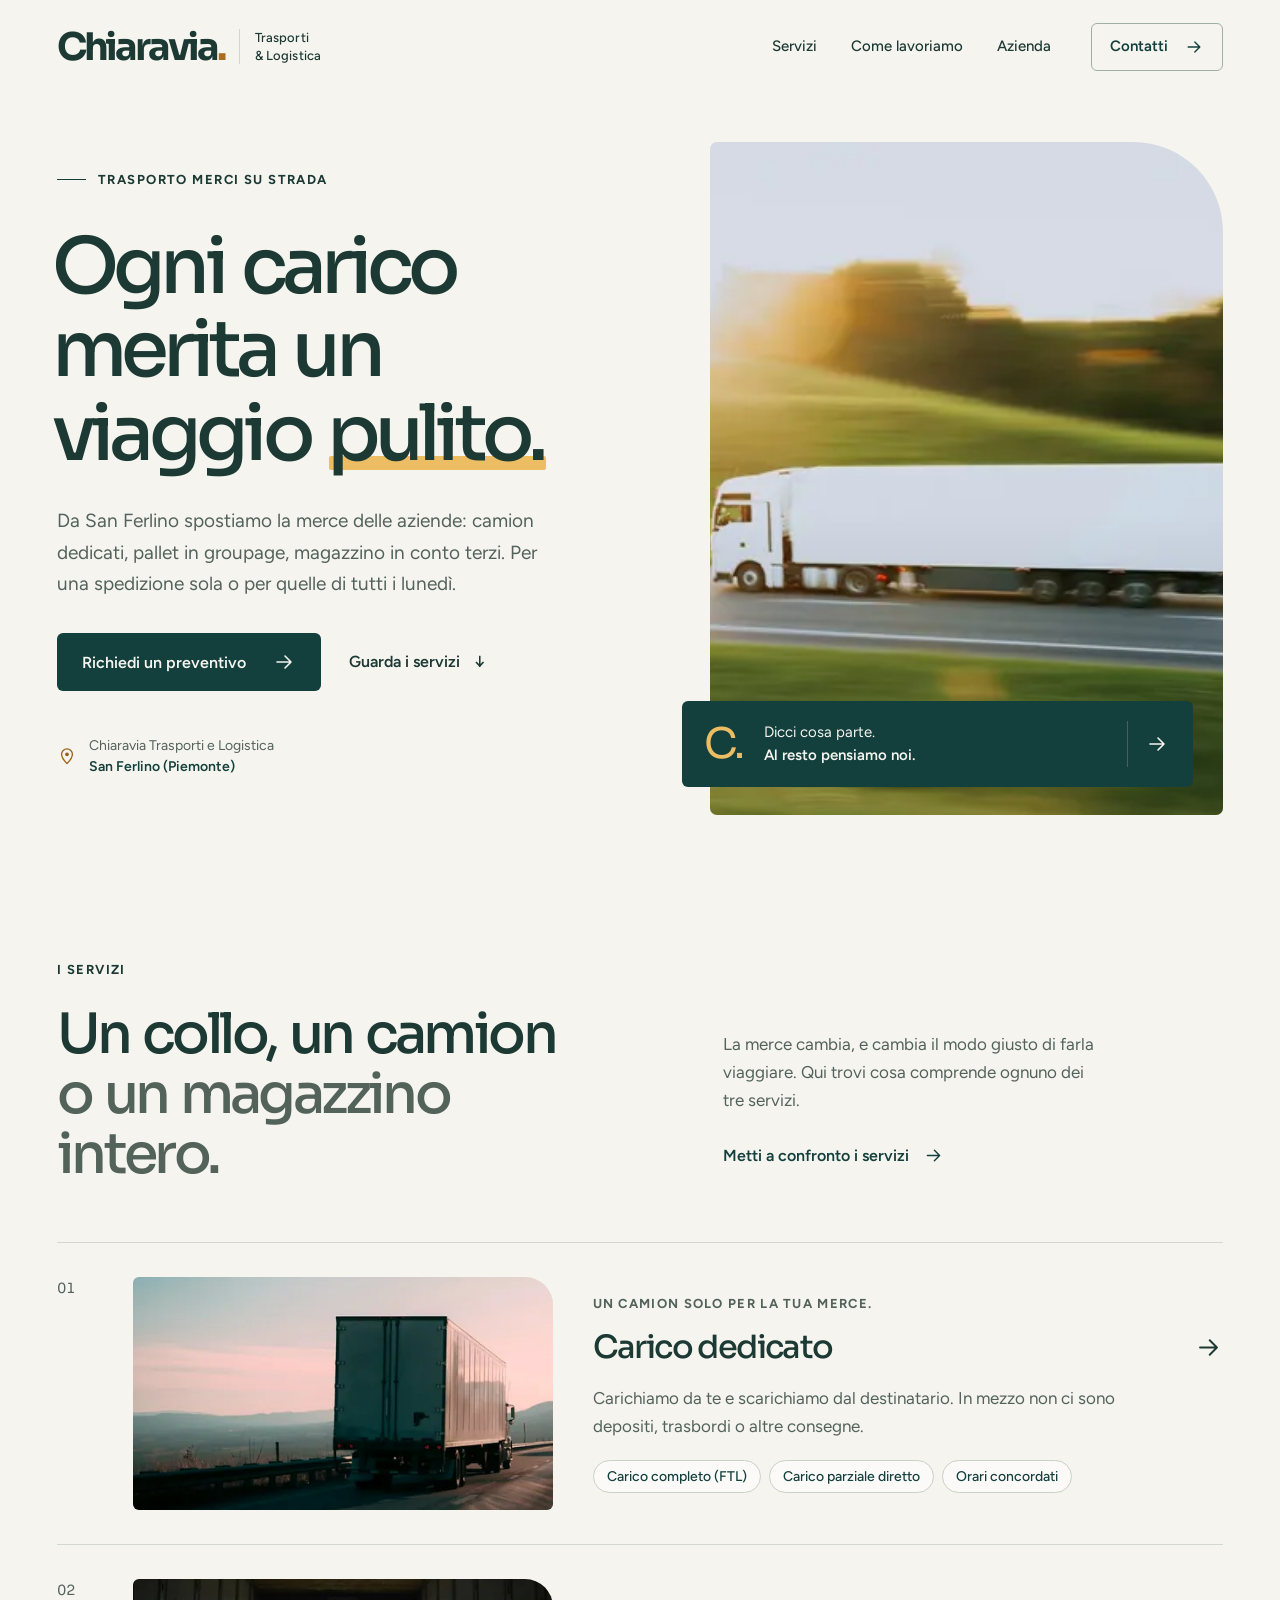
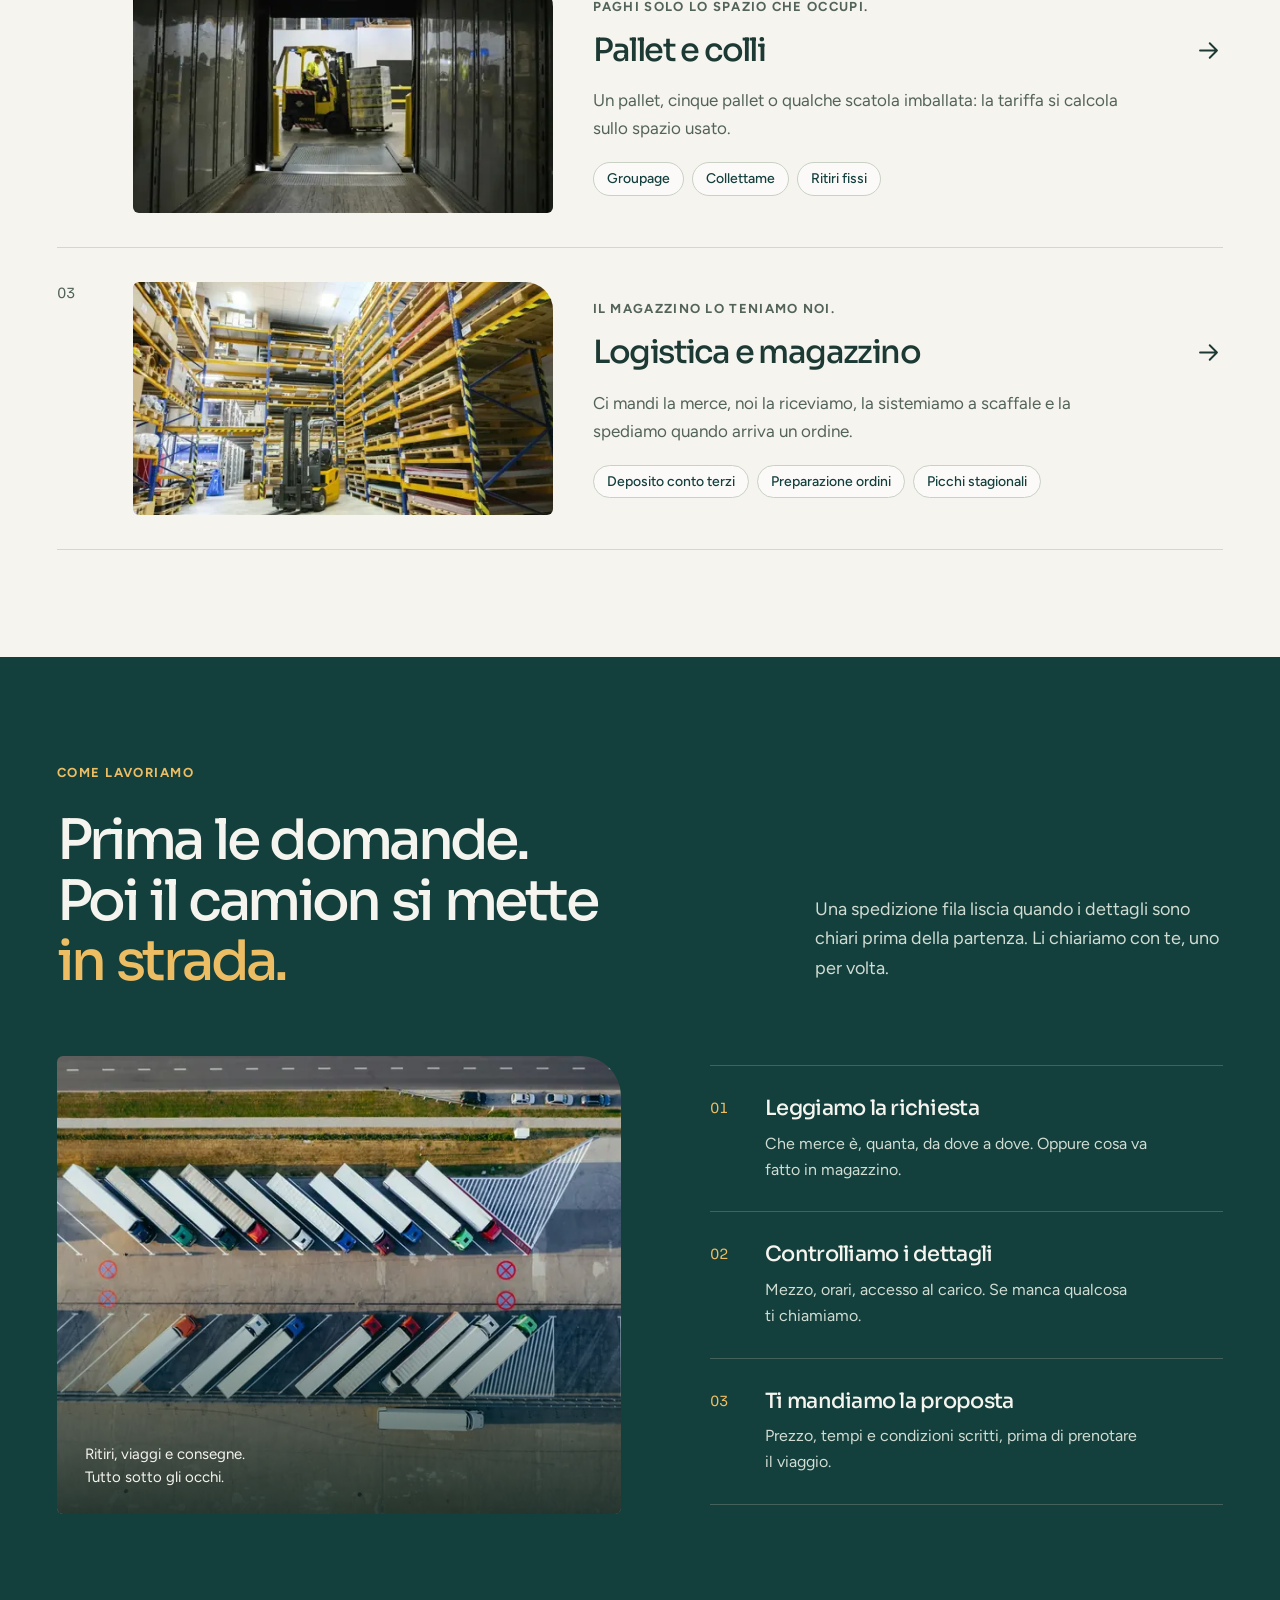
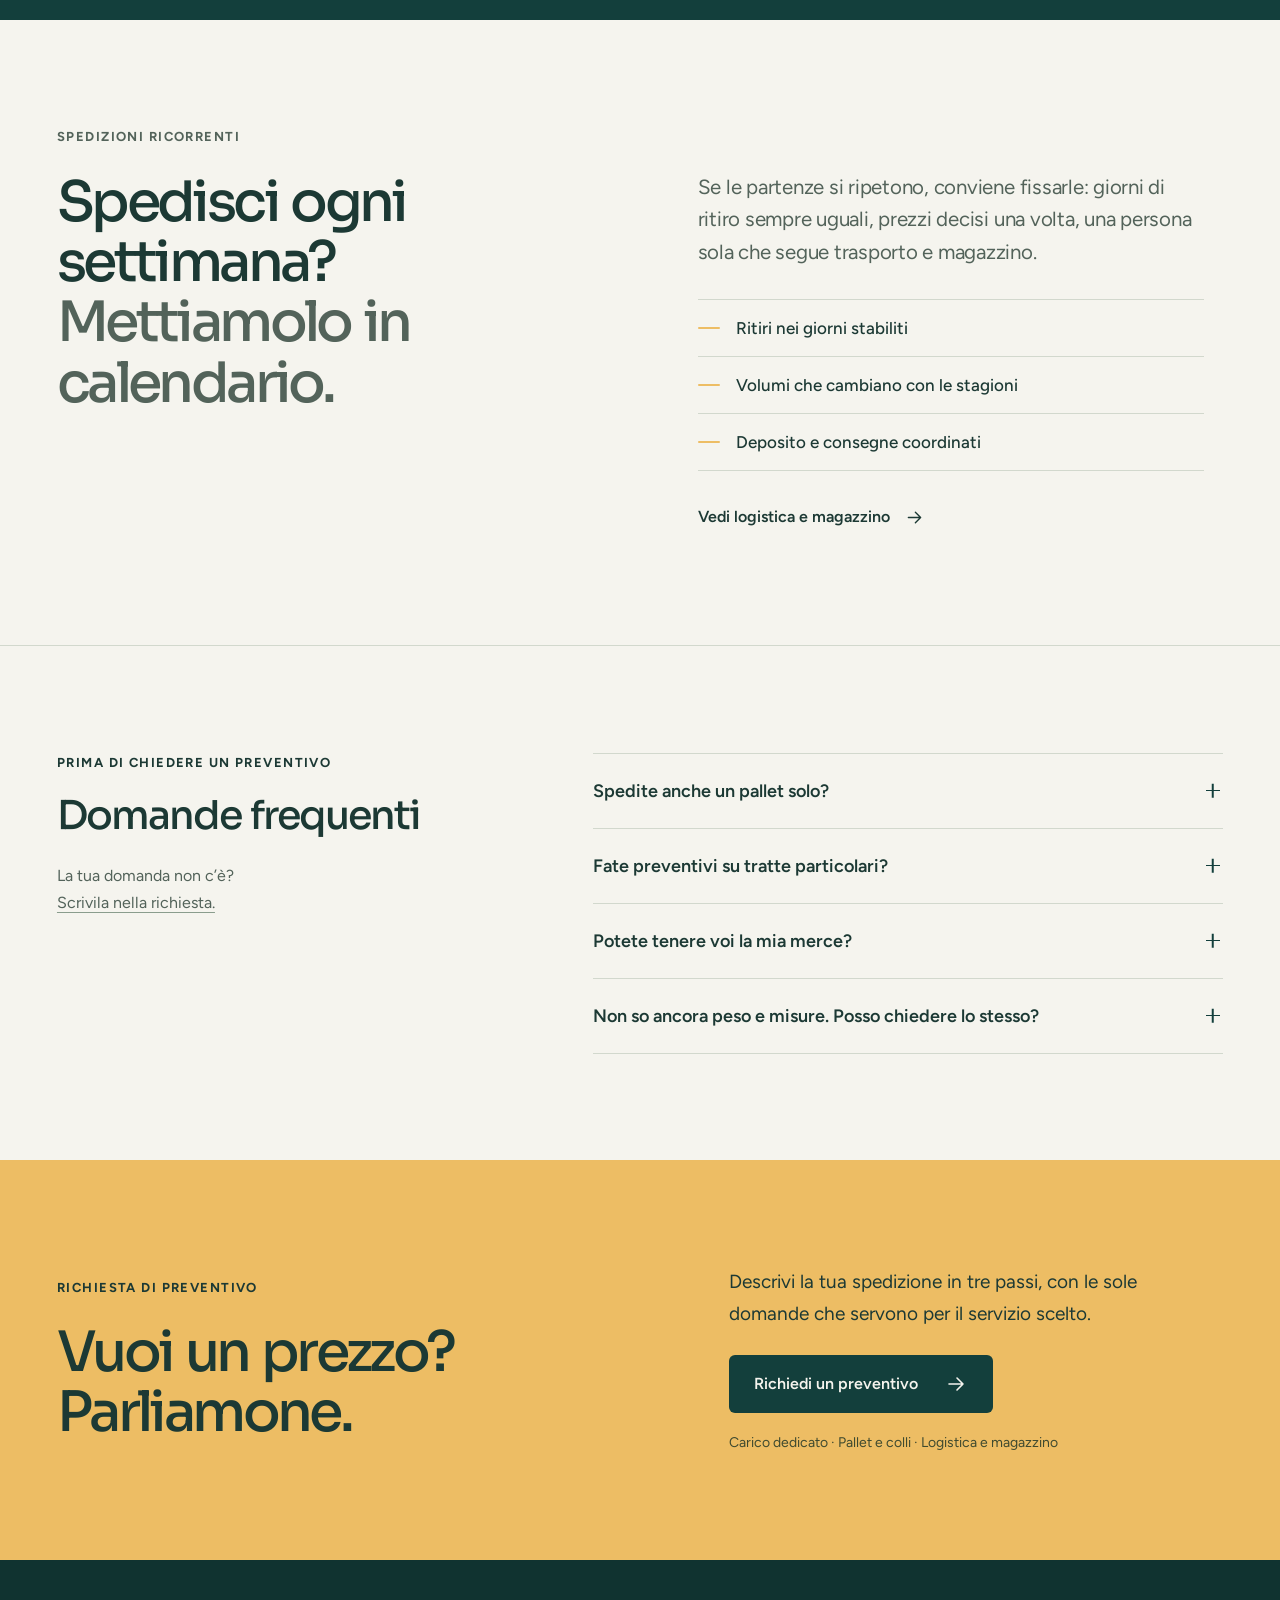
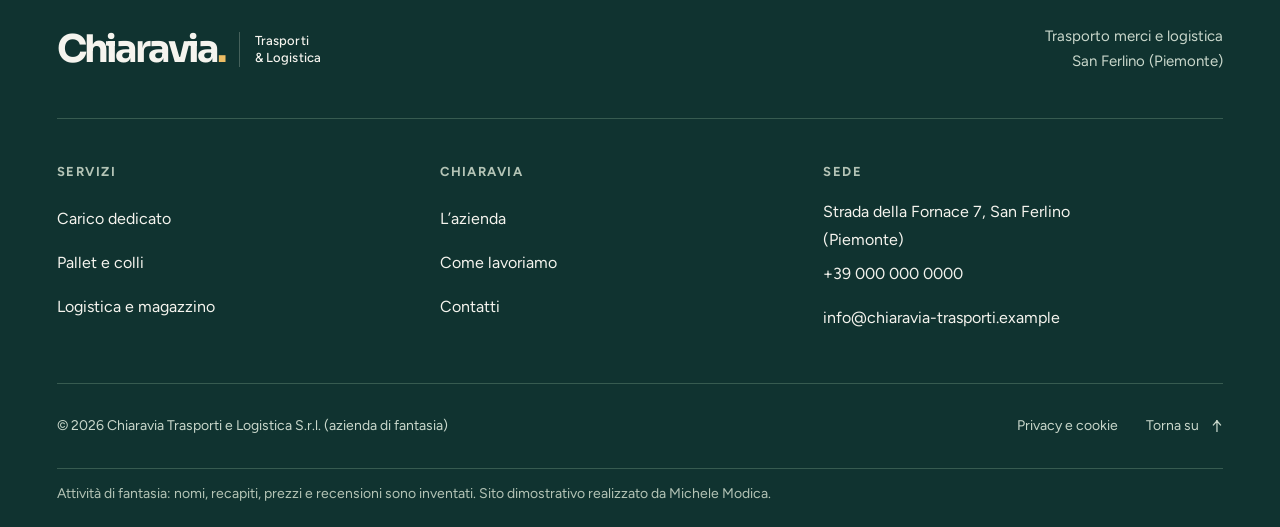
<file: index.html>
<!doctype html>
<html lang="it">
<head>
<meta charset="utf-8">
<meta name="viewport" content="width=device-width, initial-scale=1">
<title>Chiaravia Trasporti e Logistica — Trasporto merci e magazzino</title>
<meta name="description" content="Trasporto merci da San Ferlino: carico dedicato, pallet e colli in groupage, logistica e magazzino. Sito dimostrativo di un’azienda di fantasia.">
<meta name="robots" content="noindex, nofollow">
<meta name="theme-color" content="#133f3c">
<link rel="canonical" href="https://gxmich.github.io/chiaravia-trasporti-demo/">
<meta property="og:type" content="website">
<meta property="og:locale" content="it_IT">
<meta property="og:site_name" content="Chiaravia Trasporti e Logistica (demo)">
<meta property="og:title" content="Chiaravia Trasporti e Logistica — Trasporto merci e magazzino">
<meta property="og:description" content="Trasporto merci da San Ferlino: carico dedicato, pallet e colli in groupage, logistica e magazzino. Sito dimostrativo di un’azienda di fantasia.">
<meta property="og:url" content="https://gxmich.github.io/chiaravia-trasporti-demo/">
<meta property="og:image" content="https://gxmich.github.io/chiaravia-trasporti-demo/assets/og.jpg?v=8486ee86fc">
<meta property="og:image:alt" content="Chiaravia Trasporti e Logistica, sito dimostrativo di un’azienda di fantasia">
<meta property="og:image:width" content="1200">
<meta property="og:image:height" content="630">
<meta name="twitter:card" content="summary_large_image">
<link rel="icon" href="assets/favicon.png" type="image/png" sizes="128x128">
<link rel="apple-touch-icon" href="assets/apple-touch-icon.png" sizes="180x180">
<link rel="preload" href="assets/fonts/sora-latin.woff2" as="font" type="font/woff2" crossorigin>
<link rel="preload" href="assets/fonts/figtree-latin.woff2" as="font" type="font/woff2" crossorigin>
<link rel="stylesheet" href="assets/site.css?v=4a50c838eb">
<script type="application/ld+json">{"@context": "https://schema.org", "@type": "Organization", "name": "Chiaravia Trasporti e Logistica S.r.l. (azienda di fantasia)", "description": "Sito dimostrativo: azienda e dati inventati.", "url": "https://gxmich.github.io/chiaravia-trasporti-demo"}</script>
<script src="assets/site.js?v=f28a6508f5" defer></script>
</head>
<body class="page-home">
<a class="skip-link" href="#contenuto">Vai al contenuto</a>
<header class="site-header" data-header>
  <div class="header-inner container">
    <a class="brand-link" href="index.html" title="Torna alla home"><span class="brand"><span class="brand-name">Chiaravia<span class="brand-stop">.</span></span><span class="brand-detail">Trasporti<br>&amp; Logistica</span></span></a>
    <nav class="desktop-nav" aria-label="Navigazione principale"><a href="servizi.html">Servizi</a><a href="index.html#metodo">Come lavoriamo</a><a href="azienda.html">Azienda</a></nav><a class="button button-outline" href="contatti.html" data-header-cta><span>Contatti</span><svg class="arrow" viewBox="0 0 24 24" fill="none" aria-hidden="true"><path d="M5 12h14m-6-6 6 6-6 6" stroke="currentColor" stroke-width="1.6" stroke-linecap="round" stroke-linejoin="round"/></svg></a>
    <button class="menu-toggle" type="button" aria-expanded="false" aria-controls="mobile-menu" aria-label="Apri il menu" data-menu-toggle><span></span><span></span></button>
  </div>
</header>
<dialog class="mobile-menu" id="mobile-menu" aria-label="Navigazione" data-mobile-menu>
  <div class="mobile-menu-top"><span class="brand"><span class="brand-name">Chiaravia<span class="brand-stop">.</span></span><span class="brand-detail">Trasporti<br>&amp; Logistica</span></span><button class="menu-close" type="button" data-menu-close aria-label="Chiudi il menu">Chiudi <span aria-hidden="true">×</span></button></div>
  <p class="eyebrow">Trasporto merci e logistica</p>
  <nav aria-label="Navigazione mobile"><a href="index.html">Home<svg class="arrow" viewBox="0 0 24 24" fill="none" aria-hidden="true"><path d="M5 12h14m-6-6 6 6-6 6" stroke="currentColor" stroke-width="1.6" stroke-linecap="round" stroke-linejoin="round"/></svg></a><a href="servizi.html">Servizi<svg class="arrow" viewBox="0 0 24 24" fill="none" aria-hidden="true"><path d="M5 12h14m-6-6 6 6-6 6" stroke="currentColor" stroke-width="1.6" stroke-linecap="round" stroke-linejoin="round"/></svg></a><a href="index.html#metodo">Come lavoriamo<svg class="arrow" viewBox="0 0 24 24" fill="none" aria-hidden="true"><path d="M5 12h14m-6-6 6 6-6 6" stroke="currentColor" stroke-width="1.6" stroke-linecap="round" stroke-linejoin="round"/></svg></a><a href="azienda.html">Azienda<svg class="arrow" viewBox="0 0 24 24" fill="none" aria-hidden="true"><path d="M5 12h14m-6-6 6 6-6 6" stroke="currentColor" stroke-width="1.6" stroke-linecap="round" stroke-linejoin="round"/></svg></a><a href="contatti.html">Contatti<svg class="arrow" viewBox="0 0 24 24" fill="none" aria-hidden="true"><path d="M5 12h14m-6-6 6 6-6 6" stroke="currentColor" stroke-width="1.6" stroke-linecap="round" stroke-linejoin="round"/></svg></a></nav>
  <div class="mobile-menu-bottom"><span>Chiaravia Trasporti e Logistica<br>San Ferlino (Piemonte)</span><a class="button button-accent" href="contatti.html" ><span>Richiedi un preventivo</span><svg class="arrow" viewBox="0 0 24 24" fill="none" aria-hidden="true"><path d="M5 12h14m-6-6 6 6-6 6" stroke="currentColor" stroke-width="1.6" stroke-linecap="round" stroke-linejoin="round"/></svg></a></div>
</dialog><noscript><nav class="noscript-nav container" aria-label="Navigazione senza JavaScript"><a href="index.html">Home</a><a href="servizi.html">Servizi</a><a href="azienda.html">Azienda</a><a href="contatti.html">Contatti</a></nav></noscript>
<main id="contenuto" tabindex="-1">
<section class="home-hero">
  <div class="container hero-layout">
    <div class="hero-copy"><p class="eyebrow hero-kicker" data-entrance="0"><span class="eyebrow-line"></span>Trasporto merci su strada</p>
      <h1 class="display-xl" data-entrance="1">Ogni carico<br>merita un viaggio <span class="accent-word">pulito.</span></h1>
      <p class="hero-intro" data-entrance="2">Da San Ferlino spostiamo la merce delle aziende: camion dedicati, pallet in groupage, magazzino in conto terzi. Per una spedizione sola o per quelle di tutti i lunedì.</p>
      <div class="hero-actions" data-entrance="3"><a class="button button-primary" href="contatti.html" ><span>Richiedi un preventivo</span><svg class="arrow" viewBox="0 0 24 24" fill="none" aria-hidden="true"><path d="M5 12h14m-6-6 6 6-6 6" stroke="currentColor" stroke-width="1.6" stroke-linecap="round" stroke-linejoin="round"/></svg></a><a class="text-link" href="#servizi">Guarda i servizi <span aria-hidden="true">↓</span></a></div>
      <div class="hero-footnote" data-entrance="4"><svg class="pin" viewBox="0 0 24 24" fill="none" aria-hidden="true"><path d="M12 21s-6.5-6.1-6.5-11a6.5 6.5 0 0 1 13 0c0 4.9-6.5 11-6.5 11Z" stroke="currentColor" stroke-width="1.6" stroke-linejoin="round"/><circle cx="12" cy="10" r="2.3" fill="currentColor"/></svg><span>Chiaravia Trasporti e Logistica<br><strong>San Ferlino (Piemonte)</strong></span></div>
    </div>
    <figure class="hero-visual" data-entrance="2">
      <div class="hero-photo"><img class="" src="img/hero-camion.webp" srcset="img/hero-camion-480.webp 480w, img/hero-camion-720.webp 720w, img/hero-camion-900.webp 900w, img/hero-camion-1200.webp 1200w, img/hero-camion.webp 2000w" sizes="(max-width: 760px) calc(100vw - 40px), (min-width: 1560px) 650px, 42vw" width="2000" height="1174" alt="Un autoarticolato con semirimorchio furgonato percorre una strada extraurbana" fetchpriority="high" loading="eager" decoding="async"></div>
      <figcaption class="hero-image-caption"><span class="caption-index" aria-hidden="true">C.</span><span>Dicci cosa parte.<br><strong>Al resto pensiamo noi.</strong></span><a href="contatti.html" aria-label="Descrivi il tuo carico"><svg class="arrow" viewBox="0 0 24 24" fill="none" aria-hidden="true"><path d="M5 12h14m-6-6 6 6-6 6" stroke="currentColor" stroke-width="1.6" stroke-linecap="round" stroke-linejoin="round"/></svg></a></figcaption>
    </figure>
  </div>
</section>

<section class="services-section section" id="servizi" aria-labelledby="services-heading">
  <div class="container"><div class="section-heading"><div><p class="eyebrow">I servizi</p><h2 class="display-md" id="services-heading" data-reveal>Un collo, un camion<br><span class="muted">o un magazzino intero.</span></h2></div><div class="heading-aside"><p>La merce cambia, e cambia il modo giusto di farla viaggiare. Qui trovi cosa comprende ognuno dei tre servizi.</p><a class="text-link" href="servizi.html">Metti a confronto i servizi <svg class="arrow" viewBox="0 0 24 24" fill="none" aria-hidden="true"><path d="M5 12h14m-6-6 6 6-6 6" stroke="currentColor" stroke-width="1.6" stroke-linecap="round" stroke-linejoin="round"/></svg></a></div></div>
    <div class="service-list"><article class="service-row" data-reveal>
  <span class="service-number" aria-hidden="true">01</span>
  <a class="service-image" href="servizio-carico-dedicato.html" tabindex="-1" aria-hidden="true"><img class="" src="img/camion-strada.webp" srcset="img/camion-strada-480.webp 480w, img/camion-strada-720.webp 720w, img/camion-strada-900.webp 900w, img/camion-strada-1200.webp 1200w, img/camion-strada.webp 1560w" sizes="(max-width: 760px) calc(100vw - 72px), 34vw" width="1560" height="1600" alt="" loading="lazy" decoding="async" style="object-position:50% 58%"></a>
  <div class="service-description"><p class="eyebrow">Un camion solo per la tua merce.</p><h3><a href="servizio-carico-dedicato.html">Carico dedicato<svg class="arrow" viewBox="0 0 24 24" fill="none" aria-hidden="true"><path d="M5 12h14m-6-6 6 6-6 6" stroke="currentColor" stroke-width="1.6" stroke-linecap="round" stroke-linejoin="round"/></svg></a></h3><p>Carichiamo da te e scarichiamo dal destinatario. In mezzo non ci sono depositi, trasbordi o altre consegne.</p><ul class="text-tags"><li>Carico completo (FTL)</li><li>Carico parziale diretto</li><li>Orari concordati</li></ul></div>
</article><article class="service-row" data-reveal>
  <span class="service-number" aria-hidden="true">02</span>
  <a class="service-image" href="servizio-pallet-colli.html" tabindex="-1" aria-hidden="true"><img class="" src="img/carico-muletto.webp" srcset="img/carico-muletto-480.webp 480w, img/carico-muletto-720.webp 720w, img/carico-muletto-900.webp 900w, img/carico-muletto-1200.webp 1200w, img/carico-muletto.webp 2000w" sizes="(max-width: 760px) calc(100vw - 72px), 34vw" width="2000" height="1334" alt="" loading="lazy" decoding="async" style="object-position:50% 55%"></a>
  <div class="service-description"><p class="eyebrow">Paghi solo lo spazio che occupi.</p><h3><a href="servizio-pallet-colli.html">Pallet e colli<svg class="arrow" viewBox="0 0 24 24" fill="none" aria-hidden="true"><path d="M5 12h14m-6-6 6 6-6 6" stroke="currentColor" stroke-width="1.6" stroke-linecap="round" stroke-linejoin="round"/></svg></a></h3><p>Un pallet, cinque pallet o qualche scatola imballata: la tariffa si calcola sullo spazio usato.</p><ul class="text-tags"><li>Groupage</li><li>Collettame</li><li>Ritiri fissi</li></ul></div>
</article><article class="service-row" data-reveal>
  <span class="service-number" aria-hidden="true">03</span>
  <a class="service-image" href="servizio-logistica.html" tabindex="-1" aria-hidden="true"><img class="" src="img/magazzino-muletto.webp" srcset="img/magazzino-muletto-480.webp 480w, img/magazzino-muletto-720.webp 720w, img/magazzino-muletto-900.webp 900w, img/magazzino-muletto-1200.webp 1200w, img/magazzino-muletto.webp 2000w" sizes="(max-width: 760px) calc(100vw - 72px), 34vw" width="2000" height="1334" alt="" loading="lazy" decoding="async" style="object-position:50% 50%"></a>
  <div class="service-description"><p class="eyebrow">Il magazzino lo teniamo noi.</p><h3><a href="servizio-logistica.html">Logistica e magazzino<svg class="arrow" viewBox="0 0 24 24" fill="none" aria-hidden="true"><path d="M5 12h14m-6-6 6 6-6 6" stroke="currentColor" stroke-width="1.6" stroke-linecap="round" stroke-linejoin="round"/></svg></a></h3><p>Ci mandi la merce, noi la riceviamo, la sistemiamo a scaffale e la spediamo quando arriva un ordine.</p><ul class="text-tags"><li>Deposito conto terzi</li><li>Preparazione ordini</li><li>Picchi stagionali</li></ul></div>
</article></div>
  </div>
</section>

<section class="method-section section" id="metodo" aria-labelledby="method-heading"><div class="container">
  <div class="method-top"><div><p class="eyebrow">Come lavoriamo</p><h2 class="display-md" id="method-heading" data-reveal>Prima le domande.<br>Poi il camion si mette <span class="light-accent nowrap">in strada.</span></h2></div><p class="method-intro">Una spedizione fila liscia quando i dettagli sono chiari prima della partenza. Li chiariamo con te, uno per volta.</p></div>
  <div class="method-bottom"><figure class="method-photo" data-reveal><img class="" src="img/piazzale-aereo.webp" srcset="img/piazzale-aereo-480.webp 480w, img/piazzale-aereo-720.webp 720w, img/piazzale-aereo-900.webp 900w, img/piazzale-aereo-1200.webp 1200w, img/piazzale-aereo.webp 2000w" sizes="(max-width: 760px) calc(100vw - 48px), 44vw" width="2000" height="1333" alt="Vista dall’alto di semirimorchi parcheggiati in ordine in un piazzale logistico" loading="lazy" decoding="async"><figcaption>Ritiri, viaggi e consegne.<br>Tutto sotto gli occhi.</figcaption></figure>
    <ol class="process-list"><li data-reveal><span class="process-number">01</span><div><h3>Leggiamo la richiesta</h3><p>Che merce è, quanta, da dove a dove. Oppure cosa va fatto in magazzino.</p></div></li><li data-reveal><span class="process-number">02</span><div><h3>Controlliamo i dettagli</h3><p>Mezzo, orari, accesso al carico. Se manca qualcosa ti chiamiamo.</p></div></li><li data-reveal><span class="process-number">03</span><div><h3>Ti mandiamo la proposta</h3><p>Prezzo, tempi e condizioni scritti, prima di prenotare il viaggio.</p></div></li></ol>
  </div>
</div></section>

<section class="recurring-section section" aria-labelledby="recurring-heading"><div class="container recurring-layout"><div><p class="eyebrow">Spedizioni ricorrenti</p><h2 class="display-md" id="recurring-heading" data-reveal>Spedisci ogni settimana?<br><span class="muted">Mettiamolo in calendario.</span></h2></div><div class="recurring-copy"><p class="body-large">Se le partenze si ripetono, conviene fissarle: giorni di ritiro sempre uguali, prezzi decisi una volta, una persona sola che segue trasporto e magazzino.</p><ul class="recurring-points" data-reveal><li>Ritiri nei giorni stabiliti</li><li>Volumi che cambiano con le stagioni</li><li>Deposito e consegne coordinati</li></ul><a class="text-link" href="servizio-logistica.html">Vedi logistica e magazzino <svg class="arrow" viewBox="0 0 24 24" fill="none" aria-hidden="true"><path d="M5 12h14m-6-6 6 6-6 6" stroke="currentColor" stroke-width="1.6" stroke-linecap="round" stroke-linejoin="round"/></svg></a></div></div></section>

<section class="faq-section section" aria-labelledby="faq-heading"><div class="container faq-layout"><div><p class="eyebrow">Prima di chiedere un preventivo</p><h2 class="display-sm" id="faq-heading" data-reveal>Domande frequenti</h2><p>La tua domanda non c’è?<br><a class="inline-link" href="contatti.html?servizio=da-valutare">Scrivila nella richiesta.</a></p></div><div class="faq-list"><details><summary>Spedite anche un pallet solo?<span class="faq-toggle" aria-hidden="true"></span></summary><div class="faq-answer"><p>Sì. Con pallet e colli la merce viaggia in groupage con altre spedizioni e paghi lo spazio che occupa, anche se è un pallet solo.</p></div></details><details><summary>Fate preventivi su tratte particolari?<span class="faq-toggle" aria-hidden="true"></span></summary><div class="faq-answer"><p>Sì. Scrivi partenza, arrivo, merce e date. Ti rispondiamo con mezzo, tempi e prezzo del viaggio.</p></div></details><details><summary>Potete tenere voi la mia merce?<span class="faq-toggle" aria-hidden="true"></span></summary><div class="faq-answer"><p>Sì. Con la logistica in conto terzi la riceviamo, la teniamo a scaffale, prepariamo gli ordini e li spediamo.</p></div></details><details><summary>Non so ancora peso e misure. Posso chiedere lo stesso?<span class="faq-toggle" aria-hidden="true"></span></summary><div class="faq-answer"><p>Sì. Inserisci quello che sai e lascia vuoto il resto. Completiamo i dati insieme prima della proposta.</p></div></details></div></div></section>
<section class="contact-cta section"><div class="container cta-layout"><div><p class="eyebrow">Richiesta di preventivo</p><h2 class="display-md" data-reveal>Vuoi un prezzo?<br>Parliamone.</h2></div><div class="cta-content"><p>Descrivi la tua spedizione in tre passi, con le sole domande che servono per il servizio scelto.</p><a class="button button-accent" href="contatti.html" ><span>Richiedi un preventivo</span><svg class="arrow" viewBox="0 0 24 24" fill="none" aria-hidden="true"><path d="M5 12h14m-6-6 6 6-6 6" stroke="currentColor" stroke-width="1.6" stroke-linecap="round" stroke-linejoin="round"/></svg></a><span class="cta-note">Carico dedicato · Pallet e colli · Logistica e magazzino</span></div></div></section>
</main>
<footer class="site-footer">
  <div class="container">
    <div class="footer-top"><a class="brand-link" href="index.html" title="Torna alla home"><span class="brand"><span class="brand-name">Chiaravia<span class="brand-stop">.</span></span><span class="brand-detail">Trasporti<br>&amp; Logistica</span></span></a><p>Trasporto merci e logistica<br>San Ferlino (Piemonte)</p></div>
    <div class="footer-grid">
      <div><p class="footer-label">Servizi</p><a href="servizio-carico-dedicato.html">Carico dedicato</a><a href="servizio-pallet-colli.html">Pallet e colli</a><a href="servizio-logistica.html">Logistica e magazzino</a></div>
      <div><p class="footer-label">Chiaravia</p><a href="azienda.html">L’azienda</a><a href="index.html#metodo">Come lavoriamo</a><a href="contatti.html">Contatti</a></div>
      <div class="footer-contact"><p class="footer-label">Sede</p><address>Strada della Fornace 7, San Ferlino (Piemonte)</address><a href="tel:+390000000000">+39 000 000 0000</a><a href="mailto:info@chiaravia-trasporti.example">info@chiaravia-trasporti.example</a></div>
    </div>
    <div class="footer-bottom"><p>© <span data-year>2026</span> Chiaravia Trasporti e Logistica S.r.l. (azienda di fantasia)</p><a href="privacy.html">Privacy e cookie</a><a class="back-top" href="#contenuto">Torna su <span aria-hidden="true">↑</span></a></div>
    <p class="demo-disclosure">Attività di fantasia: nomi, recapiti, prezzi e recensioni sono inventati. Sito dimostrativo realizzato da <a href="https://www.modicamichele.it">Michele Modica</a>.</p>
  </div>
</footer>
<div class="mobile-action" data-mobile-action><span>Hai merce<br>da spedire?</span><a class="button button-primary" href="contatti.html" ><span>Richiedi un preventivo</span><svg class="arrow" viewBox="0 0 24 24" fill="none" aria-hidden="true"><path d="M5 12h14m-6-6 6 6-6 6" stroke="currentColor" stroke-width="1.6" stroke-linecap="round" stroke-linejoin="round"/></svg></a></div>
</body>
</html>
</file>
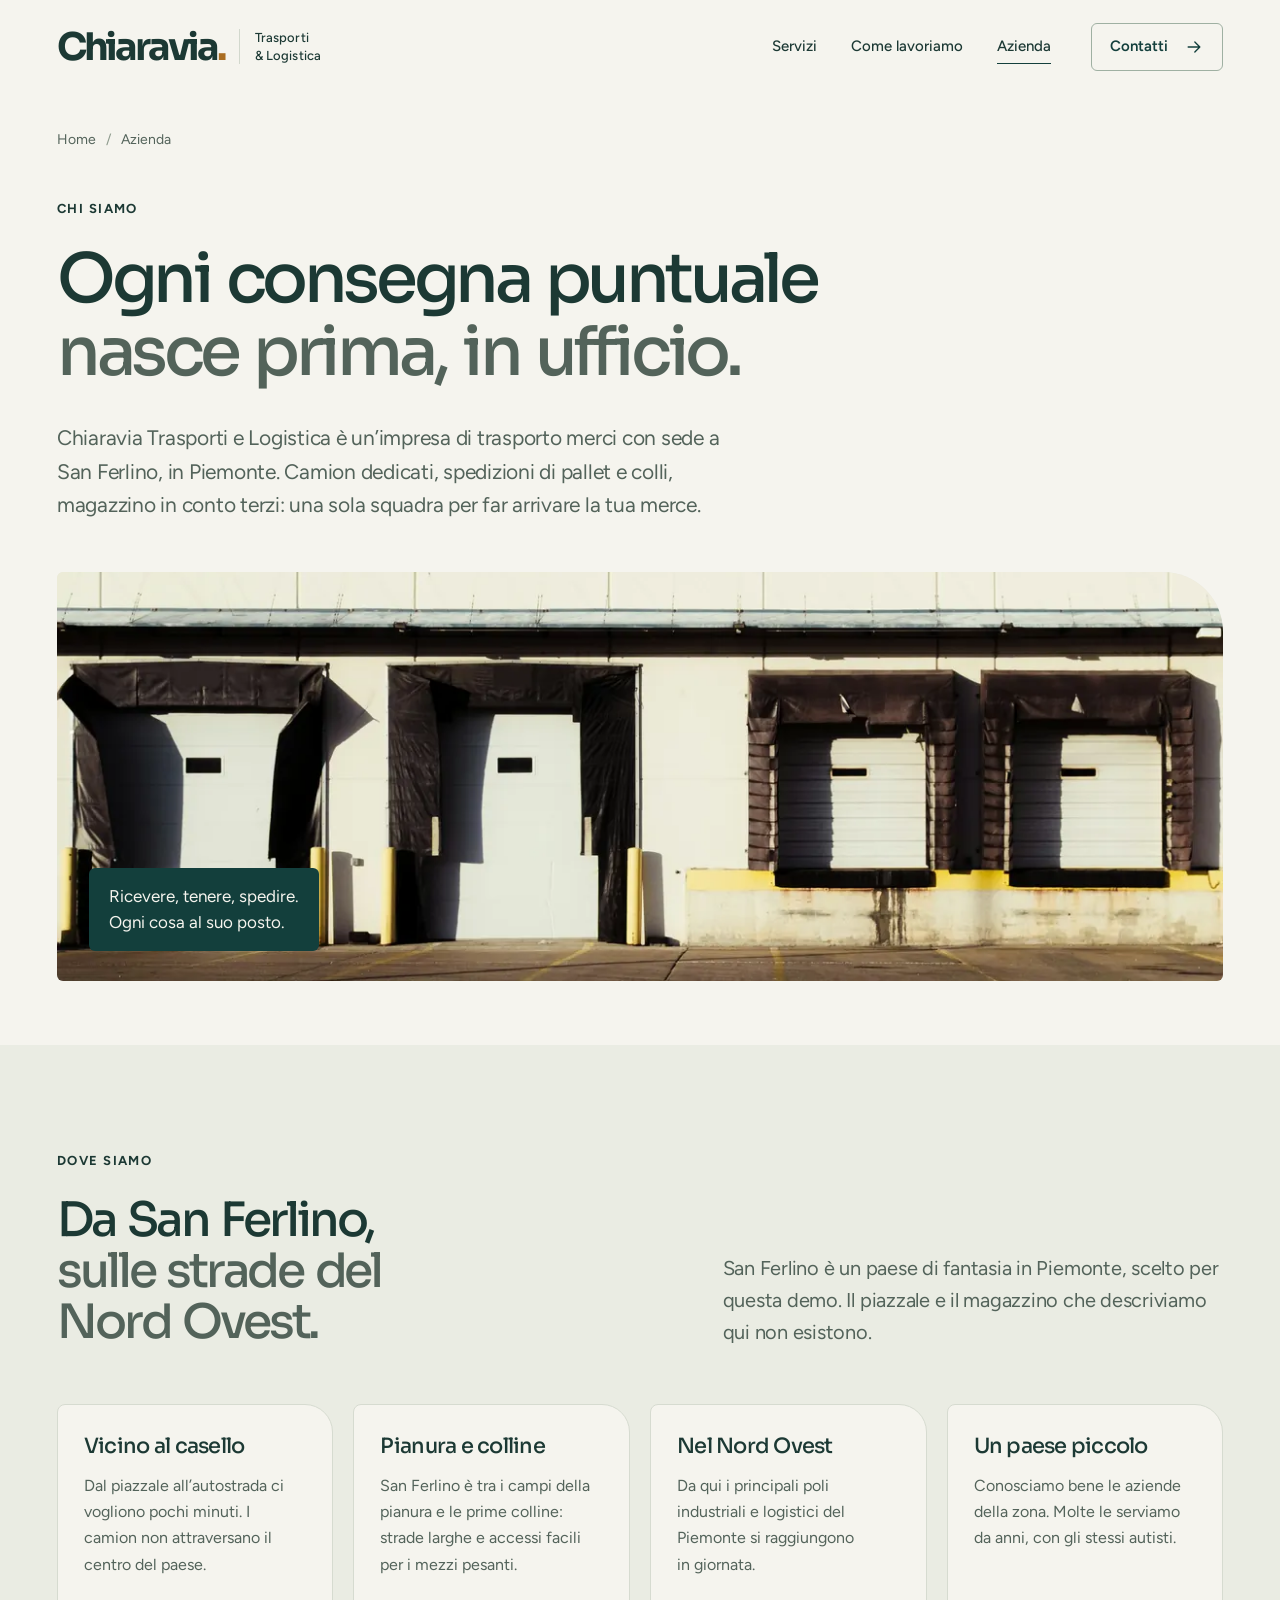
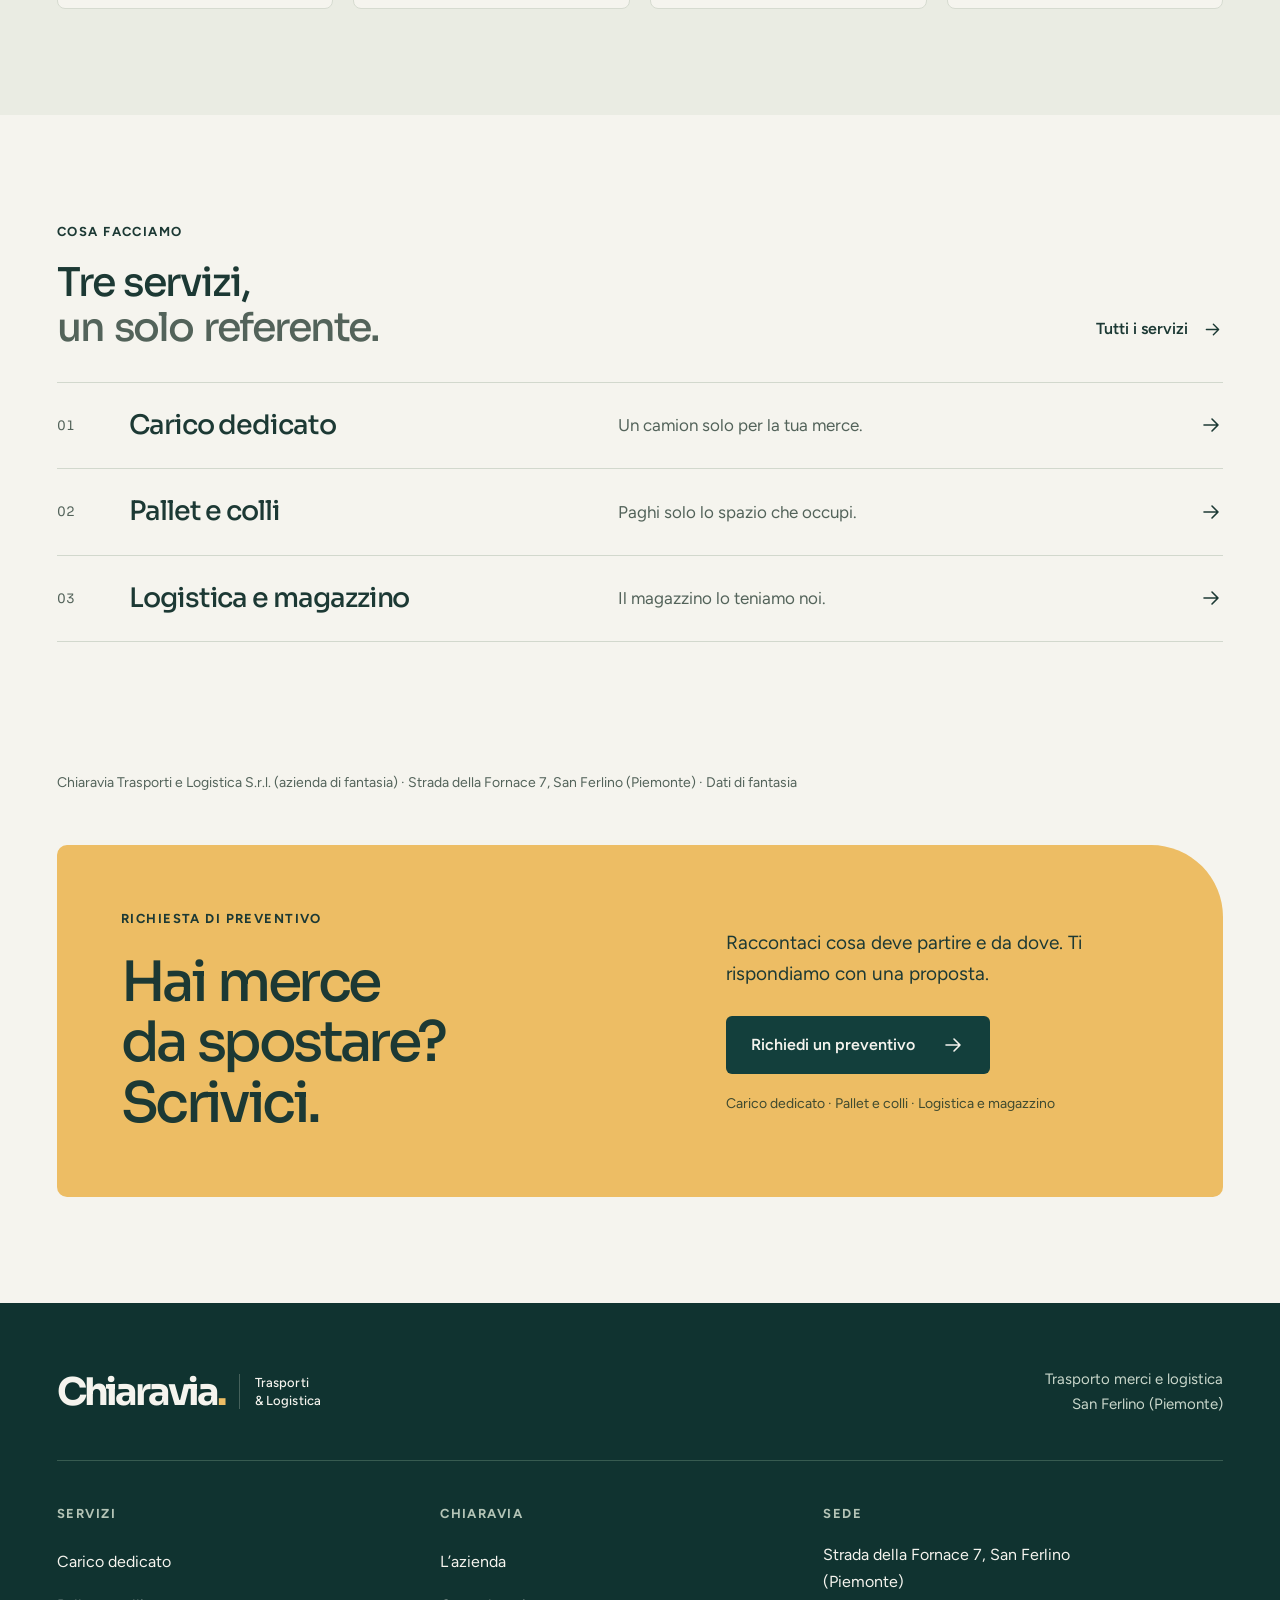
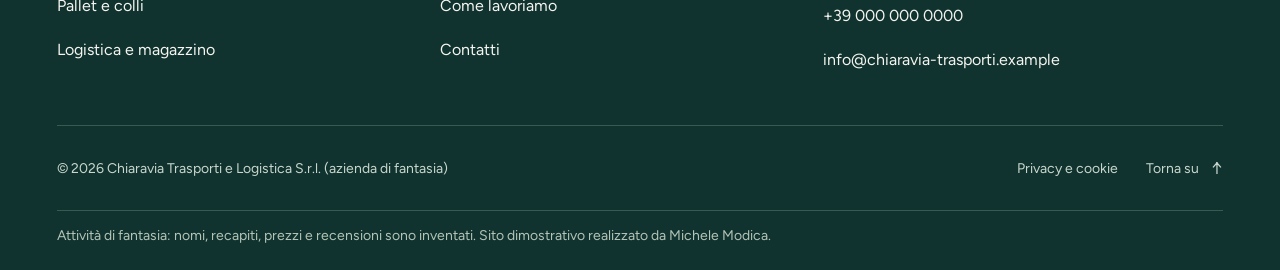
<file: azienda.html>
<!doctype html>
<html lang="it">
<head>
<meta charset="utf-8">
<meta name="viewport" content="width=device-width, initial-scale=1">
<title>L’azienda — Chiaravia Trasporti e Logistica</title>
<meta name="description" content="Chiaravia Trasporti e Logistica, impresa di trasporto merci e magazzino a San Ferlino. Azienda di fantasia per un sito dimostrativo.">
<meta name="robots" content="noindex, nofollow">
<meta name="theme-color" content="#133f3c">
<link rel="canonical" href="https://gxmich.github.io/chiaravia-trasporti-demo/azienda.html">
<meta property="og:type" content="website">
<meta property="og:locale" content="it_IT">
<meta property="og:site_name" content="Chiaravia Trasporti e Logistica (demo)">
<meta property="og:title" content="L’azienda — Chiaravia Trasporti e Logistica">
<meta property="og:description" content="Chiaravia Trasporti e Logistica, impresa di trasporto merci e magazzino a San Ferlino. Azienda di fantasia per un sito dimostrativo.">
<meta property="og:url" content="https://gxmich.github.io/chiaravia-trasporti-demo/azienda.html">
<meta property="og:image" content="https://gxmich.github.io/chiaravia-trasporti-demo/assets/og.jpg?v=8486ee86fc">
<meta property="og:image:alt" content="Chiaravia Trasporti e Logistica, sito dimostrativo di un’azienda di fantasia">
<meta property="og:image:width" content="1200">
<meta property="og:image:height" content="630">
<meta name="twitter:card" content="summary_large_image">
<link rel="icon" href="assets/favicon.png" type="image/png" sizes="128x128">
<link rel="apple-touch-icon" href="assets/apple-touch-icon.png" sizes="180x180">
<link rel="preload" href="assets/fonts/sora-latin.woff2" as="font" type="font/woff2" crossorigin>
<link rel="preload" href="assets/fonts/figtree-latin.woff2" as="font" type="font/woff2" crossorigin>
<link rel="stylesheet" href="assets/site.css?v=4a50c838eb">
<script type="application/ld+json">{"@context": "https://schema.org", "@type": "Organization", "name": "Chiaravia Trasporti e Logistica S.r.l. (azienda di fantasia)", "description": "Sito dimostrativo: azienda e dati inventati.", "url": "https://gxmich.github.io/chiaravia-trasporti-demo"}</script>
<script src="assets/site.js?v=f28a6508f5" defer></script>
</head>
<body class="">
<a class="skip-link" href="#contenuto">Vai al contenuto</a>
<header class="site-header" data-header>
  <div class="header-inner container">
    <a class="brand-link" href="index.html" title="Torna alla home"><span class="brand"><span class="brand-name">Chiaravia<span class="brand-stop">.</span></span><span class="brand-detail">Trasporti<br>&amp; Logistica</span></span></a>
    <nav class="desktop-nav" aria-label="Navigazione principale"><a href="servizi.html">Servizi</a><a href="index.html#metodo">Come lavoriamo</a><a href="azienda.html" aria-current="page">Azienda</a></nav><a class="button button-outline" href="contatti.html" data-header-cta><span>Contatti</span><svg class="arrow" viewBox="0 0 24 24" fill="none" aria-hidden="true"><path d="M5 12h14m-6-6 6 6-6 6" stroke="currentColor" stroke-width="1.6" stroke-linecap="round" stroke-linejoin="round"/></svg></a>
    <button class="menu-toggle" type="button" aria-expanded="false" aria-controls="mobile-menu" aria-label="Apri il menu" data-menu-toggle><span></span><span></span></button>
  </div>
</header>
<dialog class="mobile-menu" id="mobile-menu" aria-label="Navigazione" data-mobile-menu>
  <div class="mobile-menu-top"><span class="brand"><span class="brand-name">Chiaravia<span class="brand-stop">.</span></span><span class="brand-detail">Trasporti<br>&amp; Logistica</span></span><button class="menu-close" type="button" data-menu-close aria-label="Chiudi il menu">Chiudi <span aria-hidden="true">×</span></button></div>
  <p class="eyebrow">Trasporto merci e logistica</p>
  <nav aria-label="Navigazione mobile"><a href="index.html">Home<svg class="arrow" viewBox="0 0 24 24" fill="none" aria-hidden="true"><path d="M5 12h14m-6-6 6 6-6 6" stroke="currentColor" stroke-width="1.6" stroke-linecap="round" stroke-linejoin="round"/></svg></a><a href="servizi.html">Servizi<svg class="arrow" viewBox="0 0 24 24" fill="none" aria-hidden="true"><path d="M5 12h14m-6-6 6 6-6 6" stroke="currentColor" stroke-width="1.6" stroke-linecap="round" stroke-linejoin="round"/></svg></a><a href="index.html#metodo">Come lavoriamo<svg class="arrow" viewBox="0 0 24 24" fill="none" aria-hidden="true"><path d="M5 12h14m-6-6 6 6-6 6" stroke="currentColor" stroke-width="1.6" stroke-linecap="round" stroke-linejoin="round"/></svg></a><a href="azienda.html" aria-current="page">Azienda<svg class="arrow" viewBox="0 0 24 24" fill="none" aria-hidden="true"><path d="M5 12h14m-6-6 6 6-6 6" stroke="currentColor" stroke-width="1.6" stroke-linecap="round" stroke-linejoin="round"/></svg></a><a href="contatti.html">Contatti<svg class="arrow" viewBox="0 0 24 24" fill="none" aria-hidden="true"><path d="M5 12h14m-6-6 6 6-6 6" stroke="currentColor" stroke-width="1.6" stroke-linecap="round" stroke-linejoin="round"/></svg></a></nav>
  <div class="mobile-menu-bottom"><span>Chiaravia Trasporti e Logistica<br>San Ferlino (Piemonte)</span><a class="button button-accent" href="contatti.html" ><span>Richiedi un preventivo</span><svg class="arrow" viewBox="0 0 24 24" fill="none" aria-hidden="true"><path d="M5 12h14m-6-6 6 6-6 6" stroke="currentColor" stroke-width="1.6" stroke-linecap="round" stroke-linejoin="round"/></svg></a></div>
</dialog><noscript><nav class="noscript-nav container" aria-label="Navigazione senza JavaScript"><a href="index.html">Home</a><a href="servizi.html">Servizi</a><a href="azienda.html">Azienda</a><a href="contatti.html">Contatti</a></nav></noscript>
<main id="contenuto" tabindex="-1">
<section class="page-intro company-intro section"><div class="container"><nav class="breadcrumbs" aria-label="Percorso"><ol><li><a href="index.html">Home</a></li><li><span aria-current="page">Azienda</span></li></ol></nav><p class="eyebrow" data-entrance="0">Chi siamo</p><h1 class="display-lg" data-entrance="1">Ogni consegna puntuale<br><span class="muted">nasce&nbsp;prima, in ufficio.</span></h1><div class="company-intro-bottom"><p class="body-large" data-entrance="2">Chiaravia Trasporti e Logistica è un’impresa di trasporto merci con sede a San Ferlino, in Piemonte. Camion dedicati, spedizioni di pallet e colli, magazzino in conto terzi: una sola squadra per far arrivare la tua merce.</p></div><figure class="company-banner" data-entrance="3"><img class="" src="img/baie-carico.webp" srcset="img/baie-carico-480.webp 480w, img/baie-carico-720.webp 720w, img/baie-carico-900.webp 900w, img/baie-carico-1200.webp 1200w, img/baie-carico.webp 2000w" sizes="(max-width: 760px) calc(100vw - 48px), min(1432px, 100vw - 128px)" width="2000" height="1333" alt="Baie di carico di un edificio logistico" fetchpriority="high" loading="eager" decoding="async"><figcaption>Ricevere, tenere, spedire.<br>Ogni cosa al suo posto.</figcaption></figure></div></section>
<section class="territory-section section" aria-labelledby="territory-heading"><div class="container"><div class="section-heading"><div><p class="eyebrow">Dove siamo</p><h2 class="display-md" id="territory-heading" data-reveal>Da San Ferlino,<br><span class="muted">sulle strade del <span class="nowrap">Nord Ovest.</span></span></h2></div><p class="body-large">San Ferlino è un paese di fantasia in Piemonte, scelto per questa demo. Il piazzale e il magazzino che descriviamo qui non esistono.</p></div><div class="territory-grid"><article data-reveal><h3>Vicino al casello</h3><p>Dal piazzale all’autostrada ci vogliono pochi minuti. I camion non attraversano il centro del paese.</p></article><article data-reveal><h3>Pianura e colline</h3><p>San Ferlino è tra i campi della pianura e le prime colline: strade larghe e accessi facili per i mezzi pesanti.</p></article><article data-reveal><h3>Nel Nord Ovest</h3><p>Da qui i principali poli industriali e logistici del Piemonte si raggiungono in giornata.</p></article><article data-reveal><h3>Un paese piccolo</h3><p>Conosciamo bene le aziende della zona. Molte le serviamo da anni, con gli stessi autisti.</p></article></div></div></section>
<section class="company-services section" aria-labelledby="company-services-heading"><div class="container"><div class="related-heading"><div><p class="eyebrow">Cosa facciamo</p><h2 class="display-sm" id="company-services-heading">Tre servizi,<br><span class="muted">un solo referente.</span></h2></div><a class="text-link" href="servizi.html">Tutti i servizi <svg class="arrow" viewBox="0 0 24 24" fill="none" aria-hidden="true"><path d="M5 12h14m-6-6 6 6-6 6" stroke="currentColor" stroke-width="1.6" stroke-linecap="round" stroke-linejoin="round"/></svg></a></div><div class="company-service-list"><a href="servizio-carico-dedicato.html"><span class="small-index">01</span><span class="company-service-name">Carico dedicato</span><span class="company-service-copy">Un camion solo per la tua merce.</span><svg class="arrow" viewBox="0 0 24 24" fill="none" aria-hidden="true"><path d="M5 12h14m-6-6 6 6-6 6" stroke="currentColor" stroke-width="1.6" stroke-linecap="round" stroke-linejoin="round"/></svg></a><a href="servizio-pallet-colli.html"><span class="small-index">02</span><span class="company-service-name">Pallet e colli</span><span class="company-service-copy">Paghi solo lo spazio che occupi.</span><svg class="arrow" viewBox="0 0 24 24" fill="none" aria-hidden="true"><path d="M5 12h14m-6-6 6 6-6 6" stroke="currentColor" stroke-width="1.6" stroke-linecap="round" stroke-linejoin="round"/></svg></a><a href="servizio-logistica.html"><span class="small-index">03</span><span class="company-service-name">Logistica e magazzino</span><span class="company-service-copy">Il magazzino lo teniamo noi.</span><svg class="arrow" viewBox="0 0 24 24" fill="none" aria-hidden="true"><path d="M5 12h14m-6-6 6 6-6 6" stroke="currentColor" stroke-width="1.6" stroke-linecap="round" stroke-linejoin="round"/></svg></a></div></div></section>
<section class="company-data"><div class="container"><p>Chiaravia Trasporti e Logistica S.r.l. (azienda di fantasia) · Strada della Fornace 7, San Ferlino (Piemonte) · Dati di fantasia</p></div></section>
<section class="contact-cta section contact-cta-light"><div class="container"><div class="cta-layout cta-card"><div><p class="eyebrow">Richiesta di preventivo</p><h2 class="display-md" data-reveal>Hai merce da spostare?<br>Scrivici.</h2></div><div class="cta-content"><p>Raccontaci cosa deve partire e da dove. Ti rispondiamo con una proposta.</p><a class="button button-accent" href="contatti.html" ><span>Richiedi un preventivo</span><svg class="arrow" viewBox="0 0 24 24" fill="none" aria-hidden="true"><path d="M5 12h14m-6-6 6 6-6 6" stroke="currentColor" stroke-width="1.6" stroke-linecap="round" stroke-linejoin="round"/></svg></a><span class="cta-note">Carico dedicato · Pallet e colli · Logistica e magazzino</span></div></div></div></section>
</main>
<footer class="site-footer">
  <div class="container">
    <div class="footer-top"><a class="brand-link" href="index.html" title="Torna alla home"><span class="brand"><span class="brand-name">Chiaravia<span class="brand-stop">.</span></span><span class="brand-detail">Trasporti<br>&amp; Logistica</span></span></a><p>Trasporto merci e logistica<br>San Ferlino (Piemonte)</p></div>
    <div class="footer-grid">
      <div><p class="footer-label">Servizi</p><a href="servizio-carico-dedicato.html">Carico dedicato</a><a href="servizio-pallet-colli.html">Pallet e colli</a><a href="servizio-logistica.html">Logistica e magazzino</a></div>
      <div><p class="footer-label">Chiaravia</p><a href="azienda.html">L’azienda</a><a href="index.html#metodo">Come lavoriamo</a><a href="contatti.html">Contatti</a></div>
      <div class="footer-contact"><p class="footer-label">Sede</p><address>Strada della Fornace 7, San Ferlino (Piemonte)</address><a href="tel:+390000000000">+39 000 000 0000</a><a href="mailto:info@chiaravia-trasporti.example">info@chiaravia-trasporti.example</a></div>
    </div>
    <div class="footer-bottom"><p>© <span data-year>2026</span> Chiaravia Trasporti e Logistica S.r.l. (azienda di fantasia)</p><a href="privacy.html">Privacy e cookie</a><a class="back-top" href="#contenuto">Torna su <span aria-hidden="true">↑</span></a></div>
    <p class="demo-disclosure">Attività di fantasia: nomi, recapiti, prezzi e recensioni sono inventati. Sito dimostrativo realizzato da <a href="https://www.modicamichele.it">Michele Modica</a>.</p>
  </div>
</footer>
<div class="mobile-action" data-mobile-action><span>Hai merce<br>da spedire?</span><a class="button button-primary" href="contatti.html" ><span>Richiedi un preventivo</span><svg class="arrow" viewBox="0 0 24 24" fill="none" aria-hidden="true"><path d="M5 12h14m-6-6 6 6-6 6" stroke="currentColor" stroke-width="1.6" stroke-linecap="round" stroke-linejoin="round"/></svg></a></div>
</body>
</html>
</file>
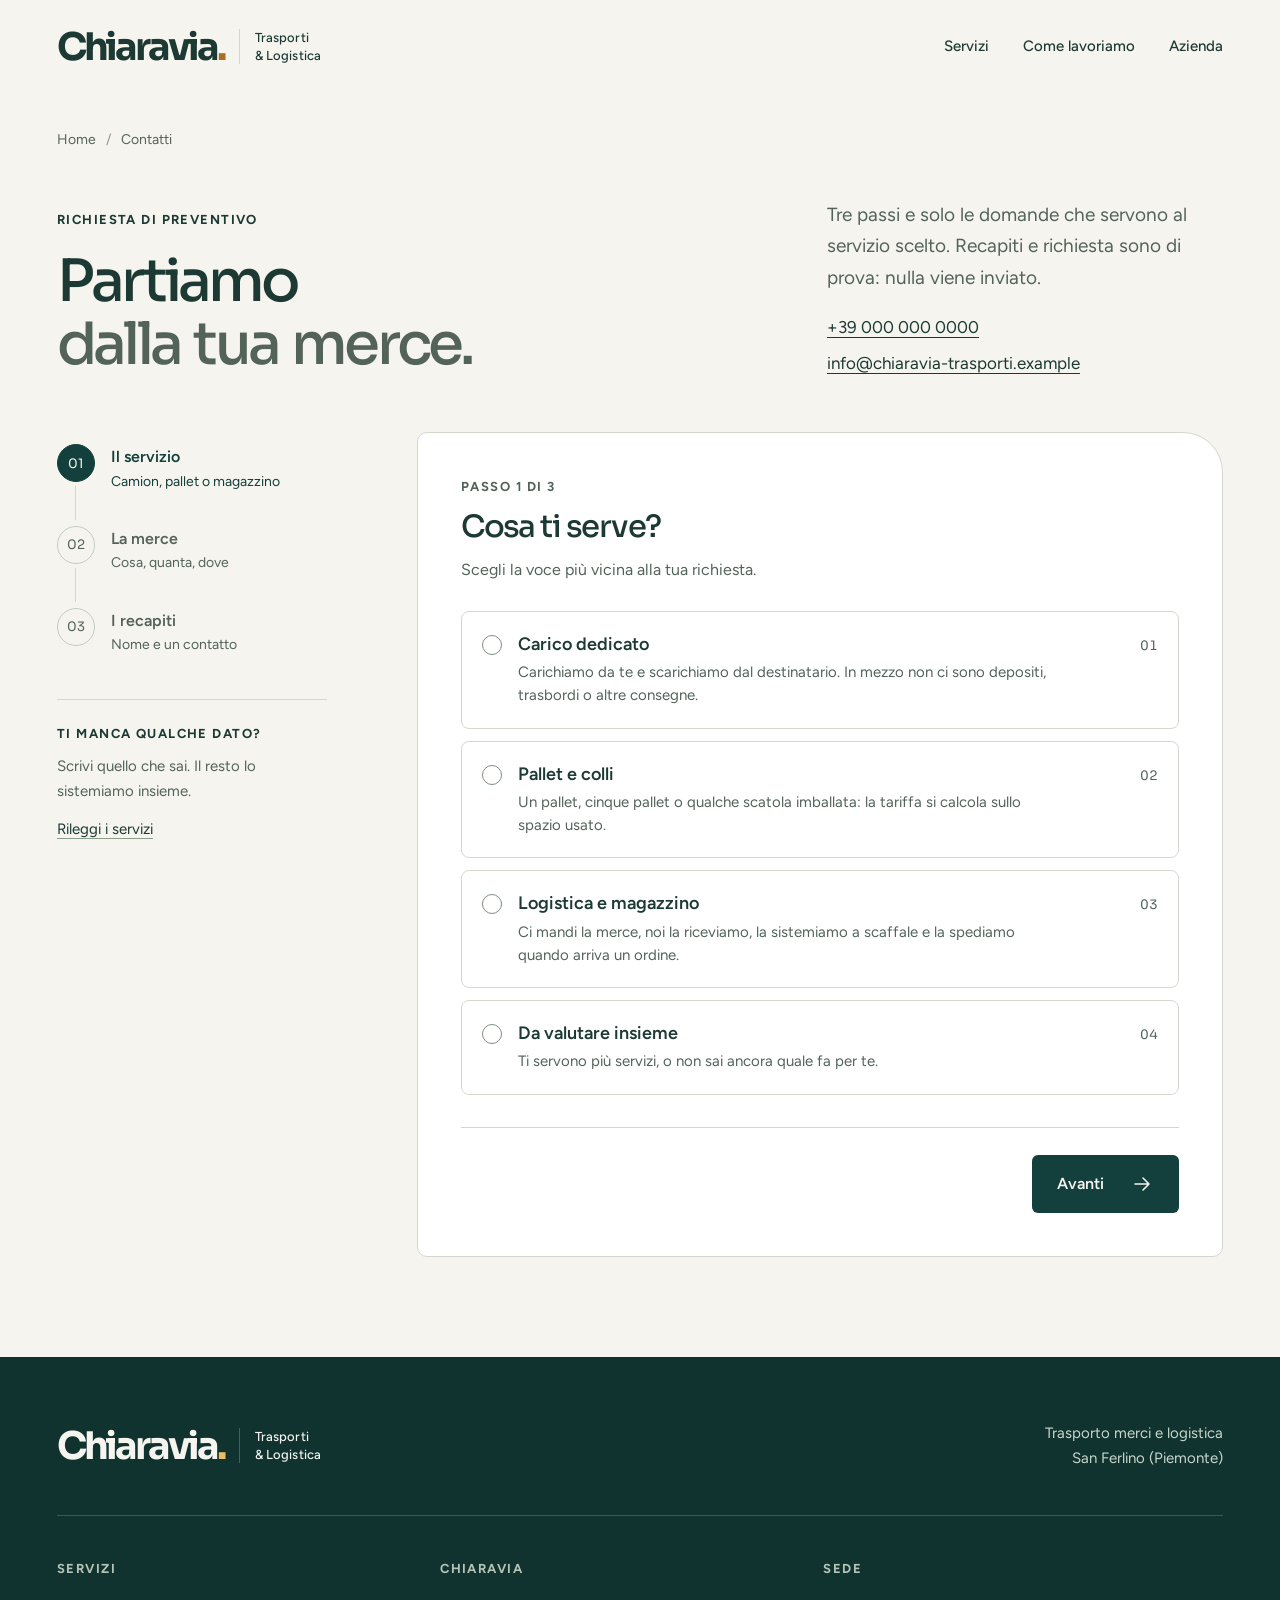
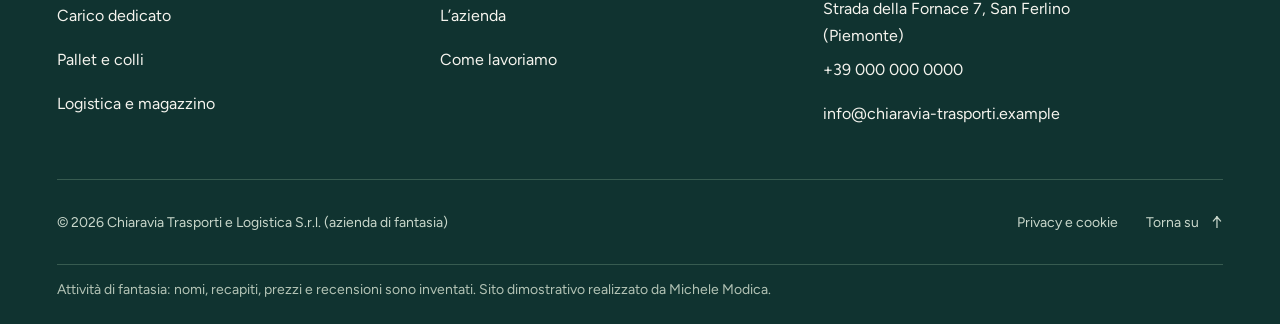
<file: contatti.html>
<!doctype html>
<html lang="it">
<head>
<meta charset="utf-8">
<meta name="viewport" content="width=device-width, initial-scale=1">
<title>Richiedi un preventivo — Chiaravia Trasporti e Logistica</title>
<meta name="description" content="Preventivo per carico dedicato, pallet e colli o logistica e magazzino: tre passi con le sole domande utili. Modulo dimostrativo, non invia dati.">
<meta name="robots" content="noindex, nofollow">
<meta name="theme-color" content="#133f3c">
<link rel="canonical" href="https://gxmich.github.io/chiaravia-trasporti-demo/contatti.html">
<meta property="og:type" content="website">
<meta property="og:locale" content="it_IT">
<meta property="og:site_name" content="Chiaravia Trasporti e Logistica (demo)">
<meta property="og:title" content="Richiedi un preventivo — Chiaravia Trasporti e Logistica">
<meta property="og:description" content="Preventivo per carico dedicato, pallet e colli o logistica e magazzino: tre passi con le sole domande utili. Modulo dimostrativo, non invia dati.">
<meta property="og:url" content="https://gxmich.github.io/chiaravia-trasporti-demo/contatti.html">
<meta property="og:image" content="https://gxmich.github.io/chiaravia-trasporti-demo/assets/og.jpg?v=8486ee86fc">
<meta property="og:image:alt" content="Chiaravia Trasporti e Logistica, sito dimostrativo di un’azienda di fantasia">
<meta property="og:image:width" content="1200">
<meta property="og:image:height" content="630">
<meta name="twitter:card" content="summary_large_image">
<link rel="icon" href="assets/favicon.png" type="image/png" sizes="128x128">
<link rel="apple-touch-icon" href="assets/apple-touch-icon.png" sizes="180x180">
<link rel="preload" href="assets/fonts/sora-latin.woff2" as="font" type="font/woff2" crossorigin>
<link rel="preload" href="assets/fonts/figtree-latin.woff2" as="font" type="font/woff2" crossorigin>
<link rel="stylesheet" href="assets/site.css?v=4a50c838eb">
<script type="application/ld+json">{"@context": "https://schema.org", "@type": "Organization", "name": "Chiaravia Trasporti e Logistica S.r.l. (azienda di fantasia)", "description": "Sito dimostrativo: azienda e dati inventati.", "url": "https://gxmich.github.io/chiaravia-trasporti-demo"}</script>
<script src="assets/site.js?v=f28a6508f5" defer></script>
</head>
<body class="page-contact">
<a class="skip-link" href="#contenuto">Vai al contenuto</a>
<header class="site-header" data-header>
  <div class="header-inner container">
    <a class="brand-link" href="index.html" title="Torna alla home"><span class="brand"><span class="brand-name">Chiaravia<span class="brand-stop">.</span></span><span class="brand-detail">Trasporti<br>&amp; Logistica</span></span></a>
    <nav class="desktop-nav" aria-label="Navigazione principale"><a href="servizi.html">Servizi</a><a href="index.html#metodo">Come lavoriamo</a><a href="azienda.html">Azienda</a></nav>
    <button class="menu-toggle" type="button" aria-expanded="false" aria-controls="mobile-menu" aria-label="Apri il menu" data-menu-toggle><span></span><span></span></button>
  </div>
</header>
<dialog class="mobile-menu" id="mobile-menu" aria-label="Navigazione" data-mobile-menu>
  <div class="mobile-menu-top"><span class="brand"><span class="brand-name">Chiaravia<span class="brand-stop">.</span></span><span class="brand-detail">Trasporti<br>&amp; Logistica</span></span><button class="menu-close" type="button" data-menu-close aria-label="Chiudi il menu">Chiudi <span aria-hidden="true">×</span></button></div>
  <p class="eyebrow">Trasporto merci e logistica</p>
  <nav aria-label="Navigazione mobile"><a href="index.html">Home<svg class="arrow" viewBox="0 0 24 24" fill="none" aria-hidden="true"><path d="M5 12h14m-6-6 6 6-6 6" stroke="currentColor" stroke-width="1.6" stroke-linecap="round" stroke-linejoin="round"/></svg></a><a href="servizi.html">Servizi<svg class="arrow" viewBox="0 0 24 24" fill="none" aria-hidden="true"><path d="M5 12h14m-6-6 6 6-6 6" stroke="currentColor" stroke-width="1.6" stroke-linecap="round" stroke-linejoin="round"/></svg></a><a href="index.html#metodo">Come lavoriamo<svg class="arrow" viewBox="0 0 24 24" fill="none" aria-hidden="true"><path d="M5 12h14m-6-6 6 6-6 6" stroke="currentColor" stroke-width="1.6" stroke-linecap="round" stroke-linejoin="round"/></svg></a><a href="azienda.html">Azienda<svg class="arrow" viewBox="0 0 24 24" fill="none" aria-hidden="true"><path d="M5 12h14m-6-6 6 6-6 6" stroke="currentColor" stroke-width="1.6" stroke-linecap="round" stroke-linejoin="round"/></svg></a><a href="contatti.html" aria-current="page">Contatti<svg class="arrow" viewBox="0 0 24 24" fill="none" aria-hidden="true"><path d="M5 12h14m-6-6 6 6-6 6" stroke="currentColor" stroke-width="1.6" stroke-linecap="round" stroke-linejoin="round"/></svg></a></nav>
  <div class="mobile-menu-bottom"><span>Chiaravia Trasporti e Logistica<br>San Ferlino (Piemonte)</span></div>
</dialog><noscript><nav class="noscript-nav container" aria-label="Navigazione senza JavaScript"><a href="index.html">Home</a><a href="servizi.html">Servizi</a><a href="azienda.html">Azienda</a><a href="contatti.html">Contatti</a></nav></noscript>
<main id="contenuto" tabindex="-1">
<section class="contact-intro"><div class="container"><nav class="breadcrumbs" aria-label="Percorso"><ol><li><a href="index.html">Home</a></li><li><span aria-current="page">Contatti</span></li></ol></nav><div class="contact-intro-layout"><div><p class="eyebrow" data-entrance="0">Richiesta di preventivo</p><h1 class="display-lg" data-entrance="1">Partiamo<br><span class="muted">dalla tua merce.</span></h1></div><div class="contact-intro-note"><p>Tre passi e solo le domande che servono al servizio scelto. Recapiti e richiesta sono di prova: nulla viene inviato.</p><div class="direct-contacts"><a href="tel:+390000000000">+39 000 000 0000</a><a href="mailto:info@chiaravia-trasporti.example">info@chiaravia-trasporti.example</a></div></div></div></div></section>

<section class="quote-section"><div class="container quote-layout">
  <aside class="quote-sidebar"><ol class="quote-progress" aria-label="Passaggi della richiesta"><li data-progress="0"><span>01</span><div><strong>Il servizio</strong><small>Camion, pallet o magazzino</small></div></li><li data-progress="1"><span>02</span><div><strong>La merce</strong><small>Cosa, quanta, dove</small></div></li><li data-progress="2"><span>03</span><div><strong>I recapiti</strong><small>Nome e un contatto</small></div></li></ol><div class="quote-help"><p class="eyebrow">Ti manca qualche dato?</p><p>Scrivi quello che sai. Il resto lo sistemiamo insieme.</p><a class="inline-link" href="servizi.html">Rileggi i servizi</a></div></aside>
  <div class="quote-main"><noscript><p class="noscript-message">Il modulo guidato funziona con JavaScript attivo. Le informazioni sui servizi restano consultabili nelle pagine dedicate.</p></noscript>
    <form class="quote-form" data-quote-form aria-label="Richiesta di preventivo">
      <p class="form-error-summary" role="alert" data-errors hidden></p>
      <p class="step-announcement sr-only" aria-live="polite" data-step-announcement></p>
      <fieldset class="quote-step" data-step="0" disabled><legend class="sr-only">Scegli un servizio</legend><div class="step-heading"><p class="eyebrow">Passo 1 di 3</p><h2 tabindex="-1">Cosa ti serve?</h2><p>Scegli la voce più vicina alla tua richiesta.</p></div><div class="service-choices"><label class="service-choice"><input type="radio" name="servizio" value="carico-dedicato" required><span class="choice-indicator" aria-hidden="true"></span><span><strong>Carico dedicato</strong><small>Carichiamo da te e scarichiamo dal destinatario. In mezzo non ci sono depositi, trasbordi o altre consegne.</small></span><span class="small-index" aria-hidden="true">01</span></label><label class="service-choice"><input type="radio" name="servizio" value="pallet-colli" required><span class="choice-indicator" aria-hidden="true"></span><span><strong>Pallet e colli</strong><small>Un pallet, cinque pallet o qualche scatola imballata: la tariffa si calcola sullo spazio usato.</small></span><span class="small-index" aria-hidden="true">02</span></label><label class="service-choice"><input type="radio" name="servizio" value="logistica" required><span class="choice-indicator" aria-hidden="true"></span><span><strong>Logistica e magazzino</strong><small>Ci mandi la merce, noi la riceviamo, la sistemiamo a scaffale e la spediamo quando arriva un ordine.</small></span><span class="small-index" aria-hidden="true">03</span></label><label class="service-choice"><input type="radio" name="servizio" value="da-valutare" required><span class="choice-indicator" aria-hidden="true"></span><span><strong>Da valutare insieme</strong><small>Ti servono più servizi, o non sai ancora quale fa per te.</small></span><span class="small-index" aria-hidden="true">04</span></label></div><p class="field-error" id="service-error" hidden>Scegli un servizio per andare avanti.</p></fieldset>
      <fieldset class="quote-step" data-step="1" hidden disabled><legend class="sr-only">Descrivi la merce</legend><div class="step-heading"><p class="eyebrow">Passo 2 di 3</p><h2 tabindex="-1" data-detail-heading>Raccontaci la merce.</h2><p>I campi con * sono obbligatori. Gli altri rendono la proposta più precisa.</p></div>
        <div class="field"><label for="f-merce">Cosa deve partire? <span class=required-mark>*</span></label><textarea id="f-merce" name="merce" aria-describedby="f-merce-error" required  rows="4" maxlength="2000" placeholder="Es. 4 pallet di vasetti in vetro, oppure un macchinario in cassa di legno."></textarea><p class="field-error" id="f-merce-error" hidden></p></div>
        <div data-fields-for="transport"><div class="field-grid"><div class="field"><label for="f-da">Partenza <span class=required-mark>*</span></label><input id="f-da" name="da" aria-describedby="f-da-error" required autocomplete="off" type="text" maxlength="180" placeholder="Città o CAP"><p class="field-error" id="f-da-error" hidden></p></div><div class="field"><label for="f-a">Destinazione <span class=required-mark>*</span></label><input id="f-a" name="a" aria-describedby="f-a-error" required autocomplete="off" type="text" maxlength="180" placeholder="Città o CAP"><p class="field-error" id="f-a-error" hidden></p></div><div class="field"><label for="f-quantita">Quantità <span class=required-mark>*</span></label><input id="f-quantita" name="quantita" aria-describedby="f-quantita-error" required  type="text" maxlength="180" placeholder="Es. 6 pallet o 30 colli"><p class="field-error" id="f-quantita-error" hidden></p></div><div class="field"><label for="f-peso">Peso totale <span class=optional>(facoltativo)</span></label><input id="f-peso" name="peso" aria-describedby="f-peso-error"  type="text" maxlength="180" placeholder="Es. circa 1.500 kg"><p class="field-error" id="f-peso-error" hidden></p></div></div><div class="field-grid"><div class="field"><label for="f-dimensioni">Misure <span class=optional>(facoltativo)</span></label><input id="f-dimensioni" name="dimensioni" aria-describedby="f-dimensioni-error"  type="text" maxlength="180" placeholder="Es. 120 × 80 × 140 cm a pallet"><p class="field-error" id="f-dimensioni-error" hidden></p></div><div class="field"><label for="f-data">Data di partenza <span class=optional>(facoltativo)</span></label><input id="f-data" name="data" aria-describedby="f-data-error f-data-hint"  type="date" placeholder="gg/mm/aaaa"><p class=field-hint id=f-data-hint>Se la data non è ancora decisa, lascia vuoto.</p><p class="field-error" id="f-data-error" hidden></p></div></div><div class="field"><label for="f-frequenza">Ogni quanto <span class=optional>(facoltativo)</span></label><select id="f-frequenza" name="frequenza" aria-describedby="f-frequenza-error" ><option value="">Da definire</option><option value="singola">Una volta sola</option><option value="settimanale">Ogni settimana</option><option value="mensile">Ogni mese</option><option value="ricorrente">Con un’altra cadenza</option></select><p class="field-error" id="f-frequenza-error" hidden></p></div></div>
        <div data-fields-for="logistics"><div class="field-grid"><div class="field"><label for="f-attivita">Cosa facciamo in magazzino <span class=required-mark>*</span></label><select id="f-attivita" name="attivita" aria-describedby="f-attivita-error" required ><option value="">Scegli un’attività</option><option value="stoccaggio">Deposito in conto terzi</option><option value="preparazione">Preparazione ordini</option><option value="movimentazione">Ricevimento e movimentazione</option><option value="flusso">Deposito e spedizioni insieme</option><option value="da-definire">Da decidere insieme</option></select><p class="field-error" id="f-attivita-error" hidden></p></div><div class="field"><label for="f-volumi">Volumi di massima <span class=optional>(facoltativo)</span></label><input id="f-volumi" name="volumi" aria-describedby="f-volumi-error"  type="text" maxlength="180" placeholder="Es. circa 40 pallet al mese"><p class="field-error" id="f-volumi-error" hidden></p></div><div class="field"><label for="f-cadenza">Entrate e uscite <span class=optional>(facoltativo)</span></label><select id="f-cadenza" name="cadenza" aria-describedby="f-cadenza-error" ><option value="">Da definire</option><option value="giornaliera">Ogni giorno</option><option value="settimanale">Ogni settimana</option><option value="mensile">Ogni mese</option><option value="variabile">Variabile o stagionale</option></select><p class="field-error" id="f-cadenza-error" hidden></p></div><div class="field"><label for="f-avvio">Quando partire <span class=optional>(facoltativo)</span></label><input id="f-avvio" name="avvio" aria-describedby="f-avvio-error"  type="text" maxlength="180" placeholder="Es. da marzo, oppure da concordare"><p class="field-error" id="f-avvio-error" hidden></p></div></div></div>
        <div data-fields-for="unsure"><div class="field"><label for="f-contesto">Cosa vuoi organizzare? <span class=optional>(facoltativo)</span></label><input id="f-contesto" name="contesto" aria-describedby="f-contesto-error f-contesto-hint"  type="text" maxlength="180" placeholder="Es. una nuova linea di consegne o spedizioni fisse"><p class=field-hint id=f-contesto-hint>Puoi scrivere tratte, quantità o attività da valutare.</p><p class="field-error" id="f-contesto-error" hidden></p></div></div>
      </fieldset>
      <fieldset class="quote-step" data-step="2" hidden disabled><legend class="sr-only">Aggiungi i tuoi recapiti</legend><div class="step-heading"><p class="eyebrow">Passo 3 di 3</p><h2 tabindex="-1">A chi rispondiamo?</h2><p>Servono il tuo nome e un recapito, email o telefono.</p></div><div class="field-grid"><div class="field"><label for="f-nome">Nome e cognome <span class=required-mark>*</span></label><input id="f-nome" name="nome" aria-describedby="f-nome-error" required autocomplete="name" type="text" maxlength="180" placeholder=""><p class="field-error" id="f-nome-error" hidden></p></div><div class="field"><label for="f-azienda">Azienda <span class=optional>(facoltativo)</span></label><input id="f-azienda" name="azienda" aria-describedby="f-azienda-error" autocomplete="organization" type="text" maxlength="180" placeholder=""><p class="field-error" id="f-azienda-error" hidden></p></div><div class="field"><label for="f-email">Email <span class=optional>(o telefono)</span></label><input id="f-email" name="email" aria-describedby="f-email-error" autocomplete="email" type="email" maxlength="254" placeholder="nome@azienda.it"><p class="field-error" id="f-email-error" hidden></p></div><div class="field"><label for="f-telefono">Telefono <span class=optional>(o email)</span></label><input id="f-telefono" name="telefono" aria-describedby="f-telefono-error" autocomplete="tel" inputmode="tel" type="tel" maxlength="180" placeholder="Fisso o cellulare"><p class="field-error" id="f-telefono-error" hidden></p></div></div><p class="field-error" id="contact-error" hidden>Scrivi almeno un’email o un numero di telefono.</p><div class="request-preview"><p class="eyebrow">La richiesta in breve</p><dl data-mini-summary></dl><button class="inline-button" type="button" data-edit-details>Modifica i dettagli <svg class="arrow" viewBox="0 0 24 24" fill="none" aria-hidden="true"><path d="M5 12h14m-6-6 6 6-6 6" stroke="currentColor" stroke-width="1.6" stroke-linecap="round" stroke-linejoin="round"/></svg></button></div><p class="form-privacy">Nel sito vero questi dati servirebbero solo a rispondere. Qui non escono dal browser. <a class="inline-link" href="privacy.html">Nota privacy</a></p></fieldset>
      <div class="form-actions" data-form-actions hidden><button class="back-button" type="button" data-prev><svg class="arrow" viewBox="0 0 24 24" fill="none" aria-hidden="true"><path d="M5 12h14m-6-6 6 6-6 6" stroke="currentColor" stroke-width="1.6" stroke-linecap="round" stroke-linejoin="round"/></svg> Indietro</button><button class="button button-primary" type="button" data-next><span>Avanti</span><svg class="arrow" viewBox="0 0 24 24" fill="none" aria-hidden="true"><path d="M5 12h14m-6-6 6 6-6 6" stroke="currentColor" stroke-width="1.6" stroke-linecap="round" stroke-linejoin="round"/></svg></button><button class="button button-primary" type="button" data-finish hidden><span>Vedi il riepilogo</span><svg class="arrow" viewBox="0 0 24 24" fill="none" aria-hidden="true"><path d="M5 12h14m-6-6 6 6-6 6" stroke="currentColor" stroke-width="1.6" stroke-linecap="round" stroke-linejoin="round"/></svg></button></div>
    </form>
    <section class="quote-result" data-result hidden aria-labelledby="result-heading"><p class="eyebrow">Riepilogo della richiesta</p><h2 class="display-sm" id="result-heading" tabindex="-1">Ecco cosa arriverebbe<br>al nostro ufficio.</h2><div class="summary-sheet" data-summary-sheet></div><p class="result-message">Sito dimostrativo: la richiesta non viene inviata a nessuno.</p><div class="result-actions"><button class="button button-outline" type="button" data-copy><span>Copia il testo</span></button><button class="button button-outline" type="button" data-download><span>Scarica .txt</span><span aria-hidden="true">↓</span></button></div><p class="copy-feedback" role="status" data-copy-feedback></p><div class="result-secondary"><button class="inline-button" type="button" data-edit-request>Modifica la richiesta</button><button class="inline-button" type="button" data-new-request>Nuova richiesta</button></div></section>
  </div>
</div></section>
</main>
<footer class="site-footer">
  <div class="container">
    <div class="footer-top"><a class="brand-link" href="index.html" title="Torna alla home"><span class="brand"><span class="brand-name">Chiaravia<span class="brand-stop">.</span></span><span class="brand-detail">Trasporti<br>&amp; Logistica</span></span></a><p>Trasporto merci e logistica<br>San Ferlino (Piemonte)</p></div>
    <div class="footer-grid">
      <div><p class="footer-label">Servizi</p><a href="servizio-carico-dedicato.html">Carico dedicato</a><a href="servizio-pallet-colli.html">Pallet e colli</a><a href="servizio-logistica.html">Logistica e magazzino</a></div>
      <div><p class="footer-label">Chiaravia</p><a href="azienda.html">L’azienda</a><a href="index.html#metodo">Come lavoriamo</a></div>
      <div class="footer-contact"><p class="footer-label">Sede</p><address>Strada della Fornace 7, San Ferlino (Piemonte)</address><a href="tel:+390000000000">+39 000 000 0000</a><a href="mailto:info@chiaravia-trasporti.example">info@chiaravia-trasporti.example</a></div>
    </div>
    <div class="footer-bottom"><p>© <span data-year>2026</span> Chiaravia Trasporti e Logistica S.r.l. (azienda di fantasia)</p><a href="privacy.html">Privacy e cookie</a><a class="back-top" href="#contenuto">Torna su <span aria-hidden="true">↑</span></a></div>
    <p class="demo-disclosure">Attività di fantasia: nomi, recapiti, prezzi e recensioni sono inventati. Sito dimostrativo realizzato da <a href="https://www.modicamichele.it">Michele Modica</a>.</p>
  </div>
</footer>
<div class="mobile-action" data-mobile-action><span>Hai merce<br>da spedire?</span><a class="button button-primary" href="contatti.html" ><span>Richiedi un preventivo</span><svg class="arrow" viewBox="0 0 24 24" fill="none" aria-hidden="true"><path d="M5 12h14m-6-6 6 6-6 6" stroke="currentColor" stroke-width="1.6" stroke-linecap="round" stroke-linejoin="round"/></svg></a></div>
</body>
</html>
</file>
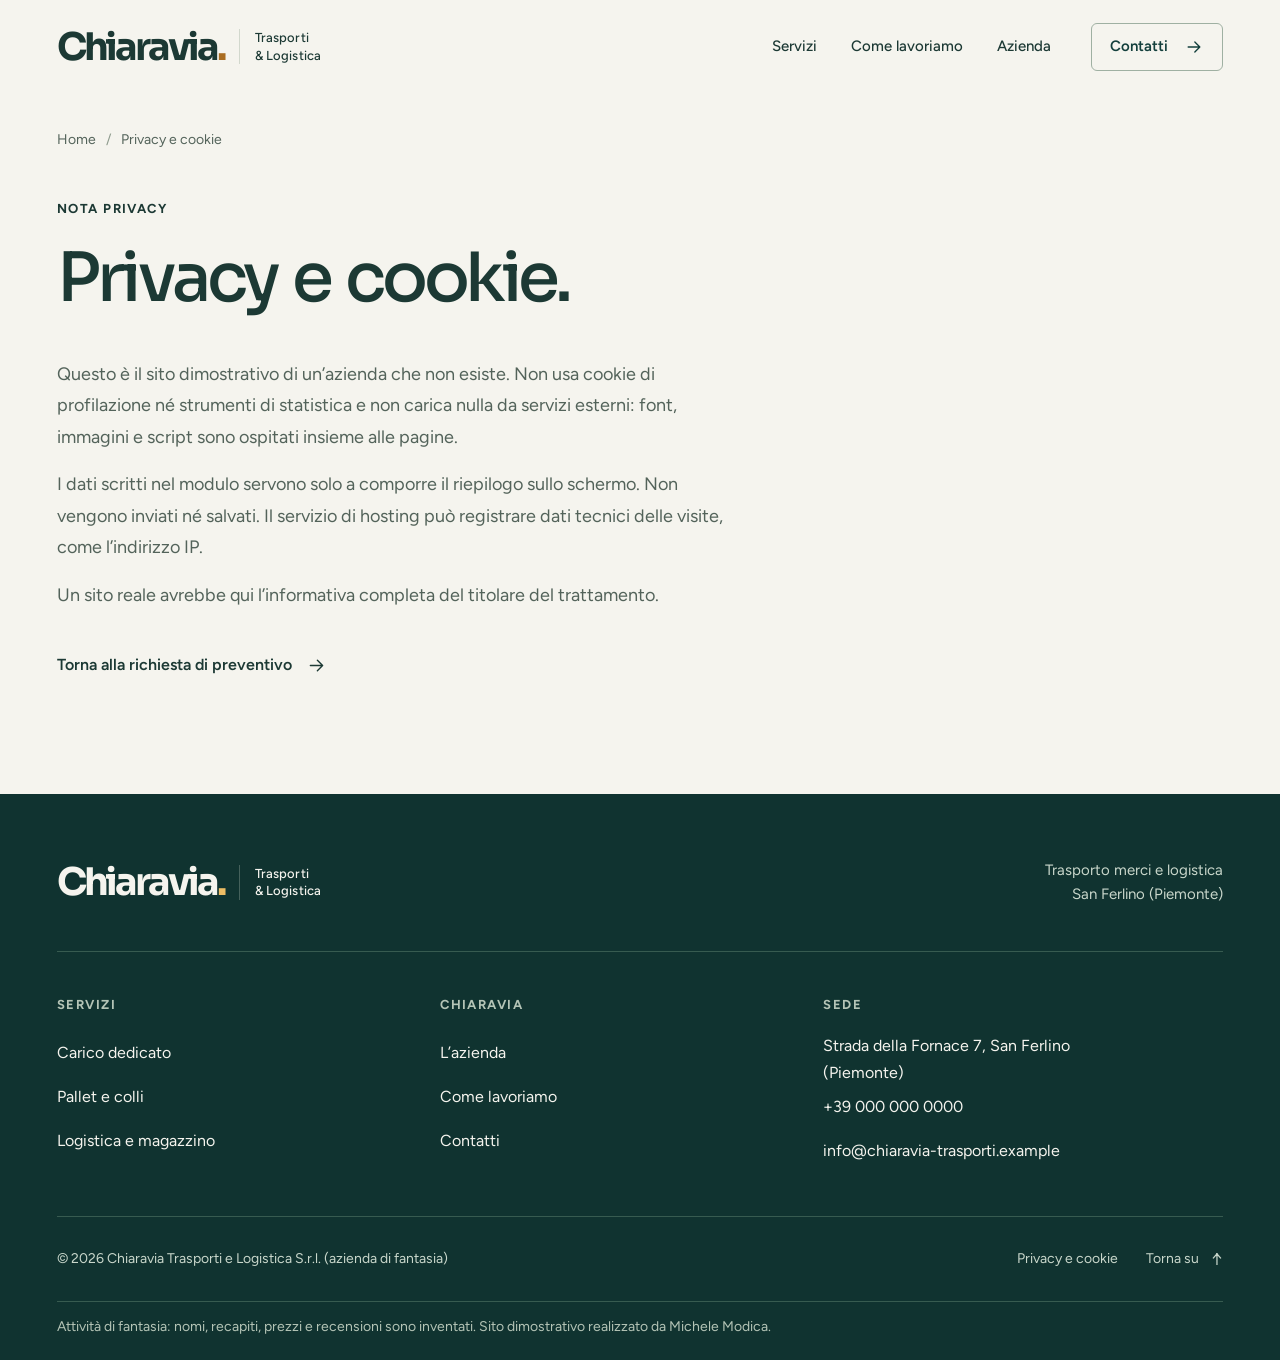
<file: privacy.html>
<!doctype html>
<html lang="it">
<head>
<meta charset="utf-8">
<meta name="viewport" content="width=device-width, initial-scale=1">
<title>Privacy e cookie — Chiaravia</title>
<meta name="description" content="Nota privacy del sito dimostrativo: nessun cookie di profilazione, nessuna risorsa esterna, nessun dato inviato dal modulo.">
<meta name="robots" content="noindex, nofollow">
<meta name="theme-color" content="#133f3c">
<link rel="canonical" href="https://gxmich.github.io/chiaravia-trasporti-demo/privacy.html">
<meta property="og:type" content="website">
<meta property="og:locale" content="it_IT">
<meta property="og:site_name" content="Chiaravia Trasporti e Logistica (demo)">
<meta property="og:title" content="Privacy e cookie — Chiaravia">
<meta property="og:description" content="Nota privacy del sito dimostrativo: nessun cookie di profilazione, nessuna risorsa esterna, nessun dato inviato dal modulo.">
<meta property="og:url" content="https://gxmich.github.io/chiaravia-trasporti-demo/privacy.html">
<meta property="og:image" content="https://gxmich.github.io/chiaravia-trasporti-demo/assets/og.jpg?v=8486ee86fc">
<meta property="og:image:alt" content="Chiaravia Trasporti e Logistica, sito dimostrativo di un’azienda di fantasia">
<meta property="og:image:width" content="1200">
<meta property="og:image:height" content="630">
<meta name="twitter:card" content="summary_large_image">
<link rel="icon" href="assets/favicon.png" type="image/png" sizes="128x128">
<link rel="apple-touch-icon" href="assets/apple-touch-icon.png" sizes="180x180">
<link rel="preload" href="assets/fonts/sora-latin.woff2" as="font" type="font/woff2" crossorigin>
<link rel="preload" href="assets/fonts/figtree-latin.woff2" as="font" type="font/woff2" crossorigin>
<link rel="stylesheet" href="assets/site.css?v=4a50c838eb">
<script type="application/ld+json">{"@context": "https://schema.org", "@type": "Organization", "name": "Chiaravia Trasporti e Logistica S.r.l. (azienda di fantasia)", "description": "Sito dimostrativo: azienda e dati inventati.", "url": "https://gxmich.github.io/chiaravia-trasporti-demo"}</script>
<script src="assets/site.js?v=f28a6508f5" defer></script>
</head>
<body class="">
<a class="skip-link" href="#contenuto">Vai al contenuto</a>
<header class="site-header" data-header>
  <div class="header-inner container">
    <a class="brand-link" href="index.html" title="Torna alla home"><span class="brand"><span class="brand-name">Chiaravia<span class="brand-stop">.</span></span><span class="brand-detail">Trasporti<br>&amp; Logistica</span></span></a>
    <nav class="desktop-nav" aria-label="Navigazione principale"><a href="servizi.html">Servizi</a><a href="index.html#metodo">Come lavoriamo</a><a href="azienda.html">Azienda</a></nav><a class="button button-outline" href="contatti.html" data-header-cta><span>Contatti</span><svg class="arrow" viewBox="0 0 24 24" fill="none" aria-hidden="true"><path d="M5 12h14m-6-6 6 6-6 6" stroke="currentColor" stroke-width="1.6" stroke-linecap="round" stroke-linejoin="round"/></svg></a>
    <button class="menu-toggle" type="button" aria-expanded="false" aria-controls="mobile-menu" aria-label="Apri il menu" data-menu-toggle><span></span><span></span></button>
  </div>
</header>
<dialog class="mobile-menu" id="mobile-menu" aria-label="Navigazione" data-mobile-menu>
  <div class="mobile-menu-top"><span class="brand"><span class="brand-name">Chiaravia<span class="brand-stop">.</span></span><span class="brand-detail">Trasporti<br>&amp; Logistica</span></span><button class="menu-close" type="button" data-menu-close aria-label="Chiudi il menu">Chiudi <span aria-hidden="true">×</span></button></div>
  <p class="eyebrow">Trasporto merci e logistica</p>
  <nav aria-label="Navigazione mobile"><a href="index.html">Home<svg class="arrow" viewBox="0 0 24 24" fill="none" aria-hidden="true"><path d="M5 12h14m-6-6 6 6-6 6" stroke="currentColor" stroke-width="1.6" stroke-linecap="round" stroke-linejoin="round"/></svg></a><a href="servizi.html">Servizi<svg class="arrow" viewBox="0 0 24 24" fill="none" aria-hidden="true"><path d="M5 12h14m-6-6 6 6-6 6" stroke="currentColor" stroke-width="1.6" stroke-linecap="round" stroke-linejoin="round"/></svg></a><a href="index.html#metodo">Come lavoriamo<svg class="arrow" viewBox="0 0 24 24" fill="none" aria-hidden="true"><path d="M5 12h14m-6-6 6 6-6 6" stroke="currentColor" stroke-width="1.6" stroke-linecap="round" stroke-linejoin="round"/></svg></a><a href="azienda.html">Azienda<svg class="arrow" viewBox="0 0 24 24" fill="none" aria-hidden="true"><path d="M5 12h14m-6-6 6 6-6 6" stroke="currentColor" stroke-width="1.6" stroke-linecap="round" stroke-linejoin="round"/></svg></a><a href="contatti.html">Contatti<svg class="arrow" viewBox="0 0 24 24" fill="none" aria-hidden="true"><path d="M5 12h14m-6-6 6 6-6 6" stroke="currentColor" stroke-width="1.6" stroke-linecap="round" stroke-linejoin="round"/></svg></a></nav>
  <div class="mobile-menu-bottom"><span>Chiaravia Trasporti e Logistica<br>San Ferlino (Piemonte)</span><a class="button button-accent" href="contatti.html" ><span>Richiedi un preventivo</span><svg class="arrow" viewBox="0 0 24 24" fill="none" aria-hidden="true"><path d="M5 12h14m-6-6 6 6-6 6" stroke="currentColor" stroke-width="1.6" stroke-linecap="round" stroke-linejoin="round"/></svg></a></div>
</dialog><noscript><nav class="noscript-nav container" aria-label="Navigazione senza JavaScript"><a href="index.html">Home</a><a href="servizi.html">Servizi</a><a href="azienda.html">Azienda</a><a href="contatti.html">Contatti</a></nav></noscript>
<main id="contenuto" tabindex="-1">
<section class="legal-page section"><div class="container"><nav class="breadcrumbs" aria-label="Percorso"><ol><li><a href="index.html">Home</a></li><li><span aria-current="page">Privacy e cookie</span></li></ol></nav><p class="eyebrow">Nota privacy</p><h1 class="display-lg">Privacy e cookie.</h1><div class="legal-copy legal-short"><p>Questo è il sito dimostrativo di un’azienda che non esiste. Non usa cookie di profilazione né strumenti di statistica e non carica nulla da servizi esterni: font, immagini e script sono ospitati insieme alle pagine.</p><p>I dati scritti nel modulo servono solo a comporre il riepilogo sullo schermo. Non vengono inviati né salvati. Il servizio di hosting può registrare dati tecnici delle visite, come l’indirizzo IP.</p><p>Un sito reale avrebbe qui l’informativa completa del titolare del trattamento.</p><a class="text-link" href="contatti.html">Torna alla richiesta di preventivo <svg class="arrow" viewBox="0 0 24 24" fill="none" aria-hidden="true"><path d="M5 12h14m-6-6 6 6-6 6" stroke="currentColor" stroke-width="1.6" stroke-linecap="round" stroke-linejoin="round"/></svg></a></div></div></section>
</main>
<footer class="site-footer">
  <div class="container">
    <div class="footer-top"><a class="brand-link" href="index.html" title="Torna alla home"><span class="brand"><span class="brand-name">Chiaravia<span class="brand-stop">.</span></span><span class="brand-detail">Trasporti<br>&amp; Logistica</span></span></a><p>Trasporto merci e logistica<br>San Ferlino (Piemonte)</p></div>
    <div class="footer-grid">
      <div><p class="footer-label">Servizi</p><a href="servizio-carico-dedicato.html">Carico dedicato</a><a href="servizio-pallet-colli.html">Pallet e colli</a><a href="servizio-logistica.html">Logistica e magazzino</a></div>
      <div><p class="footer-label">Chiaravia</p><a href="azienda.html">L’azienda</a><a href="index.html#metodo">Come lavoriamo</a><a href="contatti.html">Contatti</a></div>
      <div class="footer-contact"><p class="footer-label">Sede</p><address>Strada della Fornace 7, San Ferlino (Piemonte)</address><a href="tel:+390000000000">+39 000 000 0000</a><a href="mailto:info@chiaravia-trasporti.example">info@chiaravia-trasporti.example</a></div>
    </div>
    <div class="footer-bottom"><p>© <span data-year>2026</span> Chiaravia Trasporti e Logistica S.r.l. (azienda di fantasia)</p><a href="privacy.html">Privacy e cookie</a><a class="back-top" href="#contenuto">Torna su <span aria-hidden="true">↑</span></a></div>
    <p class="demo-disclosure">Attività di fantasia: nomi, recapiti, prezzi e recensioni sono inventati. Sito dimostrativo realizzato da <a href="https://www.modicamichele.it">Michele Modica</a>.</p>
  </div>
</footer>
<div class="mobile-action" data-mobile-action><span>Hai merce<br>da spedire?</span><a class="button button-primary" href="contatti.html" ><span>Richiedi un preventivo</span><svg class="arrow" viewBox="0 0 24 24" fill="none" aria-hidden="true"><path d="M5 12h14m-6-6 6 6-6 6" stroke="currentColor" stroke-width="1.6" stroke-linecap="round" stroke-linejoin="round"/></svg></a></div>
</body>
</html>
</file>
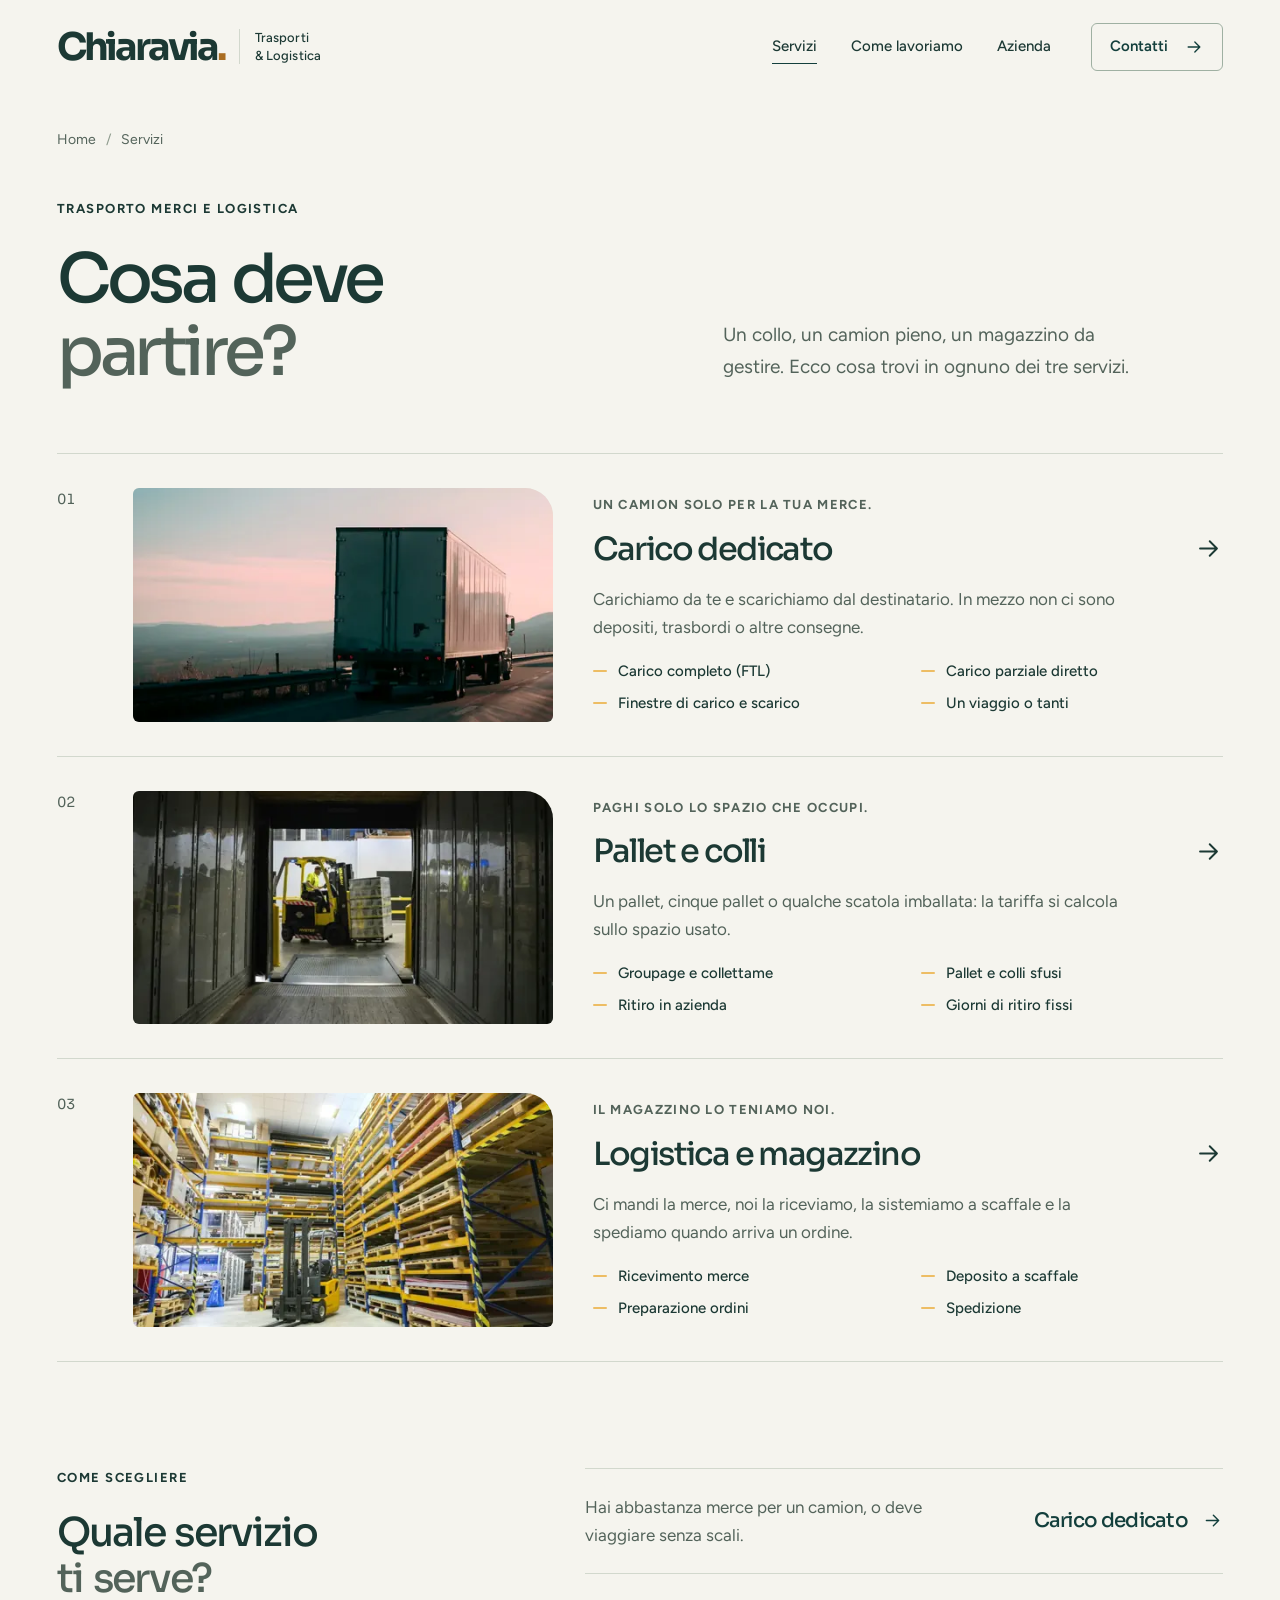
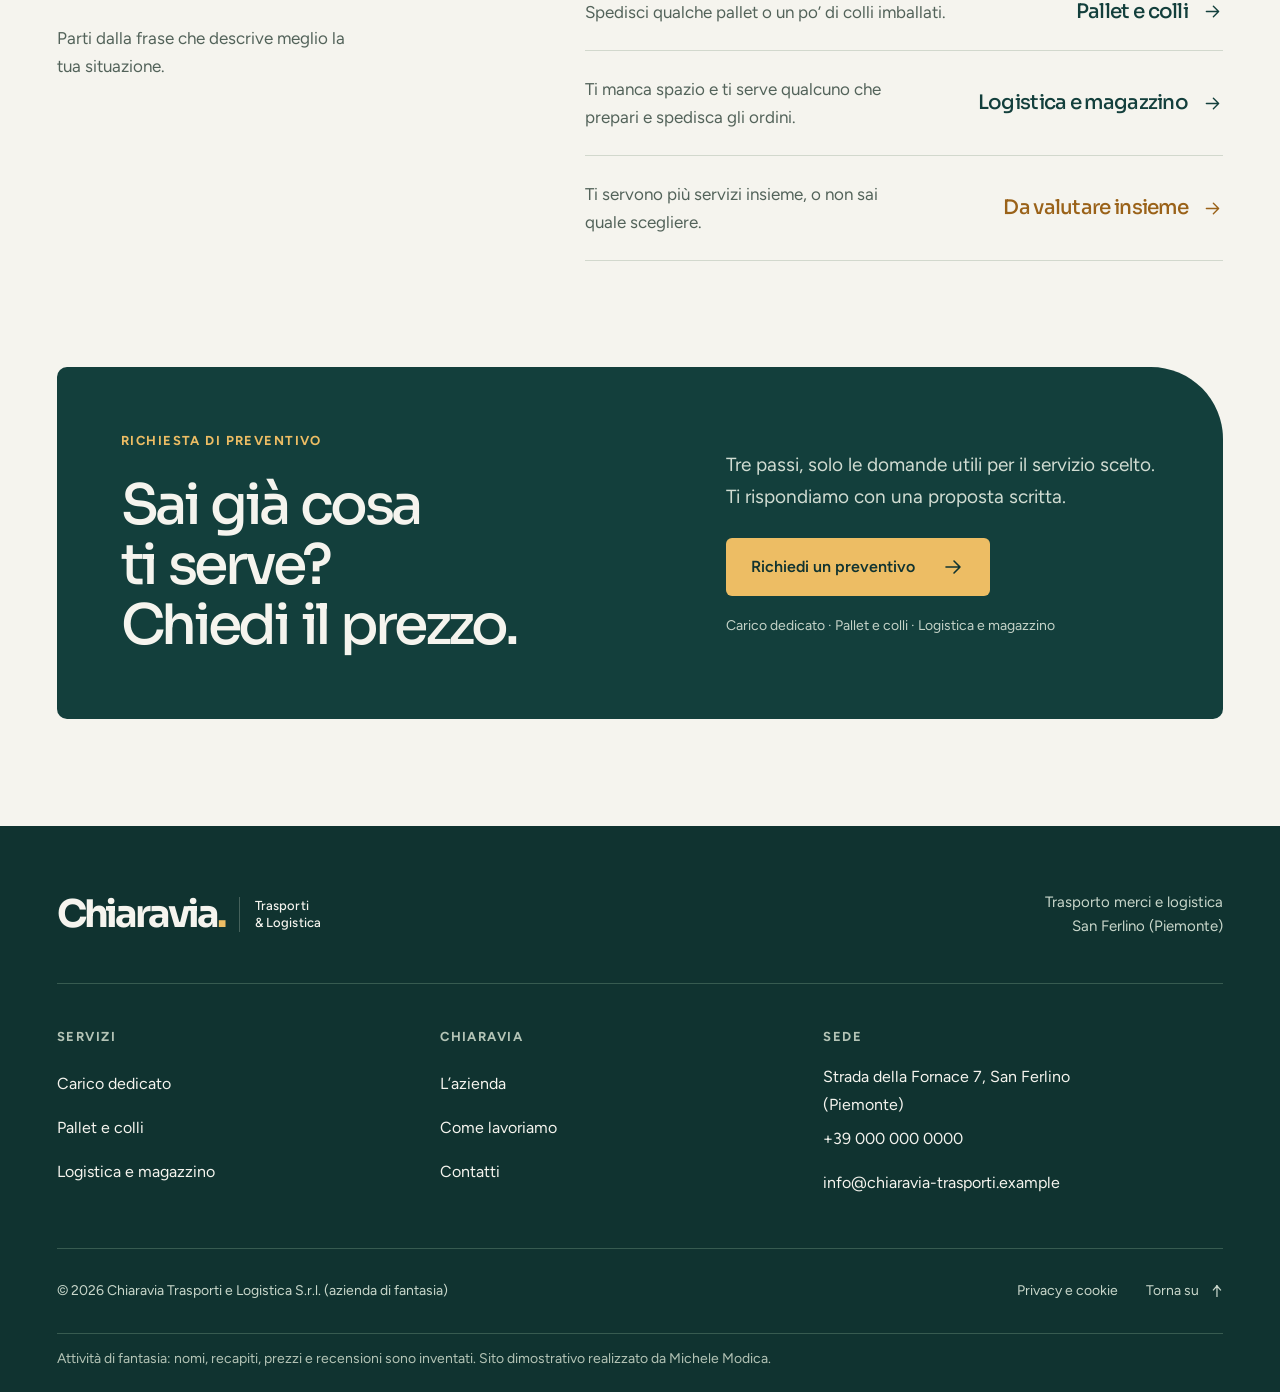
<file: servizi.html>
<!doctype html>
<html lang="it">
<head>
<meta charset="utf-8">
<meta name="viewport" content="width=device-width, initial-scale=1">
<title>Servizi di trasporto e logistica — Chiaravia</title>
<meta name="description" content="Carico dedicato, pallet e colli in groupage, logistica e magazzino in conto terzi: cosa comprende ogni servizio.">
<meta name="robots" content="noindex, nofollow">
<meta name="theme-color" content="#133f3c">
<link rel="canonical" href="https://gxmich.github.io/chiaravia-trasporti-demo/servizi.html">
<meta property="og:type" content="website">
<meta property="og:locale" content="it_IT">
<meta property="og:site_name" content="Chiaravia Trasporti e Logistica (demo)">
<meta property="og:title" content="Servizi di trasporto e logistica — Chiaravia">
<meta property="og:description" content="Carico dedicato, pallet e colli in groupage, logistica e magazzino in conto terzi: cosa comprende ogni servizio.">
<meta property="og:url" content="https://gxmich.github.io/chiaravia-trasporti-demo/servizi.html">
<meta property="og:image" content="https://gxmich.github.io/chiaravia-trasporti-demo/assets/og.jpg?v=8486ee86fc">
<meta property="og:image:alt" content="Chiaravia Trasporti e Logistica, sito dimostrativo di un’azienda di fantasia">
<meta property="og:image:width" content="1200">
<meta property="og:image:height" content="630">
<meta name="twitter:card" content="summary_large_image">
<link rel="icon" href="assets/favicon.png" type="image/png" sizes="128x128">
<link rel="apple-touch-icon" href="assets/apple-touch-icon.png" sizes="180x180">
<link rel="preload" href="assets/fonts/sora-latin.woff2" as="font" type="font/woff2" crossorigin>
<link rel="preload" href="assets/fonts/figtree-latin.woff2" as="font" type="font/woff2" crossorigin>
<link rel="stylesheet" href="assets/site.css?v=4a50c838eb">
<script type="application/ld+json">{"@context": "https://schema.org", "@type": "Organization", "name": "Chiaravia Trasporti e Logistica S.r.l. (azienda di fantasia)", "description": "Sito dimostrativo: azienda e dati inventati.", "url": "https://gxmich.github.io/chiaravia-trasporti-demo"}</script>
<script src="assets/site.js?v=f28a6508f5" defer></script>
</head>
<body class="">
<a class="skip-link" href="#contenuto">Vai al contenuto</a>
<header class="site-header" data-header>
  <div class="header-inner container">
    <a class="brand-link" href="index.html" title="Torna alla home"><span class="brand"><span class="brand-name">Chiaravia<span class="brand-stop">.</span></span><span class="brand-detail">Trasporti<br>&amp; Logistica</span></span></a>
    <nav class="desktop-nav" aria-label="Navigazione principale"><a href="servizi.html" aria-current="page">Servizi</a><a href="index.html#metodo">Come lavoriamo</a><a href="azienda.html">Azienda</a></nav><a class="button button-outline" href="contatti.html" data-header-cta><span>Contatti</span><svg class="arrow" viewBox="0 0 24 24" fill="none" aria-hidden="true"><path d="M5 12h14m-6-6 6 6-6 6" stroke="currentColor" stroke-width="1.6" stroke-linecap="round" stroke-linejoin="round"/></svg></a>
    <button class="menu-toggle" type="button" aria-expanded="false" aria-controls="mobile-menu" aria-label="Apri il menu" data-menu-toggle><span></span><span></span></button>
  </div>
</header>
<dialog class="mobile-menu" id="mobile-menu" aria-label="Navigazione" data-mobile-menu>
  <div class="mobile-menu-top"><span class="brand"><span class="brand-name">Chiaravia<span class="brand-stop">.</span></span><span class="brand-detail">Trasporti<br>&amp; Logistica</span></span><button class="menu-close" type="button" data-menu-close aria-label="Chiudi il menu">Chiudi <span aria-hidden="true">×</span></button></div>
  <p class="eyebrow">Trasporto merci e logistica</p>
  <nav aria-label="Navigazione mobile"><a href="index.html">Home<svg class="arrow" viewBox="0 0 24 24" fill="none" aria-hidden="true"><path d="M5 12h14m-6-6 6 6-6 6" stroke="currentColor" stroke-width="1.6" stroke-linecap="round" stroke-linejoin="round"/></svg></a><a href="servizi.html" aria-current="page">Servizi<svg class="arrow" viewBox="0 0 24 24" fill="none" aria-hidden="true"><path d="M5 12h14m-6-6 6 6-6 6" stroke="currentColor" stroke-width="1.6" stroke-linecap="round" stroke-linejoin="round"/></svg></a><a href="index.html#metodo">Come lavoriamo<svg class="arrow" viewBox="0 0 24 24" fill="none" aria-hidden="true"><path d="M5 12h14m-6-6 6 6-6 6" stroke="currentColor" stroke-width="1.6" stroke-linecap="round" stroke-linejoin="round"/></svg></a><a href="azienda.html">Azienda<svg class="arrow" viewBox="0 0 24 24" fill="none" aria-hidden="true"><path d="M5 12h14m-6-6 6 6-6 6" stroke="currentColor" stroke-width="1.6" stroke-linecap="round" stroke-linejoin="round"/></svg></a><a href="contatti.html">Contatti<svg class="arrow" viewBox="0 0 24 24" fill="none" aria-hidden="true"><path d="M5 12h14m-6-6 6 6-6 6" stroke="currentColor" stroke-width="1.6" stroke-linecap="round" stroke-linejoin="round"/></svg></a></nav>
  <div class="mobile-menu-bottom"><span>Chiaravia Trasporti e Logistica<br>San Ferlino (Piemonte)</span><a class="button button-accent" href="contatti.html" ><span>Richiedi un preventivo</span><svg class="arrow" viewBox="0 0 24 24" fill="none" aria-hidden="true"><path d="M5 12h14m-6-6 6 6-6 6" stroke="currentColor" stroke-width="1.6" stroke-linecap="round" stroke-linejoin="round"/></svg></a></div>
</dialog><noscript><nav class="noscript-nav container" aria-label="Navigazione senza JavaScript"><a href="index.html">Home</a><a href="servizi.html">Servizi</a><a href="azienda.html">Azienda</a><a href="contatti.html">Contatti</a></nav></noscript>
<main id="contenuto" tabindex="-1">
<section class="page-intro section"><div class="container"><nav class="breadcrumbs" aria-label="Percorso"><ol><li><a href="index.html">Home</a></li><li><span aria-current="page">Servizi</span></li></ol></nav><div class="section-heading"><div><p class="eyebrow">Trasporto merci e logistica</p><h1 class="display-lg" data-entrance="1">Cosa deve<br><span class="muted">partire?</span></h1></div><p class="intro-aside" data-entrance="2">Un collo, un camion pieno, un magazzino da gestire. Ecco cosa trovi in ognuno dei tre servizi.</p></div></div></section>
<section class="all-services"><div class="container"><div class="service-list"><article class="service-row" data-reveal>
  <span class="service-number" aria-hidden="true">01</span>
  <a class="service-image" href="servizio-carico-dedicato.html" tabindex="-1" aria-hidden="true"><img class="" src="img/camion-strada.webp" srcset="img/camion-strada-480.webp 480w, img/camion-strada-720.webp 720w, img/camion-strada-900.webp 900w, img/camion-strada-1200.webp 1200w, img/camion-strada.webp 1560w" sizes="(max-width: 760px) calc(100vw - 72px), 34vw" width="1560" height="1600" alt="" loading="lazy" decoding="async" style="object-position:50% 58%"></a>
  <div class="service-description"><p class="eyebrow">Un camion solo per la tua merce.</p><h3><a href="servizio-carico-dedicato.html">Carico dedicato<svg class="arrow" viewBox="0 0 24 24" fill="none" aria-hidden="true"><path d="M5 12h14m-6-6 6 6-6 6" stroke="currentColor" stroke-width="1.6" stroke-linecap="round" stroke-linejoin="round"/></svg></a></h3><p>Carichiamo da te e scarichiamo dal destinatario. In mezzo non ci sono depositi, trasbordi o altre consegne.</p><ul class="service-includes"><li>Carico completo (FTL)</li><li>Carico parziale diretto</li><li>Finestre di carico e scarico</li><li>Un viaggio o tanti</li></ul></div>
</article><article class="service-row" data-reveal>
  <span class="service-number" aria-hidden="true">02</span>
  <a class="service-image" href="servizio-pallet-colli.html" tabindex="-1" aria-hidden="true"><img class="" src="img/carico-muletto.webp" srcset="img/carico-muletto-480.webp 480w, img/carico-muletto-720.webp 720w, img/carico-muletto-900.webp 900w, img/carico-muletto-1200.webp 1200w, img/carico-muletto.webp 2000w" sizes="(max-width: 760px) calc(100vw - 72px), 34vw" width="2000" height="1334" alt="" loading="lazy" decoding="async" style="object-position:50% 55%"></a>
  <div class="service-description"><p class="eyebrow">Paghi solo lo spazio che occupi.</p><h3><a href="servizio-pallet-colli.html">Pallet e colli<svg class="arrow" viewBox="0 0 24 24" fill="none" aria-hidden="true"><path d="M5 12h14m-6-6 6 6-6 6" stroke="currentColor" stroke-width="1.6" stroke-linecap="round" stroke-linejoin="round"/></svg></a></h3><p>Un pallet, cinque pallet o qualche scatola imballata: la tariffa si calcola sullo spazio usato.</p><ul class="service-includes"><li>Groupage e collettame</li><li>Pallet e colli sfusi</li><li>Ritiro in azienda</li><li>Giorni di ritiro fissi</li></ul></div>
</article><article class="service-row" data-reveal>
  <span class="service-number" aria-hidden="true">03</span>
  <a class="service-image" href="servizio-logistica.html" tabindex="-1" aria-hidden="true"><img class="" src="img/magazzino-muletto.webp" srcset="img/magazzino-muletto-480.webp 480w, img/magazzino-muletto-720.webp 720w, img/magazzino-muletto-900.webp 900w, img/magazzino-muletto-1200.webp 1200w, img/magazzino-muletto.webp 2000w" sizes="(max-width: 760px) calc(100vw - 72px), 34vw" width="2000" height="1334" alt="" loading="lazy" decoding="async" style="object-position:50% 50%"></a>
  <div class="service-description"><p class="eyebrow">Il magazzino lo teniamo noi.</p><h3><a href="servizio-logistica.html">Logistica e magazzino<svg class="arrow" viewBox="0 0 24 24" fill="none" aria-hidden="true"><path d="M5 12h14m-6-6 6 6-6 6" stroke="currentColor" stroke-width="1.6" stroke-linecap="round" stroke-linejoin="round"/></svg></a></h3><p>Ci mandi la merce, noi la riceviamo, la sistemiamo a scaffale e la spediamo quando arriva un ordine.</p><ul class="service-includes"><li>Ricevimento merce</li><li>Deposito a scaffale</li><li>Preparazione ordini</li><li>Spedizione</li></ul></div>
</article></div></div></section>
<section class="guide-section section" aria-labelledby="guide-heading"><div class="container guide-layout"><div><p class="eyebrow">Come scegliere</p><h2 class="display-sm" id="guide-heading" data-reveal>Quale servizio<br><span class="muted">ti serve?</span></h2><p>Parti dalla frase che descrive meglio la tua situazione.</p></div><ul class="guide-list"><li data-reveal><a href="servizio-carico-dedicato.html"><span class="guide-case">Hai abbastanza merce per un camion, o deve viaggiare senza scali.</span><span class="guide-answer">Carico dedicato<svg class="arrow" viewBox="0 0 24 24" fill="none" aria-hidden="true"><path d="M5 12h14m-6-6 6 6-6 6" stroke="currentColor" stroke-width="1.6" stroke-linecap="round" stroke-linejoin="round"/></svg></span></a></li><li data-reveal><a href="servizio-pallet-colli.html"><span class="guide-case">Spedisci qualche pallet o un po’ di colli imballati.</span><span class="guide-answer">Pallet e colli<svg class="arrow" viewBox="0 0 24 24" fill="none" aria-hidden="true"><path d="M5 12h14m-6-6 6 6-6 6" stroke="currentColor" stroke-width="1.6" stroke-linecap="round" stroke-linejoin="round"/></svg></span></a></li><li data-reveal><a href="servizio-logistica.html"><span class="guide-case">Ti manca spazio e ti serve qualcuno che prepari e spedisca gli ordini.</span><span class="guide-answer">Logistica e magazzino<svg class="arrow" viewBox="0 0 24 24" fill="none" aria-hidden="true"><path d="M5 12h14m-6-6 6 6-6 6" stroke="currentColor" stroke-width="1.6" stroke-linecap="round" stroke-linejoin="round"/></svg></span></a></li><li data-reveal><a href="contatti.html?servizio=da-valutare"><span class="guide-case">Ti servono più servizi insieme, o non sai quale scegliere.</span><span class="guide-answer">Da valutare insieme<svg class="arrow" viewBox="0 0 24 24" fill="none" aria-hidden="true"><path d="M5 12h14m-6-6 6 6-6 6" stroke="currentColor" stroke-width="1.6" stroke-linecap="round" stroke-linejoin="round"/></svg></span></a></li></ul></div></section>
<section class="contact-cta section contact-cta-petrol"><div class="container"><div class="cta-layout cta-card"><div><p class="eyebrow">Richiesta di preventivo</p><h2 class="display-md" data-reveal>Sai già cosa ti serve?<br>Chiedi il prezzo.</h2></div><div class="cta-content"><p>Tre passi, solo le domande utili per il servizio scelto. Ti rispondiamo con una proposta scritta.</p><a class="button button-accent" href="contatti.html" ><span>Richiedi un preventivo</span><svg class="arrow" viewBox="0 0 24 24" fill="none" aria-hidden="true"><path d="M5 12h14m-6-6 6 6-6 6" stroke="currentColor" stroke-width="1.6" stroke-linecap="round" stroke-linejoin="round"/></svg></a><span class="cta-note">Carico dedicato · Pallet e colli · Logistica e magazzino</span></div></div></div></section>
</main>
<footer class="site-footer">
  <div class="container">
    <div class="footer-top"><a class="brand-link" href="index.html" title="Torna alla home"><span class="brand"><span class="brand-name">Chiaravia<span class="brand-stop">.</span></span><span class="brand-detail">Trasporti<br>&amp; Logistica</span></span></a><p>Trasporto merci e logistica<br>San Ferlino (Piemonte)</p></div>
    <div class="footer-grid">
      <div><p class="footer-label">Servizi</p><a href="servizio-carico-dedicato.html">Carico dedicato</a><a href="servizio-pallet-colli.html">Pallet e colli</a><a href="servizio-logistica.html">Logistica e magazzino</a></div>
      <div><p class="footer-label">Chiaravia</p><a href="azienda.html">L’azienda</a><a href="index.html#metodo">Come lavoriamo</a><a href="contatti.html">Contatti</a></div>
      <div class="footer-contact"><p class="footer-label">Sede</p><address>Strada della Fornace 7, San Ferlino (Piemonte)</address><a href="tel:+390000000000">+39 000 000 0000</a><a href="mailto:info@chiaravia-trasporti.example">info@chiaravia-trasporti.example</a></div>
    </div>
    <div class="footer-bottom"><p>© <span data-year>2026</span> Chiaravia Trasporti e Logistica S.r.l. (azienda di fantasia)</p><a href="privacy.html">Privacy e cookie</a><a class="back-top" href="#contenuto">Torna su <span aria-hidden="true">↑</span></a></div>
    <p class="demo-disclosure">Attività di fantasia: nomi, recapiti, prezzi e recensioni sono inventati. Sito dimostrativo realizzato da <a href="https://www.modicamichele.it">Michele Modica</a>.</p>
  </div>
</footer>
<div class="mobile-action" data-mobile-action><span>Hai merce<br>da spedire?</span><a class="button button-primary" href="contatti.html" ><span>Richiedi un preventivo</span><svg class="arrow" viewBox="0 0 24 24" fill="none" aria-hidden="true"><path d="M5 12h14m-6-6 6 6-6 6" stroke="currentColor" stroke-width="1.6" stroke-linecap="round" stroke-linejoin="round"/></svg></a></div>
</body>
</html>
</file>
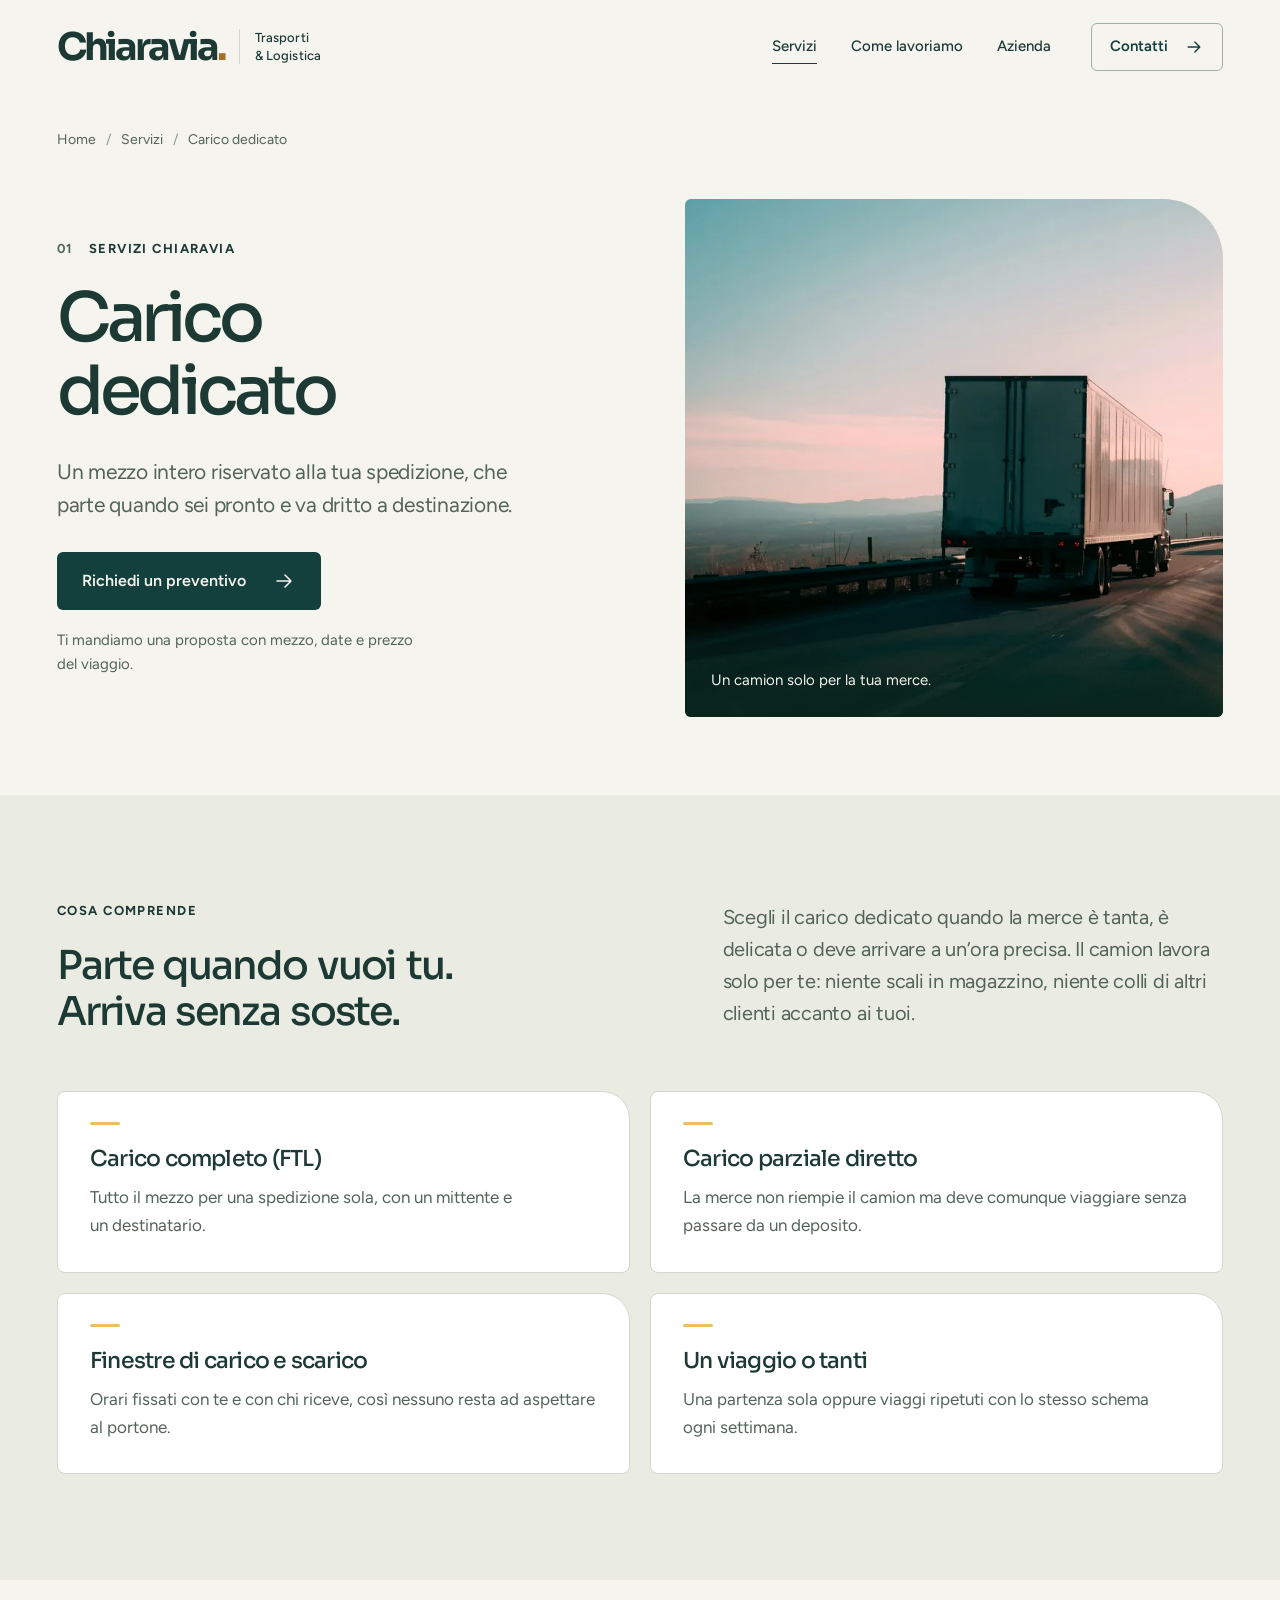
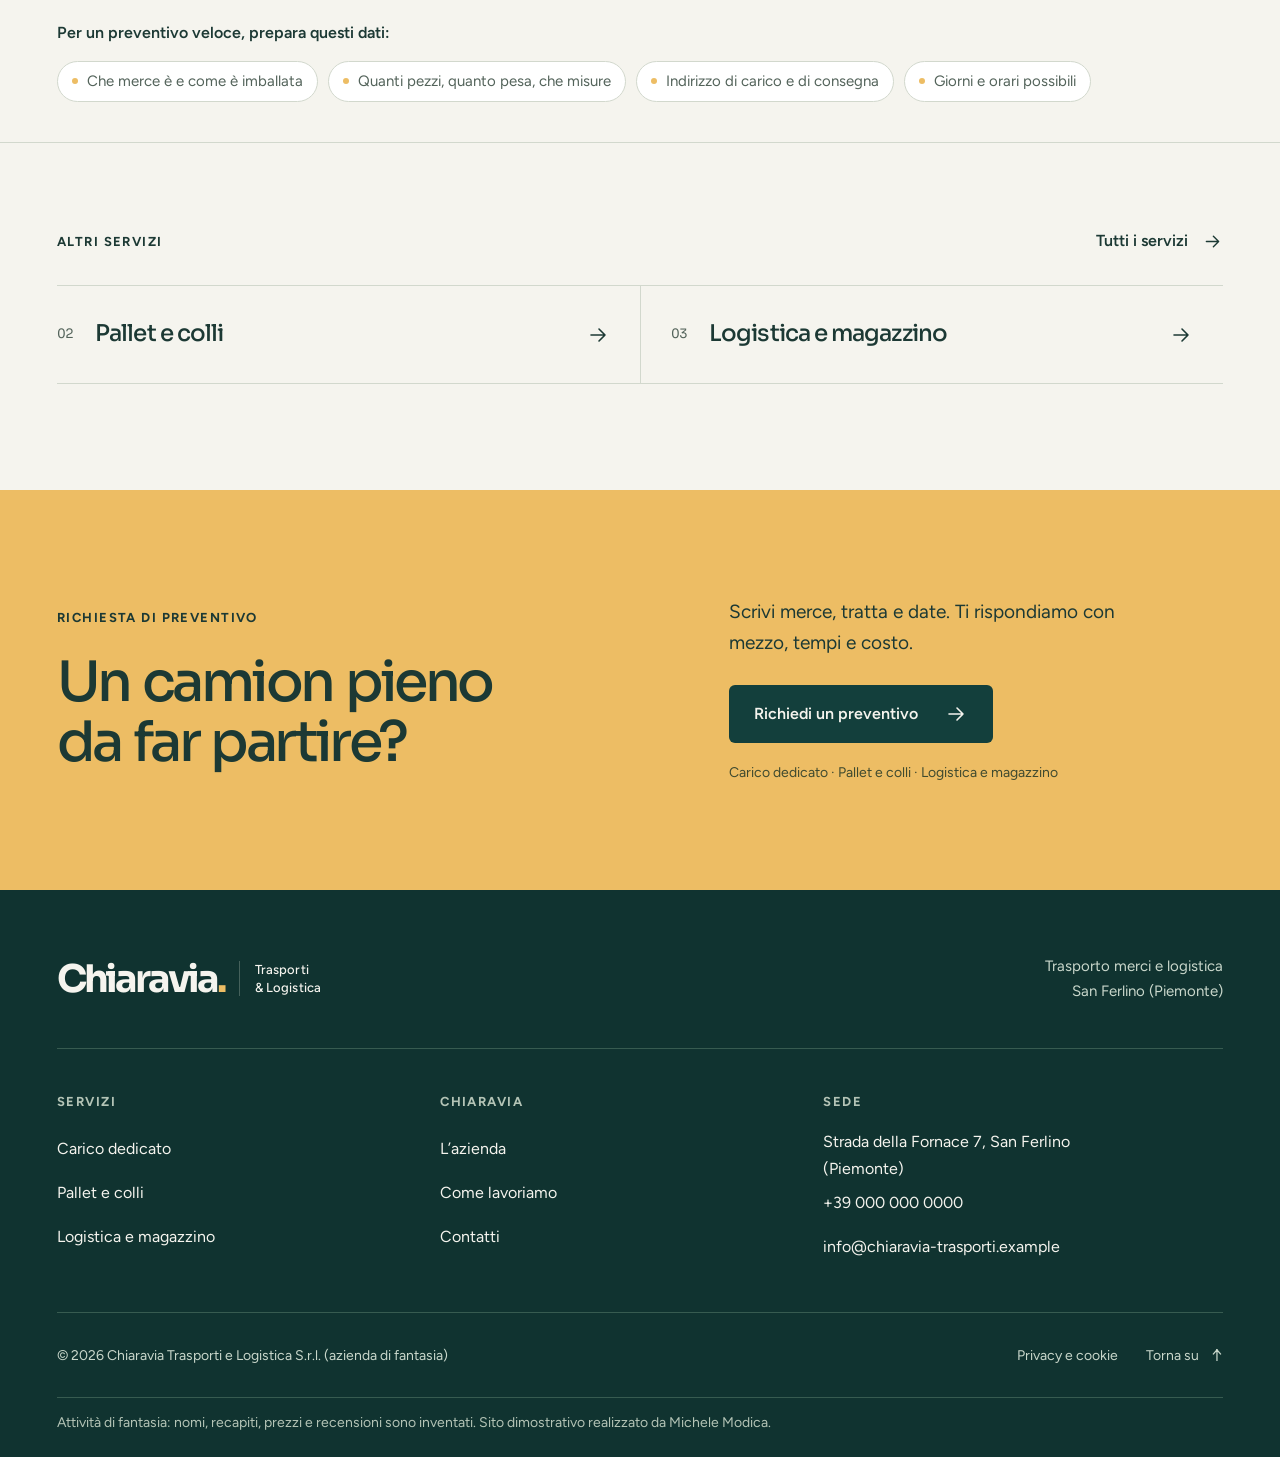
<file: servizio-carico-dedicato.html>
<!doctype html>
<html lang="it">
<head>
<meta charset="utf-8">
<meta name="viewport" content="width=device-width, initial-scale=1">
<title>Carico dedicato — Chiaravia Trasporti e Logistica</title>
<meta name="description" content="Un mezzo intero riservato alla tua spedizione, che parte quando sei pronto e va dritto a destinazione.">
<meta name="robots" content="noindex, nofollow">
<meta name="theme-color" content="#133f3c">
<link rel="canonical" href="https://gxmich.github.io/chiaravia-trasporti-demo/servizio-carico-dedicato.html">
<meta property="og:type" content="website">
<meta property="og:locale" content="it_IT">
<meta property="og:site_name" content="Chiaravia Trasporti e Logistica (demo)">
<meta property="og:title" content="Carico dedicato — Chiaravia Trasporti e Logistica">
<meta property="og:description" content="Un mezzo intero riservato alla tua spedizione, che parte quando sei pronto e va dritto a destinazione.">
<meta property="og:url" content="https://gxmich.github.io/chiaravia-trasporti-demo/servizio-carico-dedicato.html">
<meta property="og:image" content="https://gxmich.github.io/chiaravia-trasporti-demo/assets/og.jpg?v=8486ee86fc">
<meta property="og:image:alt" content="Chiaravia Trasporti e Logistica, sito dimostrativo di un’azienda di fantasia">
<meta property="og:image:width" content="1200">
<meta property="og:image:height" content="630">
<meta name="twitter:card" content="summary_large_image">
<link rel="icon" href="assets/favicon.png" type="image/png" sizes="128x128">
<link rel="apple-touch-icon" href="assets/apple-touch-icon.png" sizes="180x180">
<link rel="preload" href="assets/fonts/sora-latin.woff2" as="font" type="font/woff2" crossorigin>
<link rel="preload" href="assets/fonts/figtree-latin.woff2" as="font" type="font/woff2" crossorigin>
<link rel="stylesheet" href="assets/site.css?v=4a50c838eb">
<script type="application/ld+json">{"@context": "https://schema.org", "@type": "Organization", "name": "Chiaravia Trasporti e Logistica S.r.l. (azienda di fantasia)", "description": "Sito dimostrativo: azienda e dati inventati.", "url": "https://gxmich.github.io/chiaravia-trasporti-demo"}</script>
<script src="assets/site.js?v=f28a6508f5" defer></script>
</head>
<body class="page-service">
<a class="skip-link" href="#contenuto">Vai al contenuto</a>
<header class="site-header" data-header>
  <div class="header-inner container">
    <a class="brand-link" href="index.html" title="Torna alla home"><span class="brand"><span class="brand-name">Chiaravia<span class="brand-stop">.</span></span><span class="brand-detail">Trasporti<br>&amp; Logistica</span></span></a>
    <nav class="desktop-nav" aria-label="Navigazione principale"><a href="servizi.html" aria-current="page">Servizi</a><a href="index.html#metodo">Come lavoriamo</a><a href="azienda.html">Azienda</a></nav><a class="button button-outline" href="contatti.html" data-header-cta><span>Contatti</span><svg class="arrow" viewBox="0 0 24 24" fill="none" aria-hidden="true"><path d="M5 12h14m-6-6 6 6-6 6" stroke="currentColor" stroke-width="1.6" stroke-linecap="round" stroke-linejoin="round"/></svg></a>
    <button class="menu-toggle" type="button" aria-expanded="false" aria-controls="mobile-menu" aria-label="Apri il menu" data-menu-toggle><span></span><span></span></button>
  </div>
</header>
<dialog class="mobile-menu" id="mobile-menu" aria-label="Navigazione" data-mobile-menu>
  <div class="mobile-menu-top"><span class="brand"><span class="brand-name">Chiaravia<span class="brand-stop">.</span></span><span class="brand-detail">Trasporti<br>&amp; Logistica</span></span><button class="menu-close" type="button" data-menu-close aria-label="Chiudi il menu">Chiudi <span aria-hidden="true">×</span></button></div>
  <p class="eyebrow">Trasporto merci e logistica</p>
  <nav aria-label="Navigazione mobile"><a href="index.html">Home<svg class="arrow" viewBox="0 0 24 24" fill="none" aria-hidden="true"><path d="M5 12h14m-6-6 6 6-6 6" stroke="currentColor" stroke-width="1.6" stroke-linecap="round" stroke-linejoin="round"/></svg></a><a href="servizi.html" aria-current="page">Servizi<svg class="arrow" viewBox="0 0 24 24" fill="none" aria-hidden="true"><path d="M5 12h14m-6-6 6 6-6 6" stroke="currentColor" stroke-width="1.6" stroke-linecap="round" stroke-linejoin="round"/></svg></a><a href="index.html#metodo">Come lavoriamo<svg class="arrow" viewBox="0 0 24 24" fill="none" aria-hidden="true"><path d="M5 12h14m-6-6 6 6-6 6" stroke="currentColor" stroke-width="1.6" stroke-linecap="round" stroke-linejoin="round"/></svg></a><a href="azienda.html">Azienda<svg class="arrow" viewBox="0 0 24 24" fill="none" aria-hidden="true"><path d="M5 12h14m-6-6 6 6-6 6" stroke="currentColor" stroke-width="1.6" stroke-linecap="round" stroke-linejoin="round"/></svg></a><a href="contatti.html">Contatti<svg class="arrow" viewBox="0 0 24 24" fill="none" aria-hidden="true"><path d="M5 12h14m-6-6 6 6-6 6" stroke="currentColor" stroke-width="1.6" stroke-linecap="round" stroke-linejoin="round"/></svg></a></nav>
  <div class="mobile-menu-bottom"><span>Chiaravia Trasporti e Logistica<br>San Ferlino (Piemonte)</span><a class="button button-accent" href="contatti.html" ><span>Richiedi un preventivo</span><svg class="arrow" viewBox="0 0 24 24" fill="none" aria-hidden="true"><path d="M5 12h14m-6-6 6 6-6 6" stroke="currentColor" stroke-width="1.6" stroke-linecap="round" stroke-linejoin="round"/></svg></a></div>
</dialog><noscript><nav class="noscript-nav container" aria-label="Navigazione senza JavaScript"><a href="index.html">Home</a><a href="servizi.html">Servizi</a><a href="azienda.html">Azienda</a><a href="contatti.html">Contatti</a></nav></noscript>
<main id="contenuto" tabindex="-1">
<section class="service-hero"><div class="container"><nav class="breadcrumbs" aria-label="Percorso"><ol><li><a href="index.html">Home</a></li><li><a href="servizi.html">Servizi</a></li><li><span aria-current="page">Carico dedicato</span></li></ol></nav><div class="service-hero-layout"><div class="service-hero-copy"><p class="eyebrow" data-entrance="0"><span class="service-index">01</span> Servizi Chiaravia</p><h1 class="display-lg" data-entrance="1">Carico<br>dedicato</h1><p class="body-large" data-entrance="2">Un mezzo intero riservato alla tua spedizione, che parte quando sei pronto e va dritto a destinazione.</p><a class="button button-primary" href="contatti.html?servizio=carico-dedicato" data-entrance="3"><span>Richiedi un preventivo</span><svg class="arrow" viewBox="0 0 24 24" fill="none" aria-hidden="true"><path d="M5 12h14m-6-6 6 6-6 6" stroke="currentColor" stroke-width="1.6" stroke-linecap="round" stroke-linejoin="round"/></svg></a><p class="service-hero-note">Ti mandiamo una proposta con mezzo, date e prezzo del viaggio.</p></div><figure class="service-hero-image" data-entrance="2"><img class="" src="img/camion-strada.webp" srcset="img/camion-strada-480.webp 480w, img/camion-strada-720.webp 720w, img/camion-strada-900.webp 900w, img/camion-strada-1200.webp 1200w, img/camion-strada.webp 1560w" sizes="(max-width: 760px) calc(100vw - 40px), 44vw" width="1560" height="1600" alt="Un semirimorchio furgonato in viaggio su una strada extraurbana al tramonto" fetchpriority="high" loading="eager" decoding="async" style="object-position:50% 58%"><figcaption>Un camion solo per la tua merce.</figcaption></figure></div></div></section>
<section class="service-context section" aria-labelledby="includes-heading"><div class="container section-heading"><div><p class="eyebrow">Cosa comprende</p><h2 class="display-sm" id="includes-heading" data-reveal>Parte quando vuoi tu.<br>Arriva senza soste.</h2></div><p class="body-large">Scegli il carico dedicato quando la merce è tanta, è delicata o deve arrivare a un’ora precisa. Il camion lavora solo per te: niente scali in magazzino, niente colli di altri clienti accanto ai tuoi.</p></div><div class="container"><div class="includes-grid"><article data-reveal><span class="include-mark" aria-hidden="true"></span><h3>Carico completo (FTL)</h3><p>Tutto il mezzo per una spedizione sola, con un mittente e un destinatario.</p></article><article data-reveal><span class="include-mark" aria-hidden="true"></span><h3>Carico parziale diretto</h3><p>La merce non riempie il camion ma deve comunque viaggiare senza passare da un deposito.</p></article><article data-reveal><span class="include-mark" aria-hidden="true"></span><h3>Finestre di carico e scarico</h3><p>Orari fissati con te e con chi riceve, così nessuno resta ad aspettare al portone.</p></article><article data-reveal><span class="include-mark" aria-hidden="true"></span><h3>Un viaggio o tanti</h3><p>Una partenza sola oppure viaggi ripetuti con lo stesso schema ogni settimana.</p></article></div></div></section>
<section class="service-checklist"><div class="container checklist-layout"><p class="checklist-label">Per un preventivo veloce, prepara questi dati:</p><ul class="checklist"><li>Che merce è e come è imballata</li><li>Quanti pezzi, quanto pesa, che misure</li><li>Indirizzo di carico e di consegna</li><li>Giorni e orari possibili</li></ul></div></section>
<section class="related-section section"><div class="container"><div class="related-heading"><p class="eyebrow">Altri servizi</p><a class="text-link" href="servizi.html">Tutti i servizi <svg class="arrow" viewBox="0 0 24 24" fill="none" aria-hidden="true"><path d="M5 12h14m-6-6 6 6-6 6" stroke="currentColor" stroke-width="1.6" stroke-linecap="round" stroke-linejoin="round"/></svg></a></div><div class="related-links"><a href="servizio-pallet-colli.html"><span class="small-index">02</span><span>Pallet e colli</span><svg class="arrow" viewBox="0 0 24 24" fill="none" aria-hidden="true"><path d="M5 12h14m-6-6 6 6-6 6" stroke="currentColor" stroke-width="1.6" stroke-linecap="round" stroke-linejoin="round"/></svg></a><a href="servizio-logistica.html"><span class="small-index">03</span><span>Logistica e magazzino</span><svg class="arrow" viewBox="0 0 24 24" fill="none" aria-hidden="true"><path d="M5 12h14m-6-6 6 6-6 6" stroke="currentColor" stroke-width="1.6" stroke-linecap="round" stroke-linejoin="round"/></svg></a></div></div></section>
<section class="contact-cta section"><div class="container cta-layout"><div><p class="eyebrow">Richiesta di preventivo</p><h2 class="display-md" data-reveal>Un camion pieno<br>da far partire?</h2></div><div class="cta-content"><p>Scrivi merce, tratta e date. Ti rispondiamo con mezzo, tempi e costo.</p><a class="button button-accent" href="contatti.html?servizio=carico-dedicato" ><span>Richiedi un preventivo</span><svg class="arrow" viewBox="0 0 24 24" fill="none" aria-hidden="true"><path d="M5 12h14m-6-6 6 6-6 6" stroke="currentColor" stroke-width="1.6" stroke-linecap="round" stroke-linejoin="round"/></svg></a><span class="cta-note">Carico dedicato · Pallet e colli · Logistica e magazzino</span></div></div></section>
</main>
<footer class="site-footer">
  <div class="container">
    <div class="footer-top"><a class="brand-link" href="index.html" title="Torna alla home"><span class="brand"><span class="brand-name">Chiaravia<span class="brand-stop">.</span></span><span class="brand-detail">Trasporti<br>&amp; Logistica</span></span></a><p>Trasporto merci e logistica<br>San Ferlino (Piemonte)</p></div>
    <div class="footer-grid">
      <div><p class="footer-label">Servizi</p><a href="servizio-carico-dedicato.html">Carico dedicato</a><a href="servizio-pallet-colli.html">Pallet e colli</a><a href="servizio-logistica.html">Logistica e magazzino</a></div>
      <div><p class="footer-label">Chiaravia</p><a href="azienda.html">L’azienda</a><a href="index.html#metodo">Come lavoriamo</a><a href="contatti.html">Contatti</a></div>
      <div class="footer-contact"><p class="footer-label">Sede</p><address>Strada della Fornace 7, San Ferlino (Piemonte)</address><a href="tel:+390000000000">+39 000 000 0000</a><a href="mailto:info@chiaravia-trasporti.example">info@chiaravia-trasporti.example</a></div>
    </div>
    <div class="footer-bottom"><p>© <span data-year>2026</span> Chiaravia Trasporti e Logistica S.r.l. (azienda di fantasia)</p><a href="privacy.html">Privacy e cookie</a><a class="back-top" href="#contenuto">Torna su <span aria-hidden="true">↑</span></a></div>
    <p class="demo-disclosure">Attività di fantasia: nomi, recapiti, prezzi e recensioni sono inventati. Sito dimostrativo realizzato da <a href="https://www.modicamichele.it">Michele Modica</a>.</p>
  </div>
</footer>
<div class="mobile-action" data-mobile-action><span>Hai merce<br>da spedire?</span><a class="button button-primary" href="contatti.html" ><span>Richiedi un preventivo</span><svg class="arrow" viewBox="0 0 24 24" fill="none" aria-hidden="true"><path d="M5 12h14m-6-6 6 6-6 6" stroke="currentColor" stroke-width="1.6" stroke-linecap="round" stroke-linejoin="round"/></svg></a></div>
</body>
</html>
</file>
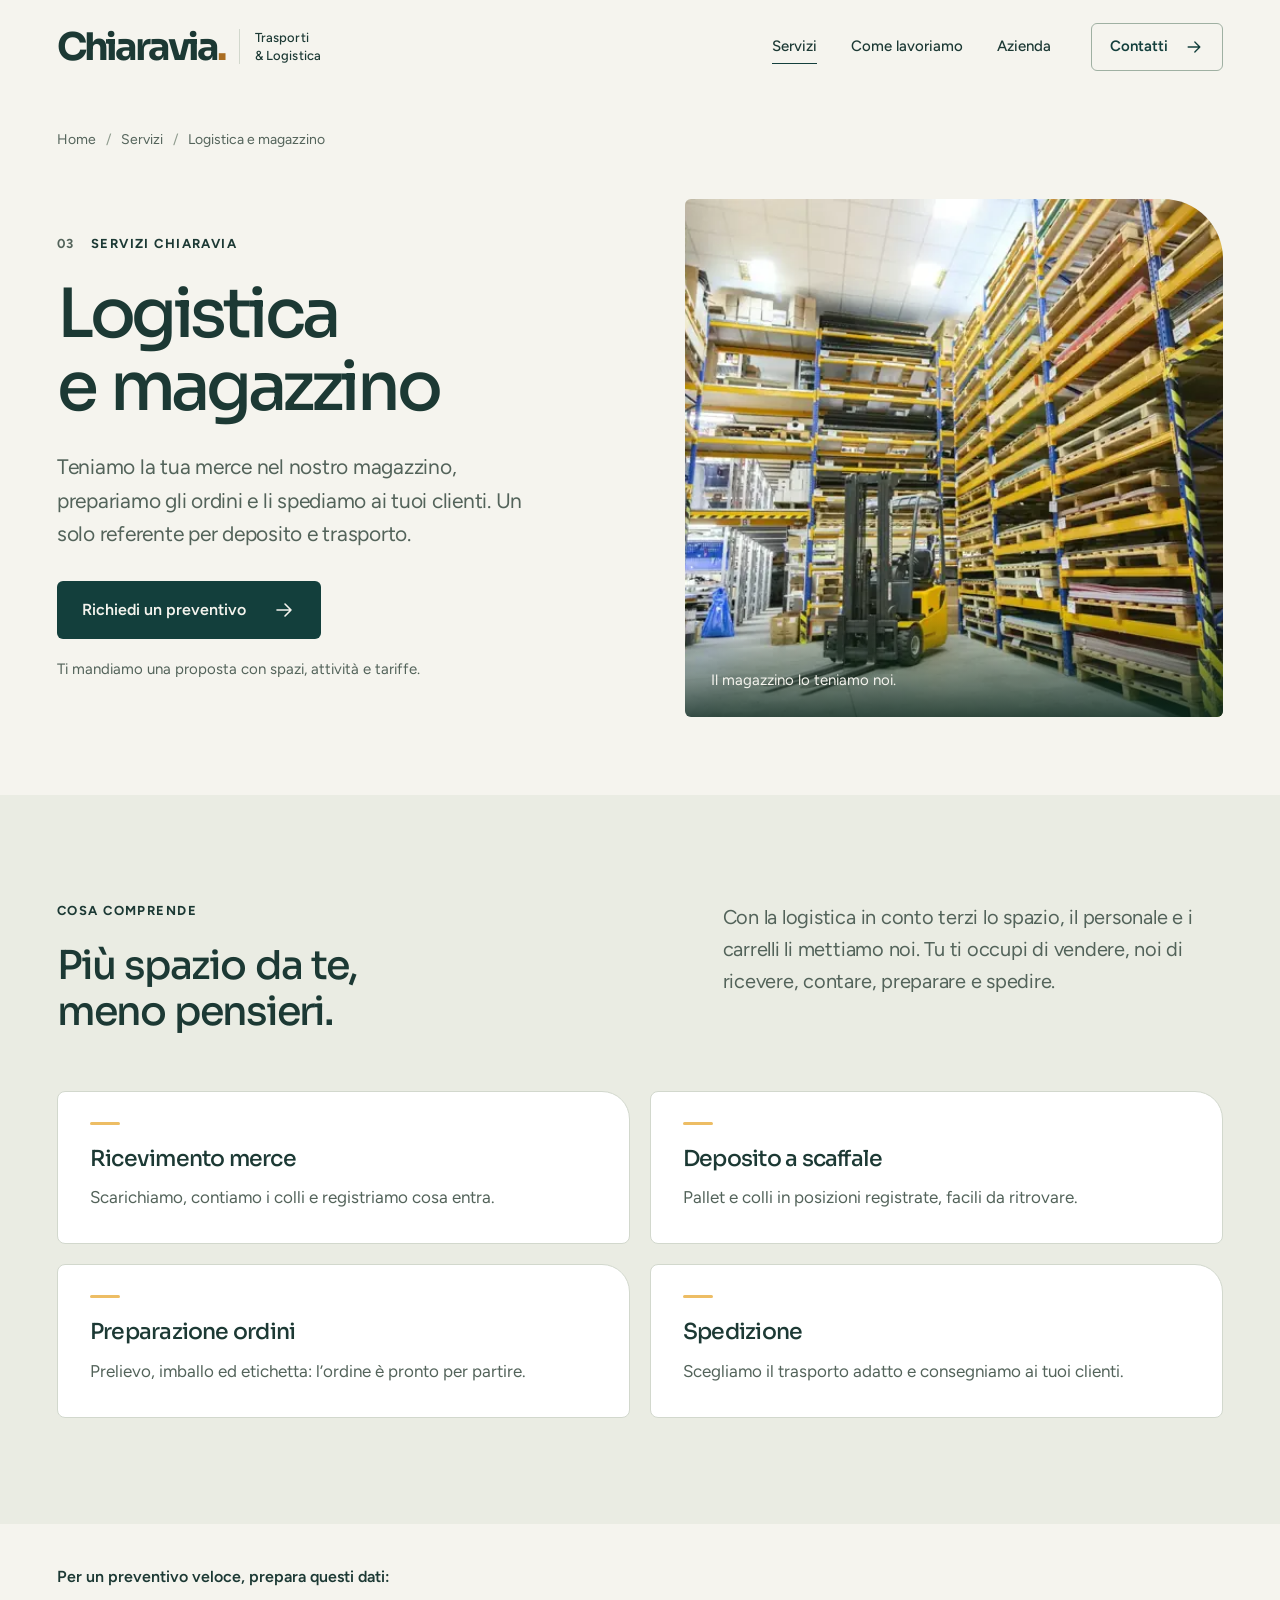
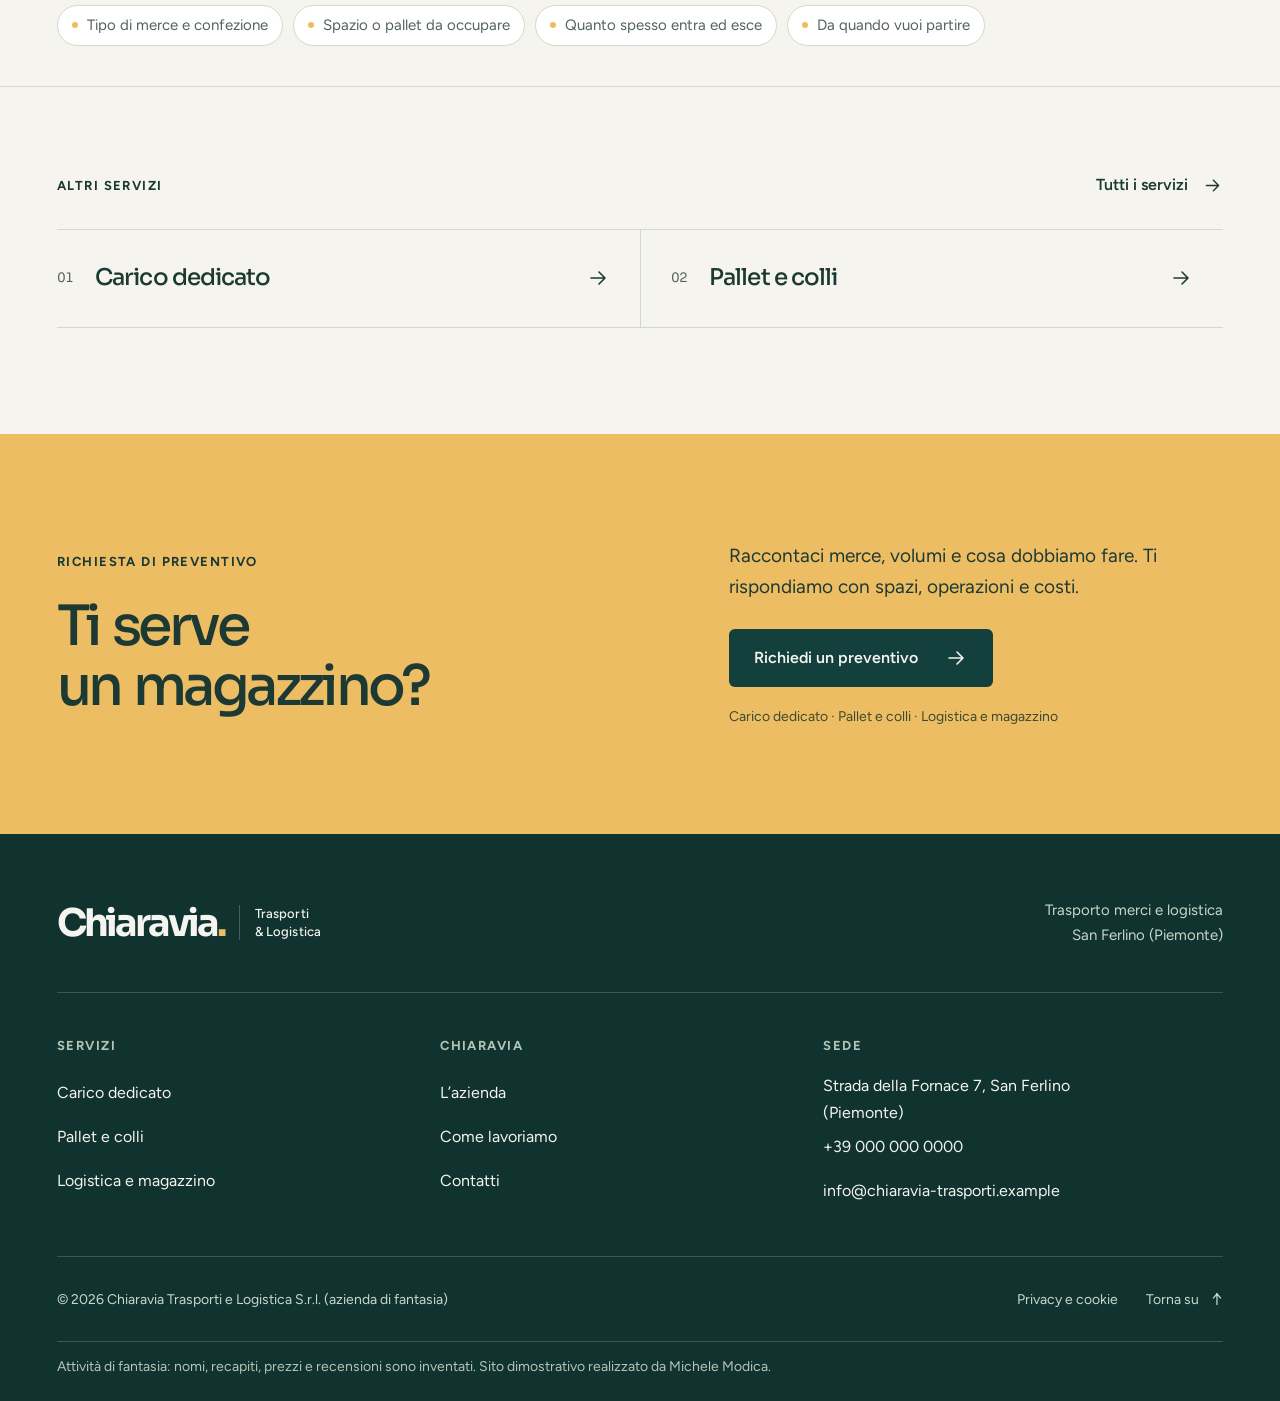
<file: servizio-logistica.html>
<!doctype html>
<html lang="it">
<head>
<meta charset="utf-8">
<meta name="viewport" content="width=device-width, initial-scale=1">
<title>Logistica e magazzino — Chiaravia Trasporti e Logistica</title>
<meta name="description" content="Teniamo la tua merce nel nostro magazzino, prepariamo gli ordini e li spediamo ai tuoi clienti. Un solo referente per deposito e trasporto.">
<meta name="robots" content="noindex, nofollow">
<meta name="theme-color" content="#133f3c">
<link rel="canonical" href="https://gxmich.github.io/chiaravia-trasporti-demo/servizio-logistica.html">
<meta property="og:type" content="website">
<meta property="og:locale" content="it_IT">
<meta property="og:site_name" content="Chiaravia Trasporti e Logistica (demo)">
<meta property="og:title" content="Logistica e magazzino — Chiaravia Trasporti e Logistica">
<meta property="og:description" content="Teniamo la tua merce nel nostro magazzino, prepariamo gli ordini e li spediamo ai tuoi clienti. Un solo referente per deposito e trasporto.">
<meta property="og:url" content="https://gxmich.github.io/chiaravia-trasporti-demo/servizio-logistica.html">
<meta property="og:image" content="https://gxmich.github.io/chiaravia-trasporti-demo/assets/og.jpg?v=8486ee86fc">
<meta property="og:image:alt" content="Chiaravia Trasporti e Logistica, sito dimostrativo di un’azienda di fantasia">
<meta property="og:image:width" content="1200">
<meta property="og:image:height" content="630">
<meta name="twitter:card" content="summary_large_image">
<link rel="icon" href="assets/favicon.png" type="image/png" sizes="128x128">
<link rel="apple-touch-icon" href="assets/apple-touch-icon.png" sizes="180x180">
<link rel="preload" href="assets/fonts/sora-latin.woff2" as="font" type="font/woff2" crossorigin>
<link rel="preload" href="assets/fonts/figtree-latin.woff2" as="font" type="font/woff2" crossorigin>
<link rel="stylesheet" href="assets/site.css?v=4a50c838eb">
<script type="application/ld+json">{"@context": "https://schema.org", "@type": "Organization", "name": "Chiaravia Trasporti e Logistica S.r.l. (azienda di fantasia)", "description": "Sito dimostrativo: azienda e dati inventati.", "url": "https://gxmich.github.io/chiaravia-trasporti-demo"}</script>
<script src="assets/site.js?v=f28a6508f5" defer></script>
</head>
<body class="page-service">
<a class="skip-link" href="#contenuto">Vai al contenuto</a>
<header class="site-header" data-header>
  <div class="header-inner container">
    <a class="brand-link" href="index.html" title="Torna alla home"><span class="brand"><span class="brand-name">Chiaravia<span class="brand-stop">.</span></span><span class="brand-detail">Trasporti<br>&amp; Logistica</span></span></a>
    <nav class="desktop-nav" aria-label="Navigazione principale"><a href="servizi.html" aria-current="page">Servizi</a><a href="index.html#metodo">Come lavoriamo</a><a href="azienda.html">Azienda</a></nav><a class="button button-outline" href="contatti.html" data-header-cta><span>Contatti</span><svg class="arrow" viewBox="0 0 24 24" fill="none" aria-hidden="true"><path d="M5 12h14m-6-6 6 6-6 6" stroke="currentColor" stroke-width="1.6" stroke-linecap="round" stroke-linejoin="round"/></svg></a>
    <button class="menu-toggle" type="button" aria-expanded="false" aria-controls="mobile-menu" aria-label="Apri il menu" data-menu-toggle><span></span><span></span></button>
  </div>
</header>
<dialog class="mobile-menu" id="mobile-menu" aria-label="Navigazione" data-mobile-menu>
  <div class="mobile-menu-top"><span class="brand"><span class="brand-name">Chiaravia<span class="brand-stop">.</span></span><span class="brand-detail">Trasporti<br>&amp; Logistica</span></span><button class="menu-close" type="button" data-menu-close aria-label="Chiudi il menu">Chiudi <span aria-hidden="true">×</span></button></div>
  <p class="eyebrow">Trasporto merci e logistica</p>
  <nav aria-label="Navigazione mobile"><a href="index.html">Home<svg class="arrow" viewBox="0 0 24 24" fill="none" aria-hidden="true"><path d="M5 12h14m-6-6 6 6-6 6" stroke="currentColor" stroke-width="1.6" stroke-linecap="round" stroke-linejoin="round"/></svg></a><a href="servizi.html" aria-current="page">Servizi<svg class="arrow" viewBox="0 0 24 24" fill="none" aria-hidden="true"><path d="M5 12h14m-6-6 6 6-6 6" stroke="currentColor" stroke-width="1.6" stroke-linecap="round" stroke-linejoin="round"/></svg></a><a href="index.html#metodo">Come lavoriamo<svg class="arrow" viewBox="0 0 24 24" fill="none" aria-hidden="true"><path d="M5 12h14m-6-6 6 6-6 6" stroke="currentColor" stroke-width="1.6" stroke-linecap="round" stroke-linejoin="round"/></svg></a><a href="azienda.html">Azienda<svg class="arrow" viewBox="0 0 24 24" fill="none" aria-hidden="true"><path d="M5 12h14m-6-6 6 6-6 6" stroke="currentColor" stroke-width="1.6" stroke-linecap="round" stroke-linejoin="round"/></svg></a><a href="contatti.html">Contatti<svg class="arrow" viewBox="0 0 24 24" fill="none" aria-hidden="true"><path d="M5 12h14m-6-6 6 6-6 6" stroke="currentColor" stroke-width="1.6" stroke-linecap="round" stroke-linejoin="round"/></svg></a></nav>
  <div class="mobile-menu-bottom"><span>Chiaravia Trasporti e Logistica<br>San Ferlino (Piemonte)</span><a class="button button-accent" href="contatti.html" ><span>Richiedi un preventivo</span><svg class="arrow" viewBox="0 0 24 24" fill="none" aria-hidden="true"><path d="M5 12h14m-6-6 6 6-6 6" stroke="currentColor" stroke-width="1.6" stroke-linecap="round" stroke-linejoin="round"/></svg></a></div>
</dialog><noscript><nav class="noscript-nav container" aria-label="Navigazione senza JavaScript"><a href="index.html">Home</a><a href="servizi.html">Servizi</a><a href="azienda.html">Azienda</a><a href="contatti.html">Contatti</a></nav></noscript>
<main id="contenuto" tabindex="-1">
<section class="service-hero"><div class="container"><nav class="breadcrumbs" aria-label="Percorso"><ol><li><a href="index.html">Home</a></li><li><a href="servizi.html">Servizi</a></li><li><span aria-current="page">Logistica e magazzino</span></li></ol></nav><div class="service-hero-layout"><div class="service-hero-copy"><p class="eyebrow" data-entrance="0"><span class="service-index">03</span> Servizi Chiaravia</p><h1 class="display-lg" data-entrance="1">Logistica<br>e magazzino</h1><p class="body-large" data-entrance="2">Teniamo la tua merce nel nostro magazzino, prepariamo gli ordini e li spediamo ai tuoi clienti. Un solo referente per deposito e trasporto.</p><a class="button button-primary" href="contatti.html?servizio=logistica" data-entrance="3"><span>Richiedi un preventivo</span><svg class="arrow" viewBox="0 0 24 24" fill="none" aria-hidden="true"><path d="M5 12h14m-6-6 6 6-6 6" stroke="currentColor" stroke-width="1.6" stroke-linecap="round" stroke-linejoin="round"/></svg></a><p class="service-hero-note">Ti mandiamo una proposta con spazi, attività e tariffe.</p></div><figure class="service-hero-image" data-entrance="2"><img class="" src="img/magazzino-muletto.webp" srcset="img/magazzino-muletto-480.webp 480w, img/magazzino-muletto-720.webp 720w, img/magazzino-muletto-900.webp 900w, img/magazzino-muletto-1200.webp 1200w, img/magazzino-muletto.webp 2000w" sizes="(max-width: 760px) calc(100vw - 40px), 44vw" width="2000" height="1334" alt="Corsia di un magazzino con scaffalature e carrello elevatore" fetchpriority="high" loading="eager" decoding="async" style="object-position:50% 50%"><figcaption>Il magazzino lo teniamo noi.</figcaption></figure></div></div></section>
<section class="service-context section" aria-labelledby="includes-heading"><div class="container section-heading"><div><p class="eyebrow">Cosa comprende</p><h2 class="display-sm" id="includes-heading" data-reveal>Più spazio da te,<br>meno pensieri.</h2></div><p class="body-large">Con la logistica in conto terzi lo spazio, il personale e i carrelli li mettiamo noi. Tu ti occupi di vendere, noi di ricevere, contare, preparare e spedire.</p></div><div class="container"><div class="includes-grid"><article data-reveal><span class="include-mark" aria-hidden="true"></span><h3>Ricevimento merce</h3><p>Scarichiamo, contiamo i colli e registriamo cosa entra.</p></article><article data-reveal><span class="include-mark" aria-hidden="true"></span><h3>Deposito a scaffale</h3><p>Pallet e colli in posizioni registrate, facili da ritrovare.</p></article><article data-reveal><span class="include-mark" aria-hidden="true"></span><h3>Preparazione ordini</h3><p>Prelievo, imballo ed etichetta: l’ordine è pronto per partire.</p></article><article data-reveal><span class="include-mark" aria-hidden="true"></span><h3>Spedizione</h3><p>Scegliamo il trasporto adatto e consegniamo ai tuoi clienti.</p></article></div></div></section>
<section class="service-checklist"><div class="container checklist-layout"><p class="checklist-label">Per un preventivo veloce, prepara questi dati:</p><ul class="checklist"><li>Tipo di merce e confezione</li><li>Spazio o pallet da occupare</li><li>Quanto spesso entra ed esce</li><li>Da quando vuoi partire</li></ul></div></section>
<section class="related-section section"><div class="container"><div class="related-heading"><p class="eyebrow">Altri servizi</p><a class="text-link" href="servizi.html">Tutti i servizi <svg class="arrow" viewBox="0 0 24 24" fill="none" aria-hidden="true"><path d="M5 12h14m-6-6 6 6-6 6" stroke="currentColor" stroke-width="1.6" stroke-linecap="round" stroke-linejoin="round"/></svg></a></div><div class="related-links"><a href="servizio-carico-dedicato.html"><span class="small-index">01</span><span>Carico dedicato</span><svg class="arrow" viewBox="0 0 24 24" fill="none" aria-hidden="true"><path d="M5 12h14m-6-6 6 6-6 6" stroke="currentColor" stroke-width="1.6" stroke-linecap="round" stroke-linejoin="round"/></svg></a><a href="servizio-pallet-colli.html"><span class="small-index">02</span><span>Pallet e colli</span><svg class="arrow" viewBox="0 0 24 24" fill="none" aria-hidden="true"><path d="M5 12h14m-6-6 6 6-6 6" stroke="currentColor" stroke-width="1.6" stroke-linecap="round" stroke-linejoin="round"/></svg></a></div></div></section>
<section class="contact-cta section"><div class="container cta-layout"><div><p class="eyebrow">Richiesta di preventivo</p><h2 class="display-md" data-reveal>Ti serve<br>un magazzino?</h2></div><div class="cta-content"><p>Raccontaci merce, volumi e cosa dobbiamo fare. Ti rispondiamo con spazi, operazioni e costi.</p><a class="button button-accent" href="contatti.html?servizio=logistica" ><span>Richiedi un preventivo</span><svg class="arrow" viewBox="0 0 24 24" fill="none" aria-hidden="true"><path d="M5 12h14m-6-6 6 6-6 6" stroke="currentColor" stroke-width="1.6" stroke-linecap="round" stroke-linejoin="round"/></svg></a><span class="cta-note">Carico dedicato · Pallet e colli · Logistica e magazzino</span></div></div></section>
</main>
<footer class="site-footer">
  <div class="container">
    <div class="footer-top"><a class="brand-link" href="index.html" title="Torna alla home"><span class="brand"><span class="brand-name">Chiaravia<span class="brand-stop">.</span></span><span class="brand-detail">Trasporti<br>&amp; Logistica</span></span></a><p>Trasporto merci e logistica<br>San Ferlino (Piemonte)</p></div>
    <div class="footer-grid">
      <div><p class="footer-label">Servizi</p><a href="servizio-carico-dedicato.html">Carico dedicato</a><a href="servizio-pallet-colli.html">Pallet e colli</a><a href="servizio-logistica.html">Logistica e magazzino</a></div>
      <div><p class="footer-label">Chiaravia</p><a href="azienda.html">L’azienda</a><a href="index.html#metodo">Come lavoriamo</a><a href="contatti.html">Contatti</a></div>
      <div class="footer-contact"><p class="footer-label">Sede</p><address>Strada della Fornace 7, San Ferlino (Piemonte)</address><a href="tel:+390000000000">+39 000 000 0000</a><a href="mailto:info@chiaravia-trasporti.example">info@chiaravia-trasporti.example</a></div>
    </div>
    <div class="footer-bottom"><p>© <span data-year>2026</span> Chiaravia Trasporti e Logistica S.r.l. (azienda di fantasia)</p><a href="privacy.html">Privacy e cookie</a><a class="back-top" href="#contenuto">Torna su <span aria-hidden="true">↑</span></a></div>
    <p class="demo-disclosure">Attività di fantasia: nomi, recapiti, prezzi e recensioni sono inventati. Sito dimostrativo realizzato da <a href="https://www.modicamichele.it">Michele Modica</a>.</p>
  </div>
</footer>
<div class="mobile-action" data-mobile-action><span>Hai merce<br>da spedire?</span><a class="button button-primary" href="contatti.html" ><span>Richiedi un preventivo</span><svg class="arrow" viewBox="0 0 24 24" fill="none" aria-hidden="true"><path d="M5 12h14m-6-6 6 6-6 6" stroke="currentColor" stroke-width="1.6" stroke-linecap="round" stroke-linejoin="round"/></svg></a></div>
</body>
</html>
</file>
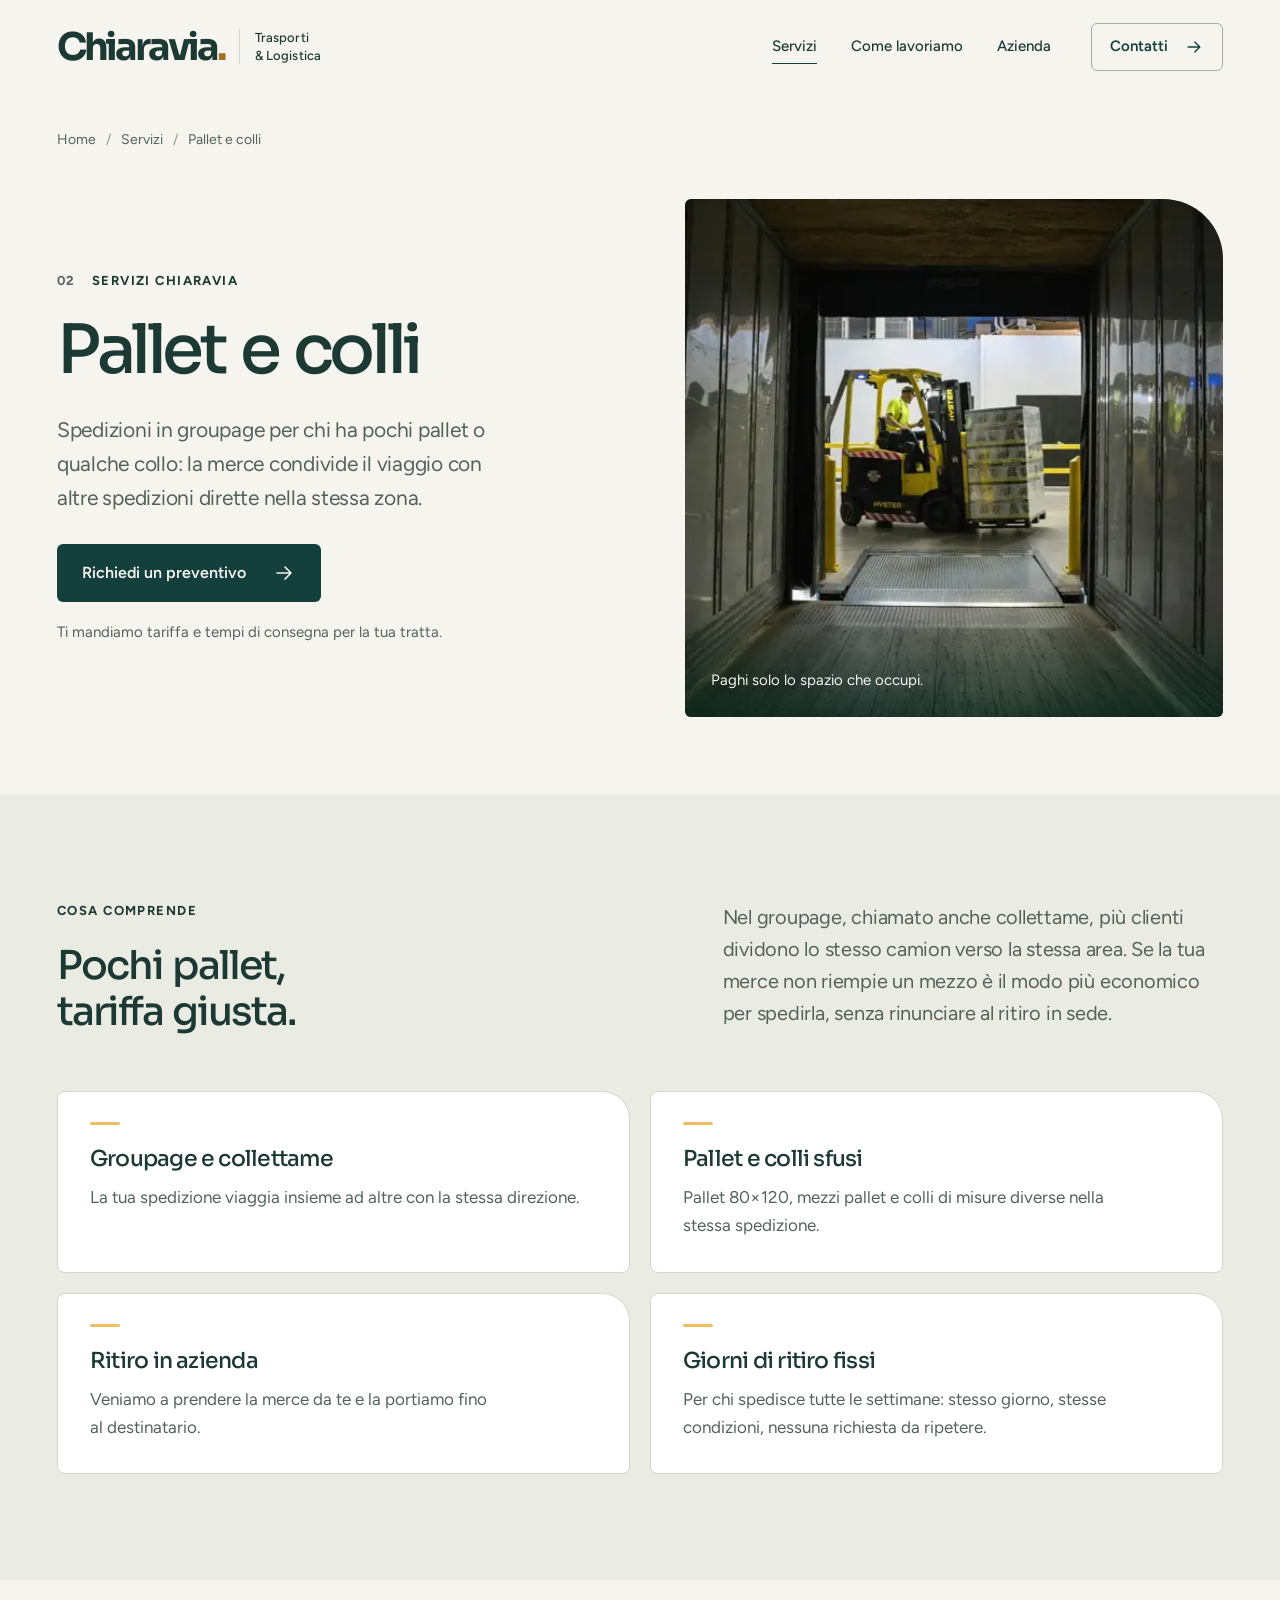
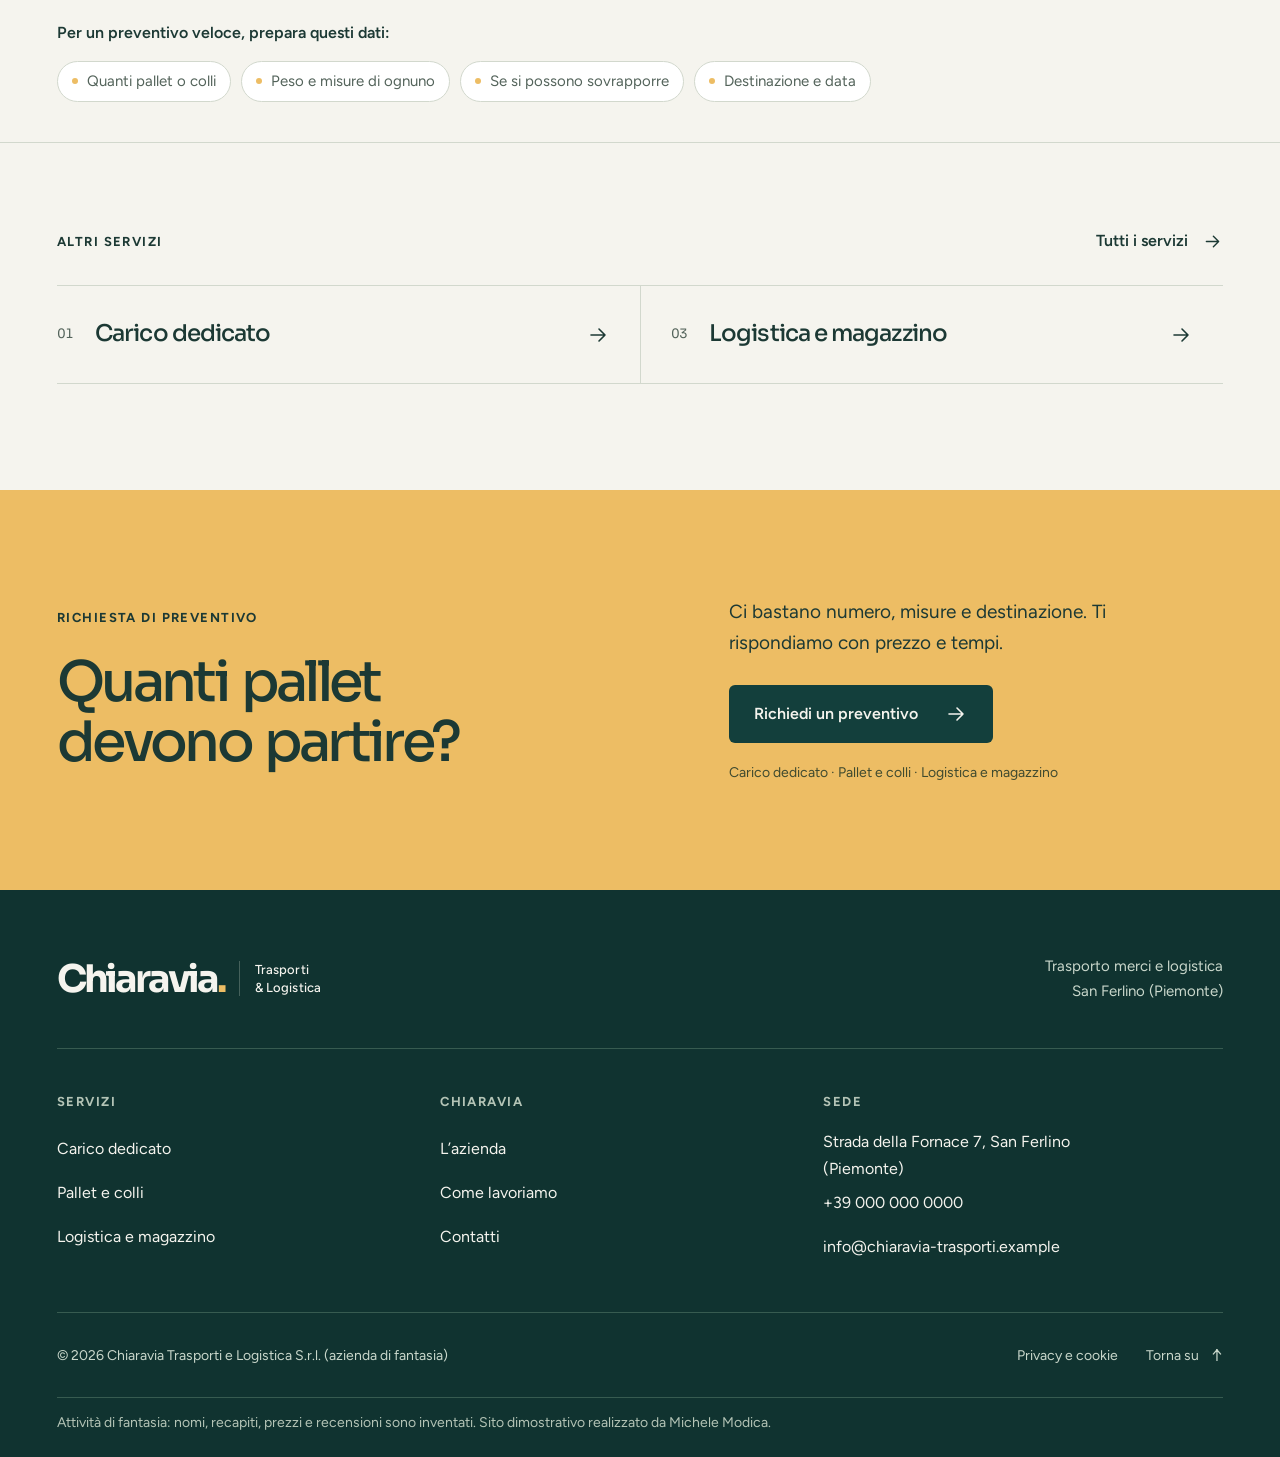
<file: servizio-pallet-colli.html>
<!doctype html>
<html lang="it">
<head>
<meta charset="utf-8">
<meta name="viewport" content="width=device-width, initial-scale=1">
<title>Pallet e colli — Chiaravia Trasporti e Logistica</title>
<meta name="description" content="Spedizioni in groupage per chi ha pochi pallet o qualche collo: la merce condivide il viaggio con altre spedizioni dirette nella stessa zona.">
<meta name="robots" content="noindex, nofollow">
<meta name="theme-color" content="#133f3c">
<link rel="canonical" href="https://gxmich.github.io/chiaravia-trasporti-demo/servizio-pallet-colli.html">
<meta property="og:type" content="website">
<meta property="og:locale" content="it_IT">
<meta property="og:site_name" content="Chiaravia Trasporti e Logistica (demo)">
<meta property="og:title" content="Pallet e colli — Chiaravia Trasporti e Logistica">
<meta property="og:description" content="Spedizioni in groupage per chi ha pochi pallet o qualche collo: la merce condivide il viaggio con altre spedizioni dirette nella stessa zona.">
<meta property="og:url" content="https://gxmich.github.io/chiaravia-trasporti-demo/servizio-pallet-colli.html">
<meta property="og:image" content="https://gxmich.github.io/chiaravia-trasporti-demo/assets/og.jpg?v=8486ee86fc">
<meta property="og:image:alt" content="Chiaravia Trasporti e Logistica, sito dimostrativo di un’azienda di fantasia">
<meta property="og:image:width" content="1200">
<meta property="og:image:height" content="630">
<meta name="twitter:card" content="summary_large_image">
<link rel="icon" href="assets/favicon.png" type="image/png" sizes="128x128">
<link rel="apple-touch-icon" href="assets/apple-touch-icon.png" sizes="180x180">
<link rel="preload" href="assets/fonts/sora-latin.woff2" as="font" type="font/woff2" crossorigin>
<link rel="preload" href="assets/fonts/figtree-latin.woff2" as="font" type="font/woff2" crossorigin>
<link rel="stylesheet" href="assets/site.css?v=4a50c838eb">
<script type="application/ld+json">{"@context": "https://schema.org", "@type": "Organization", "name": "Chiaravia Trasporti e Logistica S.r.l. (azienda di fantasia)", "description": "Sito dimostrativo: azienda e dati inventati.", "url": "https://gxmich.github.io/chiaravia-trasporti-demo"}</script>
<script src="assets/site.js?v=f28a6508f5" defer></script>
</head>
<body class="page-service">
<a class="skip-link" href="#contenuto">Vai al contenuto</a>
<header class="site-header" data-header>
  <div class="header-inner container">
    <a class="brand-link" href="index.html" title="Torna alla home"><span class="brand"><span class="brand-name">Chiaravia<span class="brand-stop">.</span></span><span class="brand-detail">Trasporti<br>&amp; Logistica</span></span></a>
    <nav class="desktop-nav" aria-label="Navigazione principale"><a href="servizi.html" aria-current="page">Servizi</a><a href="index.html#metodo">Come lavoriamo</a><a href="azienda.html">Azienda</a></nav><a class="button button-outline" href="contatti.html" data-header-cta><span>Contatti</span><svg class="arrow" viewBox="0 0 24 24" fill="none" aria-hidden="true"><path d="M5 12h14m-6-6 6 6-6 6" stroke="currentColor" stroke-width="1.6" stroke-linecap="round" stroke-linejoin="round"/></svg></a>
    <button class="menu-toggle" type="button" aria-expanded="false" aria-controls="mobile-menu" aria-label="Apri il menu" data-menu-toggle><span></span><span></span></button>
  </div>
</header>
<dialog class="mobile-menu" id="mobile-menu" aria-label="Navigazione" data-mobile-menu>
  <div class="mobile-menu-top"><span class="brand"><span class="brand-name">Chiaravia<span class="brand-stop">.</span></span><span class="brand-detail">Trasporti<br>&amp; Logistica</span></span><button class="menu-close" type="button" data-menu-close aria-label="Chiudi il menu">Chiudi <span aria-hidden="true">×</span></button></div>
  <p class="eyebrow">Trasporto merci e logistica</p>
  <nav aria-label="Navigazione mobile"><a href="index.html">Home<svg class="arrow" viewBox="0 0 24 24" fill="none" aria-hidden="true"><path d="M5 12h14m-6-6 6 6-6 6" stroke="currentColor" stroke-width="1.6" stroke-linecap="round" stroke-linejoin="round"/></svg></a><a href="servizi.html" aria-current="page">Servizi<svg class="arrow" viewBox="0 0 24 24" fill="none" aria-hidden="true"><path d="M5 12h14m-6-6 6 6-6 6" stroke="currentColor" stroke-width="1.6" stroke-linecap="round" stroke-linejoin="round"/></svg></a><a href="index.html#metodo">Come lavoriamo<svg class="arrow" viewBox="0 0 24 24" fill="none" aria-hidden="true"><path d="M5 12h14m-6-6 6 6-6 6" stroke="currentColor" stroke-width="1.6" stroke-linecap="round" stroke-linejoin="round"/></svg></a><a href="azienda.html">Azienda<svg class="arrow" viewBox="0 0 24 24" fill="none" aria-hidden="true"><path d="M5 12h14m-6-6 6 6-6 6" stroke="currentColor" stroke-width="1.6" stroke-linecap="round" stroke-linejoin="round"/></svg></a><a href="contatti.html">Contatti<svg class="arrow" viewBox="0 0 24 24" fill="none" aria-hidden="true"><path d="M5 12h14m-6-6 6 6-6 6" stroke="currentColor" stroke-width="1.6" stroke-linecap="round" stroke-linejoin="round"/></svg></a></nav>
  <div class="mobile-menu-bottom"><span>Chiaravia Trasporti e Logistica<br>San Ferlino (Piemonte)</span><a class="button button-accent" href="contatti.html" ><span>Richiedi un preventivo</span><svg class="arrow" viewBox="0 0 24 24" fill="none" aria-hidden="true"><path d="M5 12h14m-6-6 6 6-6 6" stroke="currentColor" stroke-width="1.6" stroke-linecap="round" stroke-linejoin="round"/></svg></a></div>
</dialog><noscript><nav class="noscript-nav container" aria-label="Navigazione senza JavaScript"><a href="index.html">Home</a><a href="servizi.html">Servizi</a><a href="azienda.html">Azienda</a><a href="contatti.html">Contatti</a></nav></noscript>
<main id="contenuto" tabindex="-1">
<section class="service-hero"><div class="container"><nav class="breadcrumbs" aria-label="Percorso"><ol><li><a href="index.html">Home</a></li><li><a href="servizi.html">Servizi</a></li><li><span aria-current="page">Pallet e colli</span></li></ol></nav><div class="service-hero-layout"><div class="service-hero-copy"><p class="eyebrow" data-entrance="0"><span class="service-index">02</span> Servizi Chiaravia</p><h1 class="display-lg" data-entrance="1">Pallet e colli</h1><p class="body-large" data-entrance="2">Spedizioni in groupage per chi ha pochi pallet o qualche collo: la merce condivide il viaggio con altre spedizioni dirette nella stessa zona.</p><a class="button button-primary" href="contatti.html?servizio=pallet-colli" data-entrance="3"><span>Richiedi un preventivo</span><svg class="arrow" viewBox="0 0 24 24" fill="none" aria-hidden="true"><path d="M5 12h14m-6-6 6 6-6 6" stroke="currentColor" stroke-width="1.6" stroke-linecap="round" stroke-linejoin="round"/></svg></a><p class="service-hero-note">Ti mandiamo tariffa e tempi di consegna per la tua tratta.</p></div><figure class="service-hero-image" data-entrance="2"><img class="" src="img/carico-muletto.webp" srcset="img/carico-muletto-480.webp 480w, img/carico-muletto-720.webp 720w, img/carico-muletto-900.webp 900w, img/carico-muletto-1200.webp 1200w, img/carico-muletto.webp 2000w" sizes="(max-width: 760px) calc(100vw - 40px), 44vw" width="2000" height="1334" alt="Un carrello elevatore movimenta pallet all’ingresso di un semirimorchio" fetchpriority="high" loading="eager" decoding="async" style="object-position:50% 55%"><figcaption>Paghi solo lo spazio che occupi.</figcaption></figure></div></div></section>
<section class="service-context section" aria-labelledby="includes-heading"><div class="container section-heading"><div><p class="eyebrow">Cosa comprende</p><h2 class="display-sm" id="includes-heading" data-reveal>Pochi pallet,<br>tariffa giusta.</h2></div><p class="body-large">Nel groupage, chiamato anche collettame, più clienti dividono lo stesso camion verso la stessa area. Se la tua merce non riempie un mezzo è il modo più economico per spedirla, senza rinunciare al ritiro in sede.</p></div><div class="container"><div class="includes-grid"><article data-reveal><span class="include-mark" aria-hidden="true"></span><h3>Groupage e collettame</h3><p>La tua spedizione viaggia insieme ad altre con la stessa direzione.</p></article><article data-reveal><span class="include-mark" aria-hidden="true"></span><h3>Pallet e colli sfusi</h3><p>Pallet 80×120, mezzi pallet e colli di misure diverse nella stessa spedizione.</p></article><article data-reveal><span class="include-mark" aria-hidden="true"></span><h3>Ritiro in azienda</h3><p>Veniamo a prendere la merce da te e la portiamo fino al destinatario.</p></article><article data-reveal><span class="include-mark" aria-hidden="true"></span><h3>Giorni di ritiro fissi</h3><p>Per chi spedisce tutte le settimane: stesso giorno, stesse condizioni, nessuna richiesta da ripetere.</p></article></div></div></section>
<section class="service-checklist"><div class="container checklist-layout"><p class="checklist-label">Per un preventivo veloce, prepara questi dati:</p><ul class="checklist"><li>Quanti pallet o colli</li><li>Peso e misure di ognuno</li><li>Se si possono sovrapporre</li><li>Destinazione e data</li></ul></div></section>
<section class="related-section section"><div class="container"><div class="related-heading"><p class="eyebrow">Altri servizi</p><a class="text-link" href="servizi.html">Tutti i servizi <svg class="arrow" viewBox="0 0 24 24" fill="none" aria-hidden="true"><path d="M5 12h14m-6-6 6 6-6 6" stroke="currentColor" stroke-width="1.6" stroke-linecap="round" stroke-linejoin="round"/></svg></a></div><div class="related-links"><a href="servizio-carico-dedicato.html"><span class="small-index">01</span><span>Carico dedicato</span><svg class="arrow" viewBox="0 0 24 24" fill="none" aria-hidden="true"><path d="M5 12h14m-6-6 6 6-6 6" stroke="currentColor" stroke-width="1.6" stroke-linecap="round" stroke-linejoin="round"/></svg></a><a href="servizio-logistica.html"><span class="small-index">03</span><span>Logistica e magazzino</span><svg class="arrow" viewBox="0 0 24 24" fill="none" aria-hidden="true"><path d="M5 12h14m-6-6 6 6-6 6" stroke="currentColor" stroke-width="1.6" stroke-linecap="round" stroke-linejoin="round"/></svg></a></div></div></section>
<section class="contact-cta section"><div class="container cta-layout"><div><p class="eyebrow">Richiesta di preventivo</p><h2 class="display-md" data-reveal>Quanti pallet<br>devono partire?</h2></div><div class="cta-content"><p>Ci bastano numero, misure e destinazione. Ti rispondiamo con prezzo e tempi.</p><a class="button button-accent" href="contatti.html?servizio=pallet-colli" ><span>Richiedi un preventivo</span><svg class="arrow" viewBox="0 0 24 24" fill="none" aria-hidden="true"><path d="M5 12h14m-6-6 6 6-6 6" stroke="currentColor" stroke-width="1.6" stroke-linecap="round" stroke-linejoin="round"/></svg></a><span class="cta-note">Carico dedicato · Pallet e colli · Logistica e magazzino</span></div></div></section>
</main>
<footer class="site-footer">
  <div class="container">
    <div class="footer-top"><a class="brand-link" href="index.html" title="Torna alla home"><span class="brand"><span class="brand-name">Chiaravia<span class="brand-stop">.</span></span><span class="brand-detail">Trasporti<br>&amp; Logistica</span></span></a><p>Trasporto merci e logistica<br>San Ferlino (Piemonte)</p></div>
    <div class="footer-grid">
      <div><p class="footer-label">Servizi</p><a href="servizio-carico-dedicato.html">Carico dedicato</a><a href="servizio-pallet-colli.html">Pallet e colli</a><a href="servizio-logistica.html">Logistica e magazzino</a></div>
      <div><p class="footer-label">Chiaravia</p><a href="azienda.html">L’azienda</a><a href="index.html#metodo">Come lavoriamo</a><a href="contatti.html">Contatti</a></div>
      <div class="footer-contact"><p class="footer-label">Sede</p><address>Strada della Fornace 7, San Ferlino (Piemonte)</address><a href="tel:+390000000000">+39 000 000 0000</a><a href="mailto:info@chiaravia-trasporti.example">info@chiaravia-trasporti.example</a></div>
    </div>
    <div class="footer-bottom"><p>© <span data-year>2026</span> Chiaravia Trasporti e Logistica S.r.l. (azienda di fantasia)</p><a href="privacy.html">Privacy e cookie</a><a class="back-top" href="#contenuto">Torna su <span aria-hidden="true">↑</span></a></div>
    <p class="demo-disclosure">Attività di fantasia: nomi, recapiti, prezzi e recensioni sono inventati. Sito dimostrativo realizzato da <a href="https://www.modicamichele.it">Michele Modica</a>.</p>
  </div>
</footer>
<div class="mobile-action" data-mobile-action><span>Hai merce<br>da spedire?</span><a class="button button-primary" href="contatti.html" ><span>Richiedi un preventivo</span><svg class="arrow" viewBox="0 0 24 24" fill="none" aria-hidden="true"><path d="M5 12h14m-6-6 6 6-6 6" stroke="currentColor" stroke-width="1.6" stroke-linecap="round" stroke-linejoin="round"/></svg></a></div>
</body>
</html>
</file>
<file: assets/site.css>
@font-face{font-family:Sora;src:url('fonts/sora-latin.woff2') format('woff2');font-style:normal;font-weight:400 800;font-display:swap}
@font-face{font-family:Figtree;src:url('fonts/figtree-latin.woff2') format('woff2');font-style:normal;font-weight:400 700;font-display:swap}

:root{
  --paper:#f5f4ee;--white:#fff;--surface:#eaece3;--green:#133f3c;--green-dark:#103330;
  --ink:#1c3934;--muted:#53635a;--line:#d2d8cd;--accent:#edbd64;--accent-light:#f5d89d;--accent-ink:#9a6219;
  --font:Figtree,Arial,sans-serif;--display:Sora,Arial,sans-serif;--gutter:clamp(22px,4.45vw,80px);
  --fast:140ms;--base:220ms;--panel:280ms;--reveal:560ms;--ease:cubic-bezier(.22,1,.36,1);
  --header-height:94px;--error:#a12e1d;--radius-card:8px 28px 8px 8px;
}
*,*::before,*::after{box-sizing:border-box}
html{scroll-behavior:smooth;scroll-padding-top:calc(var(--header-height) + 24px);-webkit-text-size-adjust:100%}
body{margin:0;background:var(--paper);color:var(--ink);font:400 17px/1.65 var(--font);-webkit-font-smoothing:antialiased}
body:has(dialog[open]){overflow:hidden}
::selection{background:var(--accent);color:var(--green-dark)}
img{display:block;max-width:100%;height:auto}
a{color:inherit;text-decoration:none}
button,input,textarea,select{font:inherit}
button{color:inherit;cursor:pointer}
button:disabled{cursor:default}
button,a,input,select,textarea{-webkit-tap-highlight-color:transparent}
button{border:0}
button,input,textarea,select{border-radius:0}
h1,h2,h3,h4,p,figure,dl,dd{margin:0}
p,li,dd,figcaption,summary{text-wrap:pretty}
h1,h2,h3,h4,.eyebrow{text-wrap:balance}
ul,ol{margin:0;padding:0;list-style:none}
fieldset{min-width:0}
address{font-style:normal}
[hidden]{display:none!important}
:focus-visible{outline:3px solid #aa6d22;outline-offset:5px}
main:focus{outline:none}
main{overflow:clip}
section[id]{scroll-margin-top:20px}
.container{width:100%;max-width:1560px;margin-inline:auto;padding-inline:var(--gutter)}
.section{padding-block:clamp(76px,8.3vw,132px)}
.sr-only{position:absolute;width:1px;height:1px;padding:0;margin:-1px;overflow:hidden;clip:rect(0,0,0,0);white-space:nowrap;border:0}
.skip-link{position:fixed;top:12px;left:20px;z-index:30;padding:12px 20px;background:var(--green);color:var(--white);transform:translateY(-180%);border-radius:4px}
.skip-link:focus{transform:translateY(0)}
.eyebrow{font-size:13px;font-weight:700;line-height:1.5;letter-spacing:.11em;text-transform:uppercase}
.display-xl,.display-lg,.display-md,.display-sm{font-family:var(--display);font-weight:500;letter-spacing:-.065em;word-spacing:.07em;line-height:1.08}
.display-xl{font-size:clamp(52px,6.05vw,94px);letter-spacing:-.074em}
.display-lg{font-size:clamp(48px,5.3vw,80px)}
.display-md{font-size:clamp(42px,4.35vw,66px)}
.display-sm{font-size:clamp(32px,3.1vw,48px);line-height:1.14;letter-spacing:-.052em}
.muted{color:var(--muted)}
.body-large{font-size:clamp(19px,1.6vw,23px);line-height:1.6;letter-spacing:-.012em}
.arrow{width:24px;height:24px;flex:none;transition:transform var(--base) var(--ease)}
.pin{width:20px;height:20px;flex:none;color:var(--accent-ink)}
.button{display:inline-flex;justify-content:space-between;align-items:center;gap:26px;min-height:58px;padding:16px 24px;border:1px solid transparent;border-radius:6px;font-size:16px;font-weight:600;line-height:1.35;text-decoration:none;transition:background var(--base),color var(--base),transform var(--base) var(--ease),border-color var(--base),opacity var(--base),visibility var(--base)}
.button-primary{background:var(--green);color:var(--paper)}
.button-primary:hover{background:var(--green-dark)}
.button-accent{background:var(--accent);color:var(--green-dark)}
.button-accent:hover{background:var(--accent-light)}
.button-outline{border-color:#b7c2b4;background:transparent;color:var(--green)}
.button-outline:hover{border-color:var(--green);background:var(--surface)}
.button:hover .arrow{transform:translateX(4px)}
.button:active{transform:translateY(1px) scale(.99)}
.button:disabled{opacity:.55}
.text-link{display:inline-flex;align-items:center;gap:14px;font-size:16px;font-weight:600;min-height:44px}
.text-link .arrow{width:21px;height:21px}
.text-link:hover .arrow{transform:translateX(5px)}
.text-link>span[aria-hidden]{transition:transform var(--base) var(--ease)}
.text-link:hover>span[aria-hidden]{transform:translateY(3px)}
.inline-link{text-decoration:underline;text-decoration-color:#8a9d8d;text-underline-offset:4px;text-decoration-thickness:1px}
.inline-link:hover{text-decoration-color:var(--green)}
.inline-button{display:inline-flex;align-items:center;gap:12px;min-height:44px;padding:0;background:transparent;text-align:left;font-size:15px;font-weight:600;text-decoration:underline;text-underline-offset:4px}
.inline-button .arrow{width:18px;height:18px}
.small-index{font-family:var(--display);font-size:13px;font-weight:400;color:var(--muted);font-variant-numeric:tabular-nums}

/* Identity and navigation */
.site-header{position:sticky;top:0;z-index:10;height:var(--header-height);background:var(--paper);border-bottom:1px solid transparent;transition:background var(--base),border-color var(--base)}
.site-header.is-scrolled{background:rgba(245,244,238,.96);border-bottom-color:var(--line)}
@supports((backdrop-filter:blur(12px)) or (-webkit-backdrop-filter:blur(12px))){.site-header.is-scrolled{background:rgba(245,244,238,.92);-webkit-backdrop-filter:blur(14px);backdrop-filter:blur(14px)}}
.header-inner{height:100%;display:flex;align-items:center;gap:40px}
.brand-link{flex:none;display:inline-flex;align-items:center;min-height:44px}
.brand{display:inline-flex;align-items:center;gap:15px;line-height:1}
.brand-name{font-family:var(--display);font-size:38px;letter-spacing:-.085em;font-weight:700}
.brand-stop{color:#aa6d22}
.brand-detail{border-left:1px solid var(--line);padding-left:15px;font-size:13px;line-height:1.35;font-weight:500;letter-spacing:.01em}
.desktop-nav{display:flex;align-items:center;gap:34px;margin-left:auto}
.desktop-nav a{font-size:15px;font-weight:500;min-height:44px;display:flex;align-items:center;position:relative}
.desktop-nav a::after{content:'';position:absolute;bottom:5px;left:0;width:100%;height:1px;background:var(--green);transform:scaleX(0);transform-origin:left;transition:transform var(--base) var(--ease)}
.desktop-nav a:hover::after,.desktop-nav a[aria-current=page]::after{transform:scaleX(1)}
.noscript-nav{display:flex;flex-wrap:wrap;gap:12px 25px;padding-block:12px;font-size:15px;border-bottom:1px solid var(--line)}
.noscript-nav a{text-decoration:underline;text-underline-offset:4px;padding-block:5px}
.header-inner>.button{min-height:48px;font-size:15px;padding:11px 18px;gap:16px;border-color:#9fb0a2}
.header-inner>.button:hover{border-color:var(--green);background:var(--white)}
.header-inner>.button .arrow{width:20px;height:20px}
.menu-toggle{display:none;flex:none;width:46px;height:46px;background:transparent;position:relative}
.menu-toggle span{position:absolute;left:10px;width:26px;height:1.5px;background:var(--green)}
.menu-toggle span:first-child{top:18px}.menu-toggle span:last-child{top:26px}
.mobile-menu{position:fixed;inset:0;width:100%;height:100dvh;max-width:none;max-height:none;margin:0;border:0;padding:24px var(--gutter) 32px;background:var(--green);color:var(--paper);overflow:auto}
.mobile-menu:not([open]){display:none}
.mobile-menu[open]{display:flex;flex-direction:column}
.mobile-menu::backdrop{background:var(--green)}
.mobile-menu-top{display:flex;align-items:center;justify-content:space-between;gap:20px;margin-bottom:60px}
.mobile-menu .brand-stop{color:var(--accent)}
.mobile-menu .brand-detail{border-color:#45615b}
.menu-close{display:flex;align-items:center;gap:14px;min-height:44px;background:none;color:var(--paper);font-size:15px}
.menu-close span{font-size:30px;font-weight:400;line-height:1}
.mobile-menu>.eyebrow{color:var(--accent);margin-bottom:20px}
.mobile-menu nav{display:grid}
.mobile-menu nav a{display:flex;align-items:center;justify-content:space-between;gap:20px;border-bottom:1px solid #45615b;padding:13px 0;font-family:var(--display);font-size:clamp(26px,5.5vw,44px);letter-spacing:-.045em;line-height:1.4}
.mobile-menu nav a[aria-current=page]{color:var(--accent)}
.mobile-menu-bottom{display:flex;justify-content:space-between;align-items:center;gap:20px;margin-top:auto;padding-top:40px;font-size:14px;line-height:1.5;color:#c5d3c8}

/* Home: editorial opening */
.home-hero{padding-top:48px;padding-bottom:clamp(20px,3vw,40px)}
.hero-layout{display:grid;grid-template-columns:1.15fr 1fr;gap:clamp(40px,5vw,76px);align-items:center}
.hero-copy{padding-block:28px 38px;min-width:0}
.hero-kicker{display:flex;align-items:center;gap:12px;margin-bottom:35px}
.eyebrow-line{width:29px;height:1px;background:var(--green);flex:none}
.hero-copy h1{margin-left:-5px}
.accent-word{position:relative;display:inline-block;isolation:isolate}
.accent-word::after{content:'';position:absolute;left:1%;right:-1%;bottom:6%;height:17%;background:var(--accent);z-index:-1;border-radius:2px;transform-origin:left center}
@media(prefers-reduced-motion:no-preference){.accent-word::after{animation:cv-draw 900ms var(--ease) 260ms both}}
.hero-intro{max-width:42ch;margin-top:30px;font-size:19px;line-height:1.65;color:var(--muted)}
.hero-actions{display:flex;align-items:center;flex-wrap:wrap;gap:22px 28px;margin-top:34px}
.hero-footnote{display:flex;gap:12px;align-items:center;margin-top:44px;font-size:14px;line-height:1.5;color:var(--muted)}
.hero-footnote strong{font-weight:600;color:var(--green)}
.hero-visual{position:relative;align-self:stretch;min-height:590px}
.hero-photo{position:absolute;inset:0;overflow:hidden;border-radius:7px 90px 7px 7px;background:var(--surface)}
.hero-photo::after{content:'';position:absolute;inset:0;background:linear-gradient(180deg,transparent 55%,rgba(8,28,24,.24));pointer-events:none}
.hero-photo img{width:100%;height:100%;object-fit:cover;object-position:50% 50%}
.hero-image-caption{position:absolute;left:-28px;bottom:28px;right:30px;display:flex;align-items:center;gap:22px;padding:20px 22px;background:var(--green);color:var(--paper);border-radius:6px;font-size:15px;line-height:1.55}
.caption-index{font-family:var(--display);font-size:42px;letter-spacing:-.08em;color:var(--accent);line-height:1}
.hero-image-caption strong{font-weight:600}
.hero-image-caption a{display:grid;place-items:center;align-self:stretch;margin-left:auto;min-width:44px;min-height:44px;border-left:1px solid #45615b;padding-left:15px}
.hero-image-caption a:hover .arrow{transform:translateX(4px)}

/* Service catalogue */
.section-heading{display:grid;grid-template-columns:1.1fr 1fr;gap:clamp(40px,9vw,140px);align-items:end}
.section-heading .eyebrow{margin-bottom:24px}
.heading-aside{max-width:40ch;color:var(--muted);padding-bottom:6px}
.heading-aside .text-link{margin-top:20px;color:var(--green)}
.service-list{margin-top:58px}
.service-row{display:grid;grid-template-columns:36px minmax(210px,.8fr) minmax(0,1.2fr);gap:clamp(24px,3.1vw,48px);align-items:center;border-top:1px solid var(--line);padding-block:34px}
.service-row:last-child{border-bottom:1px solid var(--line)}
.service-number{align-self:start;padding-top:2px;font-family:var(--display);font-size:14px;line-height:1.4;color:var(--muted);font-variant-numeric:tabular-nums}
.service-image{aspect-ratio:1.8;overflow:hidden;border-radius:6px 28px 6px 6px;background:var(--surface)}
.service-image img{width:100%;height:100%;object-fit:cover;transition:transform 650ms var(--ease)}
.service-row:hover .service-image img,.service-row:focus-within .service-image img{transform:scale(1.035)}
.service-description{padding:7px 0}
.service-description .eyebrow{color:var(--muted);letter-spacing:.1em;margin-bottom:12px}
.service-description h3{font:500 clamp(26px,2.5vw,39px)/1.2 var(--display);letter-spacing:-.05em}
.service-description h3 a{display:flex;align-items:center;justify-content:space-between;gap:18px;min-height:44px}
.service-description h3 .arrow{width:29px;height:29px}
.service-row:hover h3 .arrow{transform:translate(4px,-4px) rotate(-35deg)}
.service-description>p:not(.eyebrow){margin-top:14px;max-width:50ch;font-size:17px;color:var(--muted)}
.text-tags{display:flex;flex-wrap:wrap;gap:8px;margin-top:20px;font-size:14px;line-height:1.4;color:var(--green)}
.text-tags li{padding:6px 13px;border:1px solid #c9d1c4;border-radius:99px;background:rgba(255,255,255,.6);font-weight:500}
.service-includes{display:grid;grid-template-columns:repeat(2,minmax(0,1fr));gap:10px 26px;margin-top:20px}
.service-includes li{display:flex;align-items:baseline;gap:11px;font-size:15px;font-weight:500;line-height:1.45}
.service-includes li::before{content:'';flex:none;width:14px;height:2px;border-radius:2px;background:var(--accent);transform:translateY(-4px)}

/* Method */
.method-section{background:var(--green);color:var(--paper)}
.method-top{display:grid;grid-template-columns:1.15fr 1fr;gap:80px;align-items:end}
.method-top .eyebrow{color:var(--accent);margin-bottom:28px}
.light-accent{color:var(--accent)}
.nowrap{white-space:nowrap}
.method-intro{max-width:34ch;color:#d1dcd2;font-size:18px;padding-bottom:7px;justify-self:end}
.method-bottom{display:grid;grid-template-columns:1.1fr 1fr;gap:clamp(48px,7vw,110px);align-items:center;margin-top:65px}
.method-photo{position:relative;aspect-ratio:1.23;border-radius:6px 40px 6px 6px;overflow:hidden}
.method-photo::after{content:'';position:absolute;inset:45% 0 0;background:linear-gradient(transparent,rgba(7,30,24,.78));pointer-events:none}
.method-photo img{width:100%;height:100%;object-fit:cover}
.method-photo figcaption{position:absolute;bottom:26px;left:28px;z-index:1;font-size:15px;line-height:1.5}
.process-list{display:grid}
.process-list li{display:flex;gap:24px;align-items:flex-start;padding:28px 0;border-top:1px solid #45615b}
.process-list li:last-child{border-bottom:1px solid #45615b}
.process-number{flex:none;min-width:2.2em;font-family:var(--display);font-size:14px;color:var(--accent);padding-top:3px;font-variant-numeric:tabular-nums}
.process-list h3{font-family:var(--display);font-size:21px;line-height:1.35;font-weight:500;letter-spacing:-.035em}
.process-list p{font-size:16px;color:#d1dcd2;max-width:40ch;margin-top:8px}
.recurring-section{border-bottom:1px solid var(--line)}
.recurring-layout{display:grid;grid-template-columns:1fr 1fr;gap:clamp(40px,9vw,140px);align-items:start}
.recurring-layout .eyebrow{color:var(--muted);margin-bottom:26px}
.recurring-copy{max-width:46ch;padding-top:44px}
.recurring-copy .body-large{color:var(--muted)}
.recurring-points{display:grid;margin-top:30px;border-top:1px solid var(--line)}
.recurring-points li{display:flex;align-items:center;gap:16px;padding-block:14px;border-bottom:1px solid var(--line);font-size:17px;font-weight:500}
.recurring-points li::before{content:'';flex:none;width:22px;height:2px;border-radius:2px;background:var(--accent)}
.recurring-copy .text-link{margin-top:24px}

/* Answers and conversion */
.faq-layout{display:grid;grid-template-columns:.8fr 1.2fr;gap:clamp(40px,9vw,140px)}
.faq-layout>div>.display-sm{margin-top:22px}
.faq-layout>div>p:not(.eyebrow){margin-top:24px;font-size:16px;color:var(--muted)}
.faq-list{border-top:1px solid var(--line)}
.faq-list details{border-bottom:1px solid var(--line)}
.faq-list summary{list-style:none;display:flex;align-items:center;justify-content:space-between;gap:24px;cursor:pointer;padding:24px 0;font-size:18px;font-weight:600;line-height:1.45}
.faq-list summary::-webkit-details-marker{display:none}
.faq-toggle{position:relative;width:20px;height:20px;flex:none}
.faq-toggle::before,.faq-toggle::after{content:'';position:absolute;top:9px;left:3px;width:14px;height:1.5px;background:var(--green);transition:transform var(--base) var(--ease)}
.faq-toggle::after{transform:rotate(90deg)}
details[open] .faq-toggle::after{transform:rotate(0)}
.faq-answer{padding-bottom:24px;padding-right:32px;font-size:17px;color:var(--muted)}
.contact-cta{background:var(--accent)}
.cta-layout{display:grid;grid-template-columns:1.1fr 1fr;gap:clamp(40px,10vw,150px);align-items:center}
.cta-layout .eyebrow{margin-bottom:24px}
.cta-content>p{font-size:19px;max-width:36ch}
.cta-content>.button{margin-top:26px}
.contact-cta .button-accent{background:var(--green);color:var(--paper)}
.contact-cta .button-accent:hover{background:var(--green-dark)}
.cta-note{display:block;margin-top:18px;font-size:14px;color:#3f4a2f}
.contact-cta-petrol,.contact-cta-light{background:var(--paper);padding-top:0}
.cta-card{padding:clamp(36px,5vw,76px);border-radius:10px 72px 10px 10px}
.contact-cta-petrol .cta-card{background:var(--green);color:var(--paper)}
.contact-cta-petrol .eyebrow{color:var(--accent)}
.contact-cta-petrol .cta-content>p{color:#d1dcd2}
.contact-cta-petrol .button-accent{background:var(--accent);color:var(--green-dark)}
.contact-cta-petrol .button-accent:hover{background:var(--accent-light)}
.contact-cta-petrol .cta-note{color:#c5d3c8}
.contact-cta-light .cta-card{background:var(--accent)}
.site-footer{padding-top:64px;background:var(--green-dark);color:var(--paper)}
.footer-top{display:flex;justify-content:space-between;gap:40px;align-items:center;padding-bottom:44px;border-bottom:1px solid #375b50}
.site-footer .brand-stop{color:var(--accent)}
.site-footer .brand-detail{border-color:#45615b}
.footer-top>p{font-size:15px;color:#c9d7cb;text-align:right}
.footer-grid{display:grid;grid-template-columns:1fr 1fr 1.2fr;gap:50px;padding-block:42px}
.footer-label{font-size:13px;font-weight:700;letter-spacing:.11em;text-transform:uppercase;color:#b4c4b6;margin-bottom:16px}
.footer-grid a{display:block;width:fit-content;min-height:44px;font-size:16px;padding-block:8px}
.footer-grid a:hover{text-decoration:underline;text-underline-offset:4px}
.footer-grid address{font-size:16px;max-width:30ch;line-height:1.7}
.footer-bottom{display:flex;align-items:center;flex-wrap:wrap;gap:12px 28px;border-top:1px solid #375b50;padding-block:20px;font-size:14px;color:#c9d7cb}
.footer-bottom>p{margin-right:auto}
.footer-bottom>a{min-height:44px;display:flex;align-items:center}
.back-top{gap:12px}
.back-top span{font-size:17px}
.demo-disclosure{font-size:14px;line-height:1.6;color:#b4c4b6;border-top:1px solid #375b50;padding-block:14px 22px}
.mobile-action{display:none}

/* Inner pages */
.breadcrumbs{font-size:14px;color:var(--muted);margin-bottom:44px}
.breadcrumbs ol{display:flex;align-items:center;gap:10px;flex-wrap:wrap}
.breadcrumbs li+li::before{content:'/';margin-right:10px;color:#8e9b8d}
.breadcrumbs a{display:inline-block;padding-block:4px}
.breadcrumbs a:hover{text-decoration:underline;text-underline-offset:3px}
.page-intro{padding-top:30px;padding-bottom:64px}
.intro-aside{max-width:36ch;font-size:19px;line-height:1.65;color:var(--muted);padding-bottom:7px}
.all-services .service-list{margin-top:0}
.guide-layout{display:grid;grid-template-columns:.8fr 1.2fr;gap:clamp(40px,8vw,120px);align-items:start}
.guide-layout .eyebrow{margin-bottom:24px}
.guide-layout>div>p:not(.eyebrow){margin-top:22px;max-width:36ch;font-size:17px;color:var(--muted)}
.guide-list{border-top:1px solid var(--line)}
.guide-list li{border-bottom:1px solid var(--line)}
.guide-list a{display:grid;grid-template-columns:minmax(0,1fr) auto;gap:12px 40px;align-items:center;padding:24px 0;border-radius:6px;transition:background var(--base),padding var(--base) var(--ease)}
.guide-case{font-size:17px;color:var(--muted);max-width:44ch}
.guide-answer{display:inline-flex;align-items:center;gap:14px;font:500 20px/1.3 var(--display);letter-spacing:-.035em;color:var(--green);white-space:nowrap}
.guide-answer .arrow{width:21px;height:21px}
.guide-list a:hover{background:#eceee5;padding-inline:16px}
.guide-list a:hover .arrow{transform:translateX(4px)}
.guide-list li:last-child .guide-answer{color:var(--accent-ink)}
.service-hero{padding-top:30px;padding-bottom:78px}
.service-hero-layout{display:grid;grid-template-columns:1fr 1fr;gap:7vw;align-items:center}
.service-hero-copy .eyebrow{display:flex;align-items:center;gap:16px;margin-bottom:24px}
.service-index{color:var(--muted)}
.service-hero-copy .body-large{color:var(--muted);margin-top:26px;max-width:36ch;font-size:21px}
.service-hero-copy>.button{margin-top:30px}
.service-hero-note{font-size:15px;color:var(--muted);max-width:42ch;margin-top:18px}
.service-hero-image{position:relative;aspect-ratio:1.04;border-radius:6px 60px 6px 6px;overflow:hidden;background:var(--surface)}
.service-hero-image img{width:100%;height:100%;object-fit:cover}
.service-hero-image figcaption{position:absolute;bottom:0;left:0;right:0;padding:56px 26px 24px;background:linear-gradient(transparent,rgba(10,38,28,.82));font-size:15px;color:var(--paper)}
.service-context{background:var(--surface)}
.service-context .section-heading{align-items:start}
.service-context .body-large{font-size:20px;color:var(--muted)}
.includes-grid{display:grid;grid-template-columns:repeat(2,minmax(0,1fr));gap:20px;margin-top:56px}
.includes-grid article{background:var(--white);border:1px solid var(--line);border-radius:var(--radius-card);padding:30px 32px 32px}
.include-mark{display:block;width:30px;height:3px;border-radius:3px;background:var(--accent);margin-bottom:20px}
.includes-grid h3{font:500 22px/1.3 var(--display);letter-spacing:-.035em}
.includes-grid p{margin-top:10px;font-size:17px;color:var(--muted);max-width:46ch}
.service-checklist{padding-block:40px;border-bottom:1px solid var(--line)}
.checklist-layout{display:flex;flex-wrap:wrap;align-items:center;gap:14px 26px}
.checklist-label{font-size:16px;font-weight:600}
.checklist{display:flex;flex-wrap:wrap;gap:8px 10px}
.checklist li{display:inline-flex;align-items:center;gap:9px;padding:7px 14px;border:1px solid var(--line);border-radius:99px;background:var(--white);font-size:15px;color:var(--muted)}
.checklist li::before{content:'';width:6px;height:6px;border-radius:50%;background:var(--accent)}
.service-checklist+.related-section{padding-top:clamp(56px,6vw,90px)}
.related-section{padding-top:0}
.related-heading{display:flex;align-items:center;justify-content:space-between;gap:20px;padding-bottom:22px}
.related-links{display:grid;grid-template-columns:1fr 1fr;border-top:1px solid var(--line);border-bottom:1px solid var(--line)}
.related-links a{display:flex;align-items:center;gap:22px;padding:32px 30px 32px 0;font:500 clamp(20px,1.8vw,27px)/1.4 var(--display);letter-spacing:-.04em}
.related-links a+a{padding-left:30px;border-left:1px solid var(--line)}
.related-links .arrow{margin-left:auto}
.related-links a:hover .arrow{transform:translateX(4px)}
.company-intro .eyebrow{margin-bottom:24px}
.company-intro-bottom{margin-top:32px}
.company-intro-bottom>.body-large{max-width:52ch;color:var(--muted);font-size:21px}
.company-banner{position:relative;aspect-ratio:2.85;margin-top:50px;overflow:hidden;border-radius:6px 60px 6px 6px;background:var(--surface)}
.company-banner img{width:100%;height:100%;object-fit:cover;object-position:center 62%}
.company-banner figcaption{position:absolute;left:32px;bottom:30px;z-index:1;color:var(--paper);font-size:17px;line-height:1.5;background:var(--green);padding:16px 20px;border-radius:6px}
.territory-section{background:var(--surface)}
.territory-section .display-md{font-size:clamp(38px,3.7vw,56px)}
.territory-section .body-large{color:var(--muted);font-size:20px}
.territory-grid{display:grid;grid-template-columns:repeat(4,minmax(0,1fr));gap:20px;margin-top:56px}
.territory-grid article{background:var(--paper);border:1px solid #d6dbd0;border-radius:var(--radius-card);padding:28px 26px 30px}
.territory-grid h3{font:500 21px/1.3 var(--display);letter-spacing:-.035em}
.territory-grid p{margin-top:12px;font-size:16px;color:var(--muted)}
.company-services .related-heading{align-items:end;padding-bottom:30px}
.company-services .related-heading .eyebrow{margin-bottom:20px}
.company-service-list{border-top:1px solid var(--line)}
.company-service-list a{display:grid;grid-template-columns:48px minmax(0,1fr) minmax(0,1.2fr) auto;align-items:center;gap:24px;padding:26px 0;border-bottom:1px solid var(--line)}
.company-service-name{font:500 clamp(22px,2.1vw,30px)/1.25 var(--display);letter-spacing:-.04em}
.company-service-copy{font-size:17px;color:var(--muted)}
.company-service-list a:hover .arrow{transform:translateX(4px)}
.company-data{padding-block:22px 0}
.company-data p{font-size:14px;color:var(--muted)}
.company-data+.contact-cta{padding-top:clamp(40px,4vw,64px)}

/* Guided request */
.contact-intro{padding-top:30px;padding-bottom:55px}
.contact-intro-layout{display:grid;grid-template-columns:1.4fr 1fr;gap:6vw;align-items:end}
.contact-intro .eyebrow{margin-bottom:22px}
.contact-intro .display-lg{font-size:clamp(40px,4.55vw,69px)}
.contact-intro-note{max-width:36ch;justify-self:end}
.contact-intro-note>p:first-child{font-size:19px;color:var(--muted)}
.direct-contacts{display:flex;flex-direction:column;margin-top:20px;gap:8px;font-size:17px}
.direct-contacts a{text-decoration:underline;text-underline-offset:4px}
.quote-section{padding-bottom:100px}
.quote-layout{display:grid;grid-template-columns:270px minmax(0,1fr);gap:clamp(50px,7vw,108px);align-items:start}
.quote-sidebar{position:sticky;top:calc(var(--header-height) + 35px);padding-top:12px}
.quote-progress{display:grid;gap:0}
.quote-progress li{position:relative;display:flex;gap:16px;align-items:flex-start;padding-bottom:34px;color:var(--muted)}
.quote-progress li:last-child{padding-bottom:0}
.quote-progress li:not(:last-child)::after{content:'';position:absolute;left:18px;top:42px;bottom:6px;width:1px;background:var(--line)}
.quote-progress li>span{display:grid;place-items:center;width:38px;height:38px;flex:none;border:1px solid #c3ccbf;border-radius:50%;font-size:13px;font-family:var(--display);transition:background var(--base),color var(--base),border-color var(--base)}
.quote-progress strong{display:block;font-size:16px;font-weight:600;line-height:1.4;margin-top:2px}
.quote-progress small{display:block;font-size:14px;line-height:1.45;margin-top:3px}
.quote-progress li[aria-current=step]{color:var(--green)}
.quote-progress li[aria-current=step]>span{background:var(--green);border-color:var(--green);color:var(--paper)}
.quote-progress li.is-complete>span{position:relative;background:var(--surface);border-color:#8c9e89;color:transparent}
.quote-progress li.is-complete>span::after{content:'';position:absolute;left:50%;top:50%;width:11px;height:6px;border-left:2px solid var(--green);border-bottom:2px solid var(--green);transform:translate(-50%,-70%) rotate(-45deg)}
.quote-help{margin-top:44px;border-top:1px solid var(--line);padding-top:24px}
.quote-help>p:not(.eyebrow){font-size:15px;color:var(--muted);margin-top:10px}
.quote-help>a{display:inline-block;font-size:15px;padding-block:10px;margin-top:4px}
.quote-main{background:var(--white);border:1px solid var(--line);padding:clamp(28px,3.4vw,52px);border-radius:10px 40px 10px 10px;min-width:0}
.quote-step{border:0;padding:0;margin:0;min-inline-size:0}
.quote-step+.quote-step{margin-top:40px}
.has-js .quote-step{margin-top:0}
.step-heading{margin-bottom:28px}
.step-heading>.eyebrow{color:var(--muted);margin-bottom:12px}
.step-heading h2{font:500 clamp(26px,2.4vw,34px)/1.25 var(--display);letter-spacing:-.05em}
.step-heading h2:focus{outline:none}
.step-heading>p:last-child{font-size:16px;color:var(--muted);margin-top:10px}
.service-choices{display:grid;gap:12px}
.service-choice{position:relative;display:flex;align-items:flex-start;gap:16px;border:1px solid var(--line);border-radius:8px;padding:20px 20px;cursor:pointer;transition:background var(--base),border-color var(--base)}
.service-choice:hover{background:#f7f8f3;border-color:#8b9d8b}
.service-choice:has(input:checked){border-color:var(--green);background:#f0f4ec;box-shadow:inset 0 0 0 1px var(--green)}
.service-choice input{position:absolute;opacity:0;width:1px;height:1px;pointer-events:none}
.service-choice:has(input:focus-visible){outline:3px solid #aa6d22;outline-offset:3px}
.choice-indicator{width:20px;height:20px;margin-top:3px;border:1.5px solid #7d8e7e;border-radius:50%;flex:none;display:grid;place-items:center}
.choice-indicator::after{content:'';width:10px;height:10px;background:var(--green);border-radius:50%;transform:scale(0);transition:transform var(--fast)}
input:checked+.choice-indicator{border-color:var(--green)}
input:checked+.choice-indicator::after{transform:scale(1)}
.service-choice strong{display:block;font-size:18px;font-weight:600;line-height:1.4}
.service-choice small{display:block;font-size:15px;color:var(--muted);line-height:1.55;margin-top:4px;max-width:54ch}
.service-choice>.small-index{margin-left:auto;align-self:flex-start;padding-top:3px}
.form-actions{display:flex;align-items:center;justify-content:space-between;gap:20px;margin-top:32px;padding-top:27px;border-top:1px solid var(--line)}
.form-actions>.button{margin-left:auto;min-height:54px;font-size:16px}
.back-button{display:inline-flex;align-items:center;gap:10px;min-height:44px;background:transparent;font-size:15px;font-weight:600;padding:0}
.back-button .arrow{transform:rotate(180deg);width:19px;height:19px}
.back-button:hover .arrow{transform:translateX(-3px) rotate(180deg)}
.field-grid{display:grid;grid-template-columns:repeat(2,minmax(0,1fr));gap:0 20px}
.field{margin-bottom:24px;min-width:0}
.field>label{display:block;font-size:16px;font-weight:600;line-height:1.5;margin-bottom:8px}
.optional{font-weight:400;color:var(--muted);font-size:14px;white-space:nowrap}
.required-mark{color:var(--green)}
.field input,.field select,.field textarea{display:block;width:100%;min-width:0;min-height:54px;border:1px solid #b7c2b4;border-radius:6px;background:#fafbf6;padding:13px 14px;font-size:16px;line-height:1.5;color:var(--ink);transition:border-color var(--base),background var(--base)}
.field textarea{min-height:125px;resize:vertical}
.field select{padding-right:30px}
.field input::placeholder,.field textarea::placeholder{color:#647468;opacity:1;font-size:15px}
.field input:focus,.field select:focus,.field textarea:focus{border-color:var(--green);background:var(--white);outline:2px solid var(--green);outline-offset:2px}
.field [aria-invalid=true]{border-color:var(--error);background:#fff8f4}
.field-hint{font-size:14px;line-height:1.55;color:var(--muted);margin-top:8px}
.field-error{font-size:14px;color:var(--error);font-weight:600;line-height:1.55;margin-top:8px}
.form-error-summary{border:1px solid var(--error);border-radius:6px;padding:12px 16px;background:#fff4ed;color:var(--error);font-size:15px;margin-bottom:25px}
.request-preview{background:var(--paper);padding:22px 24px;border-radius:8px;margin-block:8px 22px}
.request-preview>.eyebrow{margin-bottom:12px}
.request-preview dl{display:grid;gap:8px}
.request-preview dl>div{display:grid;grid-template-columns:110px 1fr;gap:15px;font-size:15px;line-height:1.5}
.request-preview dt{color:var(--muted)}
.request-preview dd{overflow-wrap:anywhere}
.request-preview .inline-button{margin-top:10px}
.form-privacy{font-size:14px;line-height:1.6;color:var(--muted);max-width:70ch}
.quote-result>.eyebrow{color:var(--muted);margin-bottom:14px}
.quote-result h2:focus{outline:none}
.summary-sheet{margin-top:28px;border:1px solid var(--line);border-radius:var(--radius-card);overflow:hidden;background:var(--white)}
.summary-head{background:var(--green);color:var(--paper);padding:22px 26px}
.summary-head h3{font:500 22px/1.25 var(--display);letter-spacing:-.04em}
.summary-head p{margin-top:6px;font-size:14px;color:#c9d7cb}
.summary-block{padding:20px 26px;border-top:1px solid var(--line)}
.summary-head+.summary-block{border-top:0}
.summary-block h4{margin-bottom:10px;font-size:13px;font-weight:700;letter-spacing:.11em;text-transform:uppercase;color:var(--accent-ink)}
.summary-block dl{display:grid;gap:8px}
.summary-block dl>div{display:grid;grid-template-columns:150px minmax(0,1fr);gap:16px;font-size:16px;line-height:1.55}
.summary-block dt{color:var(--muted)}
.summary-block dd{white-space:pre-wrap;overflow-wrap:anywhere}
.result-message{display:flex;align-items:center;gap:10px;margin-top:16px;font-size:14px;color:var(--muted)}
.result-message::before{content:'';flex:none;width:8px;height:8px;border-radius:50%;background:var(--accent)}
.result-actions{display:flex;flex-wrap:wrap;gap:10px;margin-top:22px}
.result-actions>.button{min-height:48px;padding:12px 18px;gap:12px;font-size:15px}
.copy-feedback{font-size:14px;line-height:1.6;min-height:22px;margin-top:12px;color:var(--muted)}
.result-secondary{display:flex;justify-content:space-between;flex-wrap:wrap;gap:8px 20px;border-top:1px solid var(--line);padding-top:16px;margin-top:12px}
.noscript-message{font-size:16px;background:var(--surface);padding:20px;margin-bottom:30px;border-radius:6px}
.page-contact .mobile-action{display:none!important}

/* Reading and recovery */
.legal-page{padding-top:30px}
.legal-page>.container>.eyebrow{margin-bottom:23px}
.legal-copy{max-width:62ch;margin-top:44px}
.legal-copy p{font-size:18px;color:var(--muted);line-height:1.75}
.legal-copy p+p{margin-top:16px}
.legal-copy>.text-link{margin-top:32px}
.not-found{min-height:70vh;display:flex;align-items:center}
.not-found-layout{display:grid;grid-template-columns:1.2fr 1fr;gap:clamp(40px,8vw,120px);align-items:center}
.not-found .eyebrow{margin-bottom:28px}
.not-found p:not(.eyebrow){max-width:45ch;color:var(--muted);margin-top:25px}
.not-found-links{display:grid}
.not-found-links .eyebrow{margin:0;padding-bottom:16px;color:var(--muted)}
.not-found-links a{display:flex;align-items:center;gap:20px;padding:22px 0;border-top:1px solid var(--line);font:500 22px/1.3 var(--display);letter-spacing:-.04em}
.not-found-links a:last-child{border-bottom:1px solid var(--line)}
.not-found-links .arrow{margin-left:auto}
.not-found-links a:hover .arrow{transform:translateX(4px)}

@media(min-width:1600px){.hero-visual{min-height:640px}}
@media(max-width:1200px){
  .header-inner{gap:26px}.desktop-nav{gap:24px}.brand-detail{display:none}
  .hero-layout{grid-template-columns:1.12fr 1fr;gap:40px}.display-xl{font-size:6.05vw}.hero-visual{min-height:550px}
  .hero-actions{gap:14px 22px}.hero-actions>.button{gap:18px;padding-inline:20px}
  .hero-image-caption{gap:18px;padding:18px 20px;font-size:14px}.caption-index{font-size:36px}
  .hero-footnote{margin-top:34px}
  .quote-layout{grid-template-columns:230px minmax(0,1fr);gap:45px}
  .contact-intro-layout{grid-template-columns:1.4fr 1fr;gap:40px}
  .territory-grid{grid-template-columns:repeat(2,minmax(0,1fr))}
}
@media(max-width:1000px){
  :root{--header-height:80px}.desktop-nav{display:none}.menu-toggle{display:block;margin-left:auto}.header-inner>.button{margin-left:auto}.header-inner>.button+.menu-toggle{margin-left:0}.header-inner{gap:18px}
  .hero-layout{grid-template-columns:1fr;gap:36px}.hero-copy{padding-top:10px}.hero-kicker{gap:10px;margin-bottom:25px}.display-xl{font-size:clamp(48px,8.4vw,72px)}.hero-copy h1{max-width:12ch}
  .hero-visual{min-height:0;height:54vw}.hero-intro{font-size:18px}.hero-image-caption{left:18px;right:18px;bottom:18px;gap:16px;padding:16px 18px}.caption-index{font-size:30px}
  .section-heading{gap:55px}.service-row{grid-template-columns:25px minmax(180px,.85fr) minmax(0,1.15fr);gap:25px}
  .service-description>p:not(.eyebrow){font-size:16px}.service-includes{grid-template-columns:1fr}
  .method-top{gap:45px}.method-bottom{gap:45px}.method-intro{font-size:17px}.process-list li{gap:18px;padding-block:22px}.process-list h3{font-size:19px}.process-list p{font-size:16px}
  .quote-layout{grid-template-columns:200px minmax(0,1fr);gap:32px}.quote-main{padding:28px}.quote-progress li{gap:12px}
  .contact-intro .display-lg{font-size:5.1vw}.contact-intro-note>p:first-child{font-size:17px}
  .service-hero-layout{gap:45px}.service-hero-copy .display-lg{font-size:5.7vw}.service-hero-copy .body-large{font-size:18px}
  .includes-grid{gap:16px}.includes-grid article{padding:26px}
  .guide-layout{grid-template-columns:1fr;gap:36px}.recurring-layout{gap:48px}
  .company-service-list a{grid-template-columns:40px minmax(0,1fr) auto;gap:6px 18px}.company-service-copy{grid-column:2;grid-row:2;font-size:16px}.company-service-list .arrow{grid-column:3;grid-row:1/3}
}
@media(max-width:760px){
  :root{--gutter:24px;--header-height:76px}
  body{font-size:16px}
  .site-footer{padding-bottom:calc(72px + env(safe-area-inset-bottom))}.page-contact .site-footer{padding-bottom:env(safe-area-inset-bottom)}
  .brand-detail{display:block;font-size:13px;padding-left:12px}.brand{gap:12px}.brand-name{font-size:33px}
  .header-inner{gap:12px}.header-inner>.button{display:none}.menu-toggle,.header-inner>.button+.menu-toggle{margin-left:auto}
  .display-xl{font-size:clamp(48px,8.7vw,66px);letter-spacing:-.07em}
  .display-lg{font-size:clamp(43px,7.5vw,58px)}
  .display-md{font-size:clamp(38px,7vw,52px)}
  .display-sm{font-size:clamp(31px,5.8vw,41px)}
  .eyebrow{font-size:13px;letter-spacing:.1em}
  .section{padding-block:72px}.home-hero{padding-top:25px}
  .hero-layout{grid-template-columns:1fr;gap:32px}.hero-copy{padding:5px 0 0}.hero-kicker{margin-bottom:26px}
  .hero-copy h1{margin-left:-3px;max-width:13ch}.hero-intro{max-width:42ch;margin-top:22px;font-size:17px;line-height:1.6}
  .hero-actions{gap:14px 24px;margin-top:26px}.hero-actions>.button{font-size:16px;min-height:56px;padding:15px 20px}
  .hero-footnote{margin-top:24px}
  .hero-visual{height:360px;max-height:92vw;margin-top:3px}
  .hero-photo{border-radius:6px 65px 6px 6px}
  .hero-image-caption{left:15px;right:15px;bottom:16px;gap:16px;padding:16px 18px;font-size:14px}.caption-index{font-size:32px}
  .section-heading{grid-template-columns:1fr;gap:24px;align-items:start}.section-heading .eyebrow{margin-bottom:20px}
  .heading-aside{max-width:43ch;font-size:17px}.heading-aside .text-link{margin-top:12px}
  .service-list{margin-top:34px}.service-row{grid-template-columns:25px minmax(0,1fr);gap:0 15px;align-items:start;padding-block:28px}
  .service-number{grid-column:1;grid-row:1;padding-top:0;font-size:13px}
  .service-image{grid-column:2;grid-row:1;aspect-ratio:1.7}
  .service-description{grid-column:2;grid-row:2;padding-top:22px;padding-bottom:0}
  .service-description .eyebrow{margin-bottom:8px}.service-description h3{font-size:28px}
  .service-description h3 .arrow{width:24px;height:24px}
  .service-description>p:not(.eyebrow){font-size:16px;margin-top:10px;max-width:46ch}
  .text-tags{margin-top:16px}
  .method-top{grid-template-columns:1fr;gap:24px}.method-top .eyebrow{margin-bottom:22px}
  .method-intro{justify-self:start;max-width:40ch;padding:0;font-size:17px}
  .method-bottom{grid-template-columns:1fr;gap:32px;margin-top:32px}.method-photo{aspect-ratio:1.3;border-top-right-radius:32px}
  .method-photo figcaption{font-size:14px;left:22px;bottom:20px}.process-list li{padding-block:22px;gap:18px}.process-list h3{font-size:20px}.process-list p{font-size:16px;max-width:43ch}
  .recurring-layout{grid-template-columns:1fr;gap:24px}.recurring-copy{padding-top:0}.recurring-layout .eyebrow{margin-bottom:20px}.recurring-copy .body-large{font-size:18px}.recurring-points{margin-top:22px}.recurring-points li{font-size:16px;padding-block:13px}.recurring-copy .text-link{margin-top:16px}
  .faq-layout{grid-template-columns:1fr;gap:28px}.faq-layout>div>p:not(.eyebrow){margin-top:18px}.faq-list summary{font-size:17px;padding-block:20px}.faq-answer{font-size:16px;padding-right:12px}
  .cta-layout{grid-template-columns:1fr;gap:24px}.cta-layout .eyebrow{margin-bottom:20px}.cta-content>p{font-size:18px;max-width:40ch}.cta-content>.button{margin-top:22px}
  .cta-card{border-top-right-radius:44px}.contact-cta-petrol,.contact-cta-light{padding-bottom:56px}
  .site-footer{padding-top:44px}.footer-top{align-items:start;gap:24px;flex-direction:column;padding-bottom:28px}.footer-top>p{text-align:left}.footer-grid{grid-template-columns:1fr 1fr;gap:28px 22px;padding-block:28px}.footer-grid>div:last-child{grid-column:1/-1;max-width:43ch}.footer-label{margin-bottom:10px}.footer-grid a{font-size:16px;padding-block:9px}.footer-grid address{font-size:16px}.footer-bottom{gap:6px 25px;padding-block:16px}.footer-bottom>p{width:100%;line-height:1.7}.footer-bottom .back-top{margin-left:auto}.demo-disclosure{padding-block:14px 18px}
  .mobile-action{display:flex;position:fixed;bottom:0;left:0;right:0;z-index:9;align-items:center;justify-content:space-between;gap:14px;padding:11px var(--gutter) max(11px,env(safe-area-inset-bottom));background:var(--paper);border-top:1px solid var(--line);transition:transform var(--panel) var(--ease);box-shadow:0 -8px 25px rgba(16,51,48,.05)}
  .has-js .mobile-action{transform:translateY(110%)}
  .has-js .mobile-action.is-visible{transform:translateY(0)}
  .mobile-action>span{font-size:14px;line-height:1.35}.mobile-action .button{min-height:48px;font-size:15px;padding:11px 15px;gap:12px}.mobile-action .arrow{width:20px;height:20px}
  body:has(dialog[open]) .mobile-action{transform:translateY(110%)}
  .mobile-menu-top{margin-bottom:44px}.mobile-menu-bottom{align-items:end}.mobile-menu-bottom .button{font-size:15px;gap:14px;min-height:50px;padding-inline:16px}.mobile-menu .brand-detail{display:none}
  .breadcrumbs{margin-bottom:30px}.page-intro,.service-hero,.contact-intro,.legal-page{padding-top:18px}.page-intro{padding-bottom:40px}.intro-aside{font-size:17px;max-width:41ch}
  .guide-layout{gap:26px}.guide-layout>div>p:not(.eyebrow){font-size:16px;margin-top:18px}.guide-list a{grid-template-columns:1fr;gap:8px;padding:20px 0}.guide-case{font-size:16px}.guide-answer{font-size:20px;justify-content:space-between;width:100%}.guide-answer .arrow{margin-left:auto}.guide-list a:hover{padding-inline:0;background:transparent}
  .service-hero{padding-bottom:48px}.service-hero-layout{grid-template-columns:1fr;gap:32px}.service-hero-copy .display-lg{font-size:clamp(48px,9vw,68px)}.service-hero-copy .eyebrow{margin-bottom:20px}.service-hero-copy .body-large{font-size:18px;max-width:42ch;margin-top:20px}.service-hero-copy>.button{margin-top:24px}.service-hero-image{aspect-ratio:1.25;border-top-right-radius:50px}.service-hero-image figcaption{font-size:14px;padding:50px 20px 20px}
  .service-context .body-large{font-size:17px}.includes-grid{grid-template-columns:1fr;gap:12px;margin-top:32px}.includes-grid article{padding:22px 22px 24px}.include-mark{margin-bottom:14px}.includes-grid h3{font-size:20px}.includes-grid p{font-size:16px}
  .service-checklist{padding-block:32px}.checklist-layout{gap:12px}.checklist li{font-size:14px}
  .related-links{grid-template-columns:1fr}.related-links a,.related-links a+a{padding:22px 0;font-size:22px;border-left:0;gap:18px}.related-links a+a{border-top:1px solid var(--line)}
  .company-intro .display-lg{font-size:clamp(34px,9.4vw,58px)}.company-intro-bottom{margin-top:22px}.company-intro-bottom>.body-large{font-size:18px}.company-banner{aspect-ratio:1.35;margin-top:28px;border-top-right-radius:48px}.company-banner img{object-position:62% 60%}.company-banner figcaption{left:14px;right:auto;top:14px;bottom:auto;font-size:15px;padding:12px 15px}
  .territory-section .body-large{font-size:17px}.territory-grid{grid-template-columns:1fr;gap:12px;margin-top:30px}.territory-grid article{padding:22px}.territory-grid h3{font-size:19px}
  .company-services .related-heading{flex-direction:column;align-items:start;gap:14px}.company-service-list a{grid-template-columns:32px minmax(0,1fr) auto;padding-block:20px}.company-service-name{font-size:22px}
  .contact-intro{padding-bottom:32px}.contact-intro-layout{grid-template-columns:1fr;gap:20px}.contact-intro .display-lg{font-size:clamp(39px,7.8vw,58px)}.contact-intro .eyebrow{margin-bottom:18px}.contact-intro-note{justify-self:start;max-width:49ch}.contact-intro-note>p:first-child{font-size:17px}
  .quote-section{padding-bottom:50px}.quote-layout{grid-template-columns:1fr;gap:22px}.quote-sidebar{position:static;padding-top:0}.quote-progress{display:flex;gap:10px}.quote-progress li{flex:1;display:flex;align-items:center;gap:8px;padding:0}.quote-progress li:not(:last-child)::after{display:none}.quote-progress li>span{width:32px;height:32px;font-size:13px}.quote-progress strong{font-size:14px;margin:0;line-height:1.3}.quote-progress small,.quote-help{display:none}
  .quote-main{padding:26px 20px;border-radius:8px 30px 8px 8px}.step-heading{margin-bottom:22px}.step-heading h2{font-size:27px}.step-heading>p:last-child{font-size:15px}.service-choice{gap:13px;padding:17px 15px}.service-choice strong{font-size:17px}.service-choice small{font-size:14px}.service-choices{gap:10px}
  .form-actions{gap:12px;margin-top:24px;padding-top:22px}.form-actions>.button{font-size:16px;padding:14px 18px;gap:18px;min-height:52px}
  .field-grid{gap:0 15px}.field>label{font-size:15px}.field{margin-bottom:22px}.field input,.field textarea,.field select{padding:12px;min-height:52px}.field input::placeholder,.field textarea::placeholder{font-size:15px}
  .request-preview{padding:18px}.request-preview dl>div{grid-template-columns:96px 1fr;gap:12px;font-size:15px}
  .summary-head{padding:18px 20px}.summary-block{padding:16px 20px}.summary-block dl>div{grid-template-columns:1fr;gap:1px}.summary-block dt{font-size:14px}.result-actions>.button{flex:1;justify-content:center}.quote-result .display-sm{font-size:32px}
  .legal-copy{margin-top:30px}.legal-copy p{font-size:17px}.not-found{min-height:65vh}.not-found-layout{grid-template-columns:1fr;gap:44px}.not-found-links a{font-size:20px;padding-block:18px}
}
@media(max-width:420px){
  :root{--gutter:20px}.brand-name{font-size:31px}.brand{gap:10px}.brand-detail{padding-left:10px}
  .display-xl{font-size:12.1vw}.hero-copy h1{max-width:none}.hero-actions{gap:12px 18px}.hero-actions>.button{padding:15px 18px;gap:18px}
  .hero-image-caption{padding:15px;gap:13px}.hero-image-caption a{padding-left:12px;min-width:37px}.caption-index{font-size:28px}
  .service-description h3{font-size:25px}.service-row{grid-template-columns:19px minmax(0,1fr);column-gap:12px}.service-description h3 .arrow{width:22px;height:22px}.text-tags li{padding:5px 11px}
  .field-grid{grid-template-columns:1fr}.quote-main{padding:24px 17px}.step-heading h2{font-size:25px}.service-choice{padding:16px 13px;gap:12px}.service-choice>.small-index{display:none}.quote-progress{gap:6px}.quote-progress li{gap:6px}.quote-progress strong{font-size:14px}.quote-progress li>span{width:28px;height:28px}
  .contact-intro .display-lg{font-size:10.4vw}.footer-grid{gap:24px 16px}.mobile-action>span{font-size:14px}.mobile-action .button{padding-inline:13px;gap:10px}
}
@keyframes cv-rise{from{opacity:0;transform:translateY(18px)}}
@keyframes cv-draw{from{transform:scaleX(0)}}
@media(min-width:761px) and (prefers-reduced-motion:no-preference){
  [data-entrance]:not(h1):not(figure){animation:cv-rise var(--reveal) var(--ease) both}
  [data-entrance="1"]:not(h1){animation-delay:65ms}[data-entrance="2"]:not(figure){animation-delay:130ms}[data-entrance="3"]:not(figure){animation-delay:195ms}[data-entrance="4"]{animation-delay:260ms}
}
.has-js .reveal-pending{opacity:0}
@media(prefers-reduced-motion:reduce){
  .has-js .reveal-pending{opacity:1}
  html{scroll-behavior:auto}*,*::before,*::after{animation-duration:.01ms!important;animation-iteration-count:1!important;transition-duration:.01ms!important;scroll-behavior:auto!important}
  .service-row:hover .service-image img,.service-row:focus-within .service-image img{transform:none}
}
@media print{
  .has-js .reveal-pending{opacity:1}
  body{background:#fff;color:#172d27;padding:0;font-size:12px}.site-header,.site-footer,.mobile-action,.contact-cta,.breadcrumbs,.quote-sidebar,.contact-intro,.form-actions,.result-actions,.result-secondary,.copy-feedback{display:none!important}
  .container{max-width:none;padding:0}.section{padding-block:20px}.quote-layout{display:block}.quote-main{padding:0;border:0}.quote-form{display:none}.quote-result .display-sm{font-size:30px}.summary-head{background:#fff;color:#172d27;border-bottom:1px solid #ccc}.summary-block{break-inside:avoid}.result-message{font-size:12px}
}
</file>
